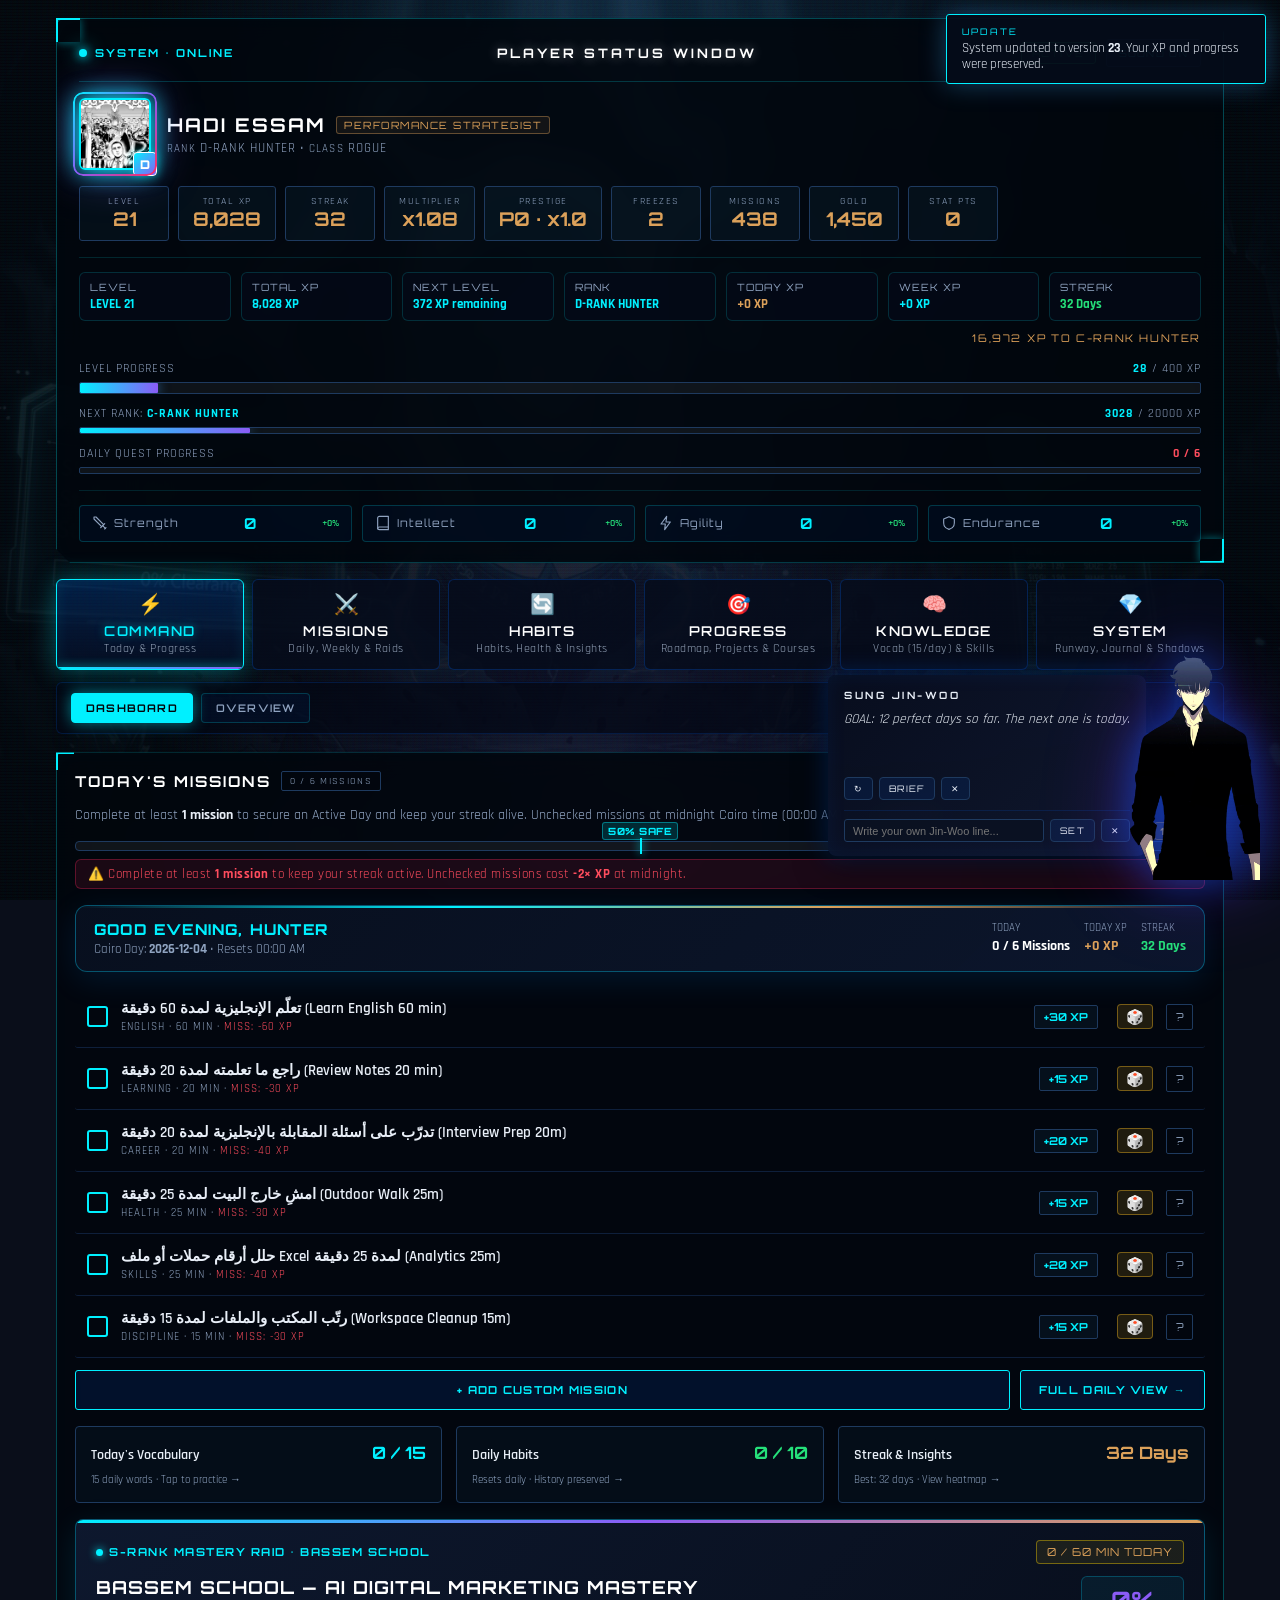
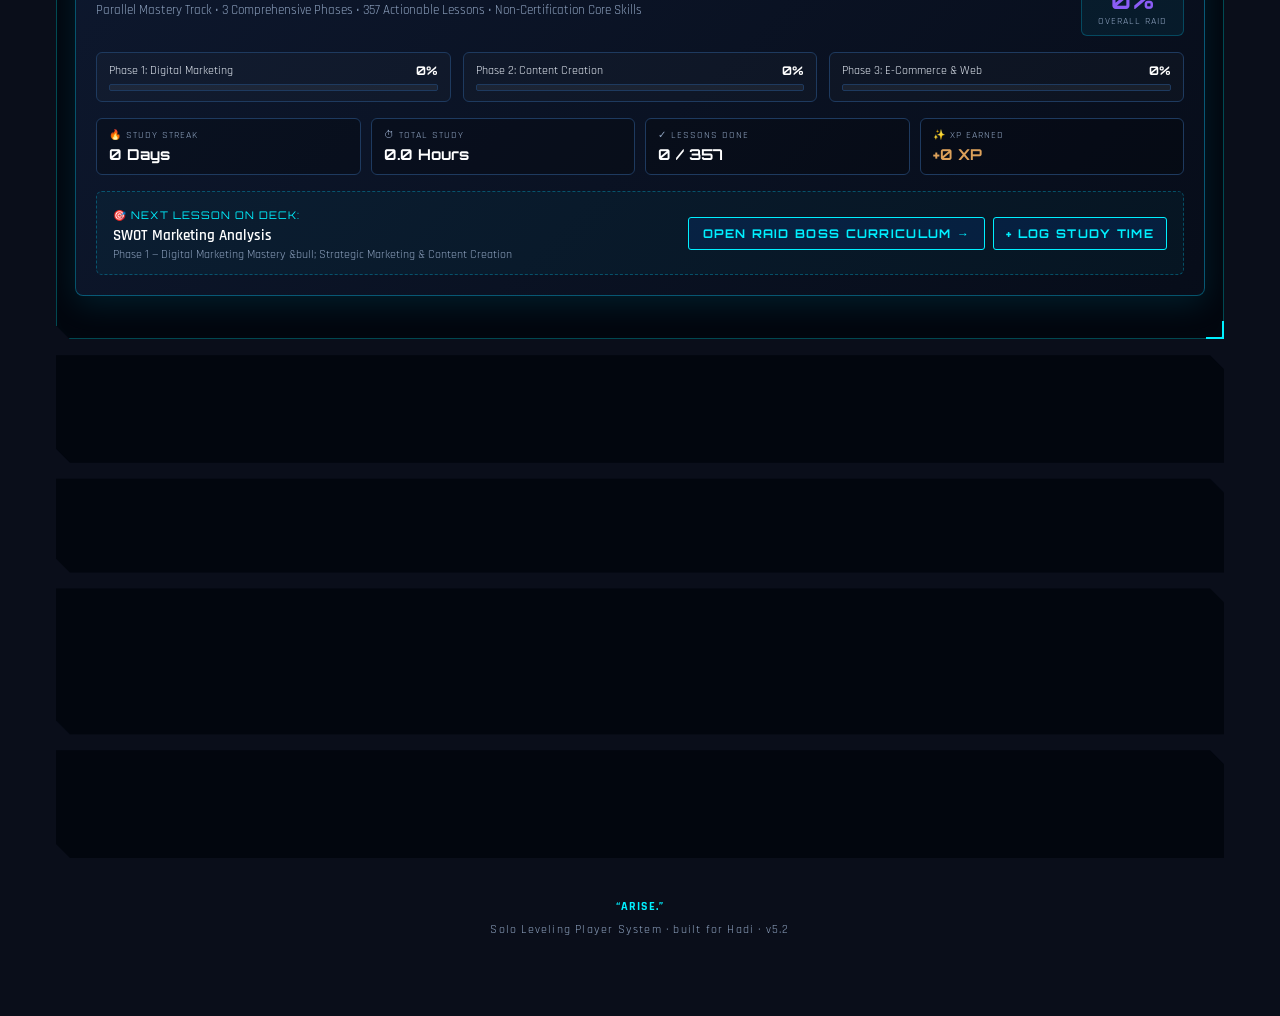
<file: index.html>
<!DOCTYPE html>
<html lang="en">
<head>
<meta charset="UTF-8">
<meta name="viewport" content="width=device-width, initial-scale=1.0, viewport-fit=cover">
<title>SOLO LEVELING &mdash; Player System</title>

<!-- install as a phone app -->
<link rel="manifest" href="manifest.json">
<meta name="theme-color" content="#04060c">
<meta name="mobile-web-app-capable" content="yes">
<meta name="apple-mobile-web-app-capable" content="yes">
<meta name="apple-mobile-web-app-status-bar-style" content="black-translucent">
<meta name="apple-mobile-web-app-title" content="SOLO LEVELING">
<link rel="apple-touch-icon" href="icons/apple-touch-icon.png">
<link rel="icon" type="image/x-icon" sizes="any" href="assets/jinwoo.ico">
<meta name="description" content="Gamified self-development system. Missions, levels, ranks and boss raids.">

<link rel="preconnect" href="https://fonts.googleapis.com">
<link rel="preconnect" href="https://fonts.gstatic.com" crossorigin>
<link href="https://fonts.googleapis.com/css2?family=Cairo:wght@400;600;700;800;900&family=Orbitron:wght@500;700;900&family=Rajdhani:wght@400;500;600;700&display=swap" rel="stylesheet">
<link rel="stylesheet" href="styles.css">
</head>
<body>

<div id="bgLayer"></div>
<div id="veil"></div>
<div id="lines"></div>
<div class="scanline-overlay"></div>
<div id="log"></div>

<!-- ============ JIN-WOO FLOATING GUIDE ============ -->
<div id="guidePop">
  <div id="gBubble">
    <div class="gbHead">SUNG JIN-WOO</div>
    <div id="gBubbleText">&nbsp;</div>
    <div class="gbFoot">
      <button class="gbtn" onclick="nextPhrase()">&#8635;</button>
      <button class="gbtn" onclick="showBriefing()">BRIEF</button>
      <button class="gbtn" onclick="toggleGuide()">&#10005;</button>
    </div>
    <div class="gbCustom">
      <input type="text" id="customPhraseInput" placeholder="Write your own Jin-Woo line..." maxlength="120">
      <button class="gbtn" onclick="setCustomPhrase()">SET</button>
      <button class="gbtn" onclick="clearCustomPhrase()" title="Clear custom line">&#10005;</button>
    </div>
  </div>
  <img src="assets/jinwoo.png" alt="Jin-Woo" id="gFig">
</div>

<!-- Floating reopen pill if Jin-Woo guide is minimized -->
<button id="guideReopenBtn" onclick="toggleGuide()" class="guide-reopen-btn" title="Open Sung Jin-Woo Guide">
  <img src="assets/jinwoo.ico" alt="Jin-Woo">
  <span>JIN-WOO</span>
</button>

<!-- ============ FLOATING POMODORO ============ -->
<div id="pomoFloat">
  <div id="pomoRing"></div>
  <div class="pomoInner">
    <div id="pomoLabel">FOCUS</div>
    <div id="pomoTime">25:00</div>
    <button class="pomoX" onclick="stopPomodoro()" title="Stop">&#10005;</button>
  </div>
</div>

<div id="ov"><div class="ovb" id="ovb">
  <div class="t" id="ovT">SYSTEM</div>
  <div class="n" id="ovN">LEVEL 2</div>
  <div class="s" id="ovS">Your strength has increased.</div>
</div></div>

<div id="modal"><div class="mbox">
  <h3 id="mT">Guide</h3>
  <div class="msub" id="mS">How to do it</div>
  <div class="mtxt" id="mX"></div>
  <button class="btn mclose" onclick="closeModal()">Close</button>
</div></div>

<!-- ============ TASK CREATION MODAL ============ -->
<div id="taskModal" class="lo-modal">
  <div class="lo-modal-box">
    <div class="lo-modal-head">
      <h3>+ Add Priority Task</h3>
      <button class="lo-modal-close" onclick="closeTaskModal()">&#10005;</button>
    </div>
    <div class="lo-modal-body">
      <div class="lo-form-group">
        <label>Task Title & Action:</label>
        <input type="text" id="tmTitle" placeholder="e.g. Audit CAPI Event Match Quality on Stape.io">
      </div>
      <div class="lo-form-row">
        <div class="lo-form-group">
          <label>Category / Domain:</label>
          <select id="tmSub">
            <option value="Performance Marketing">Performance Marketing</option>
            <option value="CAPI & Tracking">CAPI & Tracking</option>
            <option value="English Fluency">English Fluency</option>
            <option value="AI & Video Ads">AI & Video Ads</option>
            <option value="Saudi Outreach">Saudi Outreach</option>
            <option value="Finance & Runway">Finance & Runway</option>
          </select>
        </div>
        <div class="lo-form-group">
          <label>Priority:</label>
          <select id="tmPriority">
            <option value="high">High Priority</option>
            <option value="medium" selected>Medium Priority</option>
            <option value="normal">Normal</option>
          </select>
        </div>
      </div>
      <div class="lo-form-row">
        <div class="lo-form-group">
          <label>Estimated Duration:</label>
          <input type="text" id="tmDur" placeholder="e.g. 35 min" value="30 min">
        </div>
        <div class="lo-form-group">
          <label>XP Reward:</label>
          <input type="number" id="tmXP" value="20" min="5" max="100">
        </div>
      </div>
      <div class="lo-form-group">
        <label>Linked Project (Optional):</label>
        <select id="tmProject">
          <option value="">None / Standalone</option>
          <option value="p_ira">IRA Academy Case Studies</option>
          <option value="p_cv">ATS English CV</option>
          <option value="p_capi">CAPI & Server-Side Tracking</option>
          <option value="p_video">AI Video Ad Production</option>
          <option value="p_linkedin">LinkedIn Thought Leadership</option>
          <option value="p_pipeline">Gulf Agency Pipeline</option>
          <option value="p_runway">Saudi Relocation Runway Fund</option>
          <option value="p_english">English Fluency Drills</option>
        </select>
      </div>
      <div class="lo-form-group">
        <label>Strategic Why / Outcome Target:</label>
        <textarea id="tmWhy" placeholder="Why does this move the needle for your Saudi Arabia readiness?"></textarea>
      </div>
      <button class="btn" style="width:100%;margin-top:10px;" onclick="submitTaskModal()">Create Task</button>
    </div>
  </div>
</div>

<!-- ============ KNOWLEDGE NOTE MODAL ============ -->
<div id="noteModal" class="lo-modal">
  <div class="lo-modal-box">
    <div class="lo-modal-head">
      <h3>+ Add Knowledge Base Note</h3>
      <button class="lo-modal-close" onclick="closeNoteModal()">&#10005;</button>
    </div>
    <div class="lo-modal-body">
      <div class="lo-form-group">
        <label>Note Title:</label>
        <input type="text" id="nmTitle" placeholder="e.g. Stape.io Custom Domain CNAME Configuration">
      </div>
      <div class="lo-form-row">
        <div class="lo-form-group">
          <label>Category:</label>
          <select id="nmCat">
            <option value="Performance Marketing">Performance Marketing</option>
            <option value="Tracking & Data">Tracking & Data</option>
            <option value="Creative & Copy">Creative & Copy</option>
            <option value="Career & GCC">Career & GCC</option>
            <option value="Custom Notes" selected>Custom Notes</option>
          </select>
        </div>
        <div class="lo-form-group">
          <label>Tags (comma separated):</label>
          <input type="text" id="nmTags" placeholder="e.g. CAPI, Stape, DNS, Cookies">
        </div>
      </div>
      <div class="lo-form-group">
        <label>Note Content & Architectural Notes:</label>
        <textarea id="nmContent" style="height:150px;" placeholder="Document your verified steps, learnings, code, or campaign structure..."></textarea>
      </div>
      <button class="btn" style="width:100%;margin-top:10px;" onclick="submitNoteModal()">Save to Second Brain</button>
    </div>
  </div>
</div>

<!-- ============ HABIT GRADUATION ALERT MODAL ============ -->
<div id="habitGradModal" class="lo-modal">
  <div class="lo-modal-box" style="border-color:var(--gold);text-align:center;">
    <div style="font-size:42px;margin-bottom:10px;">🏆</div>
    <div class="lo-modal-badge" style="color:var(--gold);border-color:var(--gold);display:inline-block;padding:4px 12px;border:1px solid;border-radius:20px;font-family:var(--hud);font-size:11px;margin-bottom:8px;">NEW HABIT ESTABLISHED</div>
    <h3 id="hgTitle" style="color:#fff;font-family:var(--hud);margin:0 0 10px;">HABIT GRADUATED</h3>
    <div id="hgDesc" style="font-size:13px;color:var(--muted);line-height:1.6;margin-bottom:16px;">
      You have cleared this activity for 21+ consecutive days! It has now graduated to your permanent Habits system, freeing up your daily quest list.
    </div>
    <button class="btn" style="border-color:var(--gold);color:var(--gold);background:rgba(255,204,77,.15);width:100%;" onclick="closeHabitGradModal()">Acknowledge & Arise</button>
  </div>
</div>

<div class="wrap">

  <!-- ============ SYSTEM HUD (STATUS WINDOW) ============ -->
  <div class="panel system-hud-panel">
    <div class="sys-window-bar">
      <div class="sys-tag"><span class="sys-dot"></span> SYSTEM &bull; ONLINE</div>
      <div class="sys-title">PLAYER STATUS WINDOW</div>
      <div class="sys-actions">
        <span class="pauseBadge" id="pauseBadge" onclick="togglePause()" title="System Pause Mode">ACTIVE</span>
        <button class="muteBtn" id="muteBtn" onclick="toggleMute()" title="Toggle sound">Sound On</button>
      </div>
    </div>

    <div class="hud">
      <div class="avatar-frame">
        <div class="avatar"><img src="assets/avatar.jpg" alt="Hadi"></div>
        <div class="avatar-rank-pill" id="rankBadgeMini">E</div>
      </div>
      <div class="hudid">
        <div class="nm-row">
          <span class="nm">HADI ESSAM</span>
          <span class="player-title" id="playerTitle">PERFORMANCE STRATEGIST</span>
        </div>
        <div class="rk"><span class="rk-label">RANK</span> <span id="rankName">D-RANK HUNTER</span> &bull; <span class="cls-label">CLASS</span> <span id="hudClass">ROGUE</span></div>
      </div>
      <div class="badges">
        <div class="badge"><div class="k">Level</div><div class="v" id="bLevel">21</div></div>
        <div class="badge"><div class="k">Total XP</div><div class="v" id="bXP">8,028</div></div>
        <div class="badge"><div class="k">Streak</div><div class="v" id="bStreak">28</div></div>
        <div class="badge"><div class="k">Multiplier</div><div class="v" id="multBadge">x1.14</div></div>
        <div class="badge"><div class="k">Prestige</div><div class="v" id="prestigeBadge">P0 &bull; x1.0</div></div>
        <div class="badge"><div class="k">Freezes</div><div class="v" id="bFreeze">2</div></div>
        <div class="badge"><div class="k">Missions</div><div class="v" id="bQuests">438</div></div>
        <div class="badge"><div class="k">Gold</div><div class="v" id="bGold">1,450</div></div>
        <div class="badge"><div class="k">Stat Pts</div><div class="v" id="bStatPts">5</div></div>
      </div>
    </div>

    <!-- HUNTER PROGRESS SUMMARY (XP-CORE PROGRESSION) -->
    <div class="hunter-progress-panel">
      <div class="hp-pill"><span class="hp-k">LEVEL</span><b class="hp-v" id="hpLevelVal">LEVEL 1</b></div>
      <div class="hp-pill"><span class="hp-k">TOTAL XP</span><b class="hp-v" id="hpXpVal">0 XP</b></div>
      <div class="hp-pill"><span class="hp-k">NEXT LEVEL</span><b class="hp-v" id="hpNextLvVal">400 XP remaining</b></div>
      <div class="hp-pill"><span class="hp-k">RANK</span><b class="hp-v" id="hpRankVal">E-RANK</b></div>
      <div class="hp-pill"><span class="hp-k">TODAY XP</span><b class="hp-v gold" id="hpDailyVal">+0 XP</b></div>
      <div class="hp-pill"><span class="hp-k">WEEK XP</span><b class="hp-v" id="hpWeeklyVal">+0 XP</b></div>
      <div class="hp-pill"><span class="hp-k">STREAK</span><b class="hp-v green" id="hpStreakVal">0 Days</b></div>
    </div>

    <div class="rankTease" id="rankTease">&nbsp;</div>

    <!-- PROGRESS GAUGES -->
    <div class="xpbox">
      <div class="meta"><span>LEVEL PROGRESS</span><span><b id="xpNow">0</b> / <span id="xpNeed">400</span> XP</span></div>
      <div class="bar"><i id="xpBar"></i></div>
      <div class="meta" style="margin-top:12px"><span>NEXT RANK: <b id="nextRank">D-RANK</b></span><span><b id="rankNow">0</b> / <span id="rankNeed">800</span> XP</span></div>
      <div class="bar thin"><i id="rankBar"></i></div>
      <div class="meta" style="margin-top:12px"><span>DAILY QUEST PROGRESS</span><span><b id="penLabel">0 / 10</b></span></div>
      <div class="bar thin pen"><i id="penBar"></i></div>
      <div class="meta" id="debtRow" style="margin-top:12px;display:none">
        <span style="color:var(--red)">FREEZE DEBT OUTSTANDING</span>
        <span style="color:var(--red)"><b id="debtVal">0</b> XP TO REPAY</span>
      </div>
    </div>

    <!-- RPG ATTRIBUTES QUICK BAR -->
    <div class="stats-quick-bar" id="statsPanel"></div>
  </div>

  <!-- Hidden anchor for System AI Coach Message (Delivered via Sung Jin-Woo floating guide) -->
  <span id="coach-message" style="display:none">Awaken, Hunter. Prove yourself again today.</span>

  <div class="panel" id="startBanner" style="display:none;border-color:var(--gold);background:rgba(255,204,77,.06)">
    <div class="st"><h2 style="color:var(--gold)">System Dormant</h2><span class="tag">NOT STARTED</span></div>
    <div class="hint" style="margin-bottom:12px">No penalties apply yet. The System only starts judging you once you complete your first mission &mdash; so you can fix your sleep and your surroundings first, then begin clean.</div>
    <button class="btn" style="border-color:var(--gold);color:var(--gold);background:rgba(255,204,77,.12)" onclick="startSystem()">Begin Day 1 Now</button>
  </div>

  <!-- ============ MASTER SYSTEM PORTALS DOCK ============ -->
  <div class="portal-dock">
    <div class="portal-btn active" data-portal="dash" onclick="switchPortal('dash', 'dash')">
      <span class="p-icon">⚡</span>
      <span class="p-name">COMMAND</span>
      <span class="p-desc">Today &amp; Progress</span>
    </div>
    <div class="portal-btn" data-portal="quests" onclick="switchPortal('quests', 'daily')">
      <span class="p-icon">⚔️</span>
      <span class="p-name">MISSIONS</span>
      <span class="p-desc">Daily, Weekly &amp; Raids</span>
    </div>
    <div class="portal-btn" data-portal="habits" onclick="switchPortal('habits', 'habits')">
      <span class="p-icon">🔄</span>
      <span class="p-name">HABITS</span>
      <span class="p-desc">Habits, Health &amp; Insights</span>
    </div>
    <div class="portal-btn" data-portal="roadmap" onclick="switchPortal('roadmap', 'roadmap')">
      <span class="p-icon">🎯</span>
      <span class="p-name">PROGRESS</span>
      <span class="p-desc">Roadmap, Projects &amp; Courses</span>
    </div>
    <div class="portal-btn" data-portal="knowledge" onclick="switchPortal('knowledge', 'vocab')">
      <span class="p-icon">🧠</span>
      <span class="p-name">KNOWLEDGE</span>
      <span class="p-desc">Vocab (15/day) &amp; Skills</span>
    </div>
    <div class="portal-btn" data-portal="resources" onclick="switchPortal('resources', 'expenses')">
      <span class="p-icon">💎</span>
      <span class="p-name">SYSTEM</span>
      <span class="p-desc">Runway, Journal &amp; Shadows</span>
    </div>
  </div>

  <!-- SUB-NAV PILLS BAR -->
  <div class="subnav-container" id="subnavContainer"></div>

  <!-- ============ DASHBOARD ============ -->
  <div class="page active" id="dash">
    <div class="panel">
      <div class="st"><h2>Today's Missions</h2><span class="tag" id="todayTag">TODAY</span></div>
      <div class="hint">Complete at least <b>1 mission</b> to secure an Active Day and keep your streak alive. Unchecked missions at midnight Cairo time (00:00 AM) cost <b>-2&times; Base XP</b>.</div>
      <div class="quest-progress-container" style="margin-bottom:16px;">
        <div class="bar thin quest-bar-relative">
          <i id="dashBar"></i>
          <div class="threshold-marker marker-50" title="50% Streak Protection Threshold"><span class="marker-flag">50% SAFE</span></div>
          <div class="threshold-marker marker-100" title="100% S-Rank Bonus Threshold"><span class="marker-flag">100% S-RANK</span></div>
        </div>
        <div class="quest-threshold-status" id="dashThresholdStatus"></div>
      </div>
      <div id="dashList"></div>
    </div>

    <div class="panel">
      <div class="st"><h2>Boss Raid Progress</h2><span class="tag">LINKED TO MISSIONS</span></div>
      <div class="hint">Completing daily and weekly missions automatically advances your boss raids. Watch the bars fill as you work.</div>
      <div id="bossProgress"></div>
    </div>

    <div class="panel" id="streakDanger" style="border-color:var(--red);background:rgba(255,77,94,.07);display:none">
    <div class="st"><h2 style="color:var(--red)">Streak In Danger</h2><span class="tag" style="color:var(--red);border-color:rgba(255,77,94,.5)">ACT NOW</span></div>
    <div class="hint" style="margin-bottom:0">Your <b id="sdStreak">0</b>-day streak has nothing logged today and there are <b id="sdHours">4 hours</b> left. Clear one mission &mdash; any mission &mdash; and the streak survives. Skip it and you start again from zero.</div>
  </div>

  <div class="panel" id="reviewBanner" style="border-color:var(--gold);background:rgba(255,204,77,.06);display:none">
      <div class="st"><h2 style="color:var(--gold)">Weekly Review Is Due</h2><span class="tag">SUNDAY CHECKPOINT</span></div>
      <div class="hint" style="margin-bottom:12px">Five questions about the week you just finished. Worth <b>+120 XP</b>, and it is the only thing that stops you repeating the same mistakes.</div>
      <button class="btn" style="border-color:var(--gold);color:var(--gold);background:rgba(255,204,77,.12)" onclick="goTab('review')">Open Weekly Review</button>
    </div>

    <div class="panel">
      <div class="st"><h2>System Log</h2><span class="tag">RECENT</span></div>
      <div id="history" class="hint">No activity recorded yet. Start your first mission.</div>
    </div>
  </div>

  <!-- ============ LIFE COMMAND CENTER ============ -->
  <div class="page" id="lifestatus">
    <div id="lifeCommandRoot"></div>
  </div>

  <!-- ============ TASKS & QUESTS (LIFE OS) ============ -->
  <div class="page" id="tasks">
    <div id="taskManagerContainer"></div>
  </div>

  <!-- ============ DAILY ============ -->
  <div class="page" id="daily">
    <div class="panel">
      <div class="st"><h2>Daily Missions</h2><span class="tag" id="dailyTag">RESETS MIDNIGHT</span></div>
      <div class="hint">Tap a mission to complete it. Tap <b>?</b> for the full instructions &mdash; every mission tells you exactly what to do.</div>
      <div id="dailyList"></div>
    </div>

    <div class="panel">
      <div class="st"><h2>Habit Strength Index</h2><span class="tag">DYNAMIC 0-100</span></div>
      <div class="hint">Consistent completion strengthens your daily habits. Unchecked daily missions at Cairo midnight deduct <b>-2&times; Base XP</b> via the unified XP ledger.</div>
      <div id="strengthBars"></div>
    </div>
  </div>

  <!-- ============ WEEKLY ============ -->
  <div class="page" id="weekly">
    <div class="panel">
      <div class="st"><h2>Weekly Missions</h2><span class="tag">RESETS FRIDAY</span></div>
      <div class="hint">Bigger actions, bigger rewards. These are the moves that change your rank.</div>
      <div id="weeklyList"></div>
    </div>
  </div>

  <!-- ============ BOSS ============ -->
  <div class="page" id="boss">
    <div class="panel">
      <div class="st"><h2>Boss Raids</h2><span class="tag">LONG TERM</span></div>
      <div class="hint">Each raid is a real goal, split into steps. Clear every step and the boss falls.</div>
      <div id="bossList"></div>
    </div>
  </div>

  <!-- ============ COURSES ============ -->
  <div class="page" id="courses">
      <div class="panel">
        <div class="st"><h2>Course Tree</h2><span class="tag">ORDERED BY IMPORTANCE</span></div>
        <div class="hint">Courses ranked by impact. Complete a course to unlock the ones that depend on it. Each course gives <b>+60 XP</b>.</div>
        <div id="courseTree"></div>
      </div>

      <div class="panel">
        <div class="st"><h2>All Courses</h2><span class="tag" id="courseTag">0 / 36 DONE</span></div>
        <div class="hint">Full list of all courses. Stage 1 opens now, stage 2 at level 10, stage 3 at level 30.</div>
        <div id="courseList"></div>
      </div>
    </div>

  <!-- ============ ROADMAP ============ -->
  <div class="page" id="roadmap">
    <div id="roadList"></div>
  </div>

  <!-- ============ NOTION-STYLE PROJECTS ============ -->
  <div class="page" id="projects">
    <div id="projectsContainer"></div>
  </div>

  <!-- ============ LIBRARY ============ -->
  <div class="page" id="library">
      <div class="panel">
        <div class="st"><h2>How to Actually Get Something Out of a Book</h2><span class="tag">READ THIS FIRST</span></div>
        <div class="hint">Reading a book is not the goal. Changing how you work is the goal. These are the rules that make the difference between finishing a book and using it.</div>

        <div class="readMethod">
          <div class="rmStep"><span class="rmNum">1</span>
            <div><div class="rmTitle">Read with a pen, never without</div>
            <div class="rmBody">Underline. Write in the margin. A book you have written in is a book you will use. A clean book is a book you will forget.</div></div>
          </div>

          <div class="rmStep"><span class="rmNum">2</span>
            <div><div class="rmTitle">Stop at every idea and say it in your own words</div>
            <div class="rmBody">If you cannot explain it back to yourself, you did not understand it. Close the book, say it out loud, then open it again. This single habit is worth more than reading ten books.</div></div>
          </div>

          <div class="rmStep"><span class="rmNum">3</span>
            <div><div class="rmTitle">Turn one idea into one action before you read the next</div>
            <div class="rmBody">Do not finish a book with 40 highlights and no change. Pick <b>one</b> thing and do it this week. One used idea beats fifty collected ones.</div></div>
          </div>

          <div class="rmStep"><span class="rmNum">4</span>
            <div><div class="rmTitle">For English books: read at 95% understanding, not 100%</div>
            <div class="rmBody">If you need a dictionary for every third word, the book is too hard. If you need it once a page, it is perfect. Stop looking up every unknown word &mdash; guess from context, check later.</div></div>
          </div>

          <div class="rmStep"><span class="rmNum">5</span>
            <div><div class="rmTitle">Read the same paragraph out loud once</div>
            <div class="rmBody">Reading silently trains reading. Reading out loud trains speaking, pronunciation and rhythm. Your speaking is 50/B1 and needs the work &mdash; every book is a speaking exercise if you let it be.</div></div>
          </div>

          <div class="rmStep"><span class="rmNum">6</span>
            <div><div class="rmTitle">Summarise the chapter in three sentences &mdash; in English</div>
            <div class="rmBody">This is the most valuable habit on this list for you. Three sentences, written down, in English. It trains writing (your A2 gap), comprehension and recall all at once. Put them in a notebook.</div></div>
          </div>

          <div class="rmStep"><span class="rmNum">7</span>
            <div><div class="rmTitle">Re-read the best book twice</div>
            <div class="rmBody">The second read of a good book teaches more than the first read of a new one. The only books worth re-reading are the ones you acted on the first time.</div></div>
          </div>
        </div>

        <div class="rmWarning">
          <b>The trap:</b> it feels productive to collect books, download them, and mark them "read". It is not. You are not building a library. You are building a skill set. One book, applied, is worth a hundred on this list.
        </div>
      </div>

      <div class="panel">
        <div class="st"><h2>Library</h2><span class="tag" id="libTag">0 / 15 READ</span></div>
        <div class="hint">Real books, free and legal, readable right now. Open one with <b>READ FREE</b>, then come back and mark it done for XP. Start with <b>As a Man Thinketh</b> &mdash; it takes 35 minutes.</div>
        <div id="libList"></div>
      </div>
    <div class="panel">
      <div class="st"><h2>English &mdash; Your Measured Profile</h2><span class="tag">EF SET 4-SKILL</span></div>
      <div class="hint">Scored separately, not one blended number. This is what actually tells you where to work.</div>
      <div id="skillGrid"></div>
      <div class="hint" style="margin-top:16px;margin-bottom:0" id="skillMath"></div>
    </div>

    <div class="panel">
      <div class="st"><h2>English Tools</h2><span class="tag">FREE</span></div>
      <div class="hint">Ordered by what actually moves your score. The first one is the only one that matters right now.</div>
      <div id="engList"></div>
    </div>
  </div>

  <!-- ============ SECOND BRAIN KNOWLEDGE BASE ============ -->
  <div class="page" id="knowledge">
    <div id="knowledgeBaseContainer"></div>
  </div>

  <!-- ============ SKILLS ============ -->
  <div class="page" id="skills">
      <div id="skillsMatrixContainer"></div>

      <div class="panel">
        <div class="st"><h2>Skill Tree</h2><span class="tag">ORDERED BY IMPORTANCE</span></div>
        <div class="hint">Skills ranked by impact on your career. Complete a skill to unlock the ones that depend on it. Each skill has real places to learn it.</div>
        <div id="skillTree"></div>
      </div>

      <div class="panel">
        <div class="st"><h2>Skills You Need But Did Not Ask For</h2><span class="tag">GAPS I SPOTTED</span></div>
        <div class="hint">These are not in your CV and not in your daily missions. They are the things that will quietly cost you money, time or a client if you skip them.</div>
        <div id="extraList"></div>
      </div>
    </div>

  <!-- ============ MONEY ============ -->
  <div class="page" id="money">
    <div class="panel">
      <div class="st"><h2>Money From Home</h2><span class="tag">UNTIL RIYADH</span></div>
      <div class="hint">Practical ways to earn income from home while you prepare for Saudi Arabia. Each idea has steps — complete them to earn <b>+50 XP</b> per idea.</div>
      <div id="moneyList"></div>
    </div>
  </div>

  <!-- ============ SPEAKING ============ -->
  <div class="page" id="speaking">
    <div class="panel">
      <div class="st"><h2>Speaking & Pronunciation</h2><span class="tag" id="speakingProgressTag">0%</span></div>
      <div class="hint">Practice the sounds that Arabic speakers find hardest. Use the tools, repeat the words, record yourself, and track your progress.</div>
      <div id="speakingProgress"></div>
    </div>

    <div class="panel">
      <div class="st"><h2>The B / P Problem &mdash; Fix This First</h2><span class="tag">YOUR #1 ISSUE</span></div>
      <div class="hint">Arabic does not have a <b>/p/</b> sound, so Arabic speakers almost always say <b>/b/</b> instead. You say <i>berformance</i> instead of <i>performance</i>. This is the single most common pronunciation error in your field, and it is the first thing a native speaker notices. Every word below is one you actually use at work.</div>
      <div id="bpDrill"></div>
    </div>

    <div class="panel">
      <div class="st"><h2>Pronunciation Tools</h2><span class="tag">FREE</span></div>
      <div id="speakingTools"></div>
    </div>

    <div class="panel">
      <div class="st"><h2>Difficult Words</h2><span class="tag" id="speakingWordsTag">0 / 100 DONE</span></div>
      <div id="speakingWords"></div>
    </div>

    <div class="panel">
      <div class="st"><h2>Hardest Sounds for Arabic Speakers</h2><span class="tag">6 SOUNDS</span></div>
      <div id="speakingSounds"></div>
    </div>

    <div class="panel">
      <div class="st"><h2>Practice Sentences</h2><span class="tag">BY SOUND GROUP</span></div>
      <div id="speakingSentences"></div>
    </div>

    <div class="panel">
      <div class="st"><h2>Daily 15-Minute Plan</h2><span class="tag">EVERY DAY</span></div>
      <div id="speakingDailyPlan"></div>
    </div>

    <div class="panel">
      <div class="st"><h2>4-Week Schedule</h2><span class="tag">BUILD UP</span></div>
      <div id="speakingSchedule"></div>
    </div>
  </div>

  <!-- ============ REVIEW ============ -->
  <div class="page" id="review">
    <div class="panel">
      <div class="st"><h2>Weekly Review</h2><span class="tag" id="reviewTag">NOT DONE</span></div>
      <div class="hint">Five questions, every Sunday. Write the answers down &mdash; a week that is not reviewed is a week that is repeated. Worth <b>+120 XP</b>.</div>
      <div class="frm" id="reviewForm"></div>
      <button class="btn" style="margin-top:14px" onclick="submitReview()">Save This Week's Review</button>
    </div>
    <div class="panel">
      <div class="st"><h2>Past Reviews</h2><span class="tag" id="reviewCount">0</span></div>
      <div id="reviewList" class="hint">No reviews saved yet.</div>
    </div>
  </div>

  <!-- ============ INSIGHTS (merged with Status) ============ -->
  <div class="page" id="insight">
    <div class="panel">
      <div class="st"><h2>Streak Calendar</h2><span class="tag">THIS MONTH</span></div>
      <div class="hint">Every day you complete at least one mission lights up. The colour shows how much you did. Your streak is the run of lit days ending today &mdash; that is what the multiplier is built on.</div>
      <div id="heatMap"></div>
      <div id="streakStats" class="grid" style="margin-top:18px"></div>
    </div>

    <div class="panel">
      <div class="st"><h2>Where Your XP Comes From</h2><span class="tag">BREAKDOWN</span></div>
      <div id="xpBreak"></div>
    </div>

    <div class="panel">
      <div class="st"><h2>Progress to Next Rank</h2><span class="tag" id="rankProgTag">E-RANK</span></div>
      <div id="rankProg"></div>
    </div>

    <div class="panel">
      <div class="st"><h2>Hunter Rank</h2><span class="tag">E &rarr; S</span></div>
      <div id="rankList"></div>
    </div>

    <div class="panel">
      <div class="st"><h2>Status Window</h2><span class="tag">HONEST</span></div>
      <div class="hint">Built from your real CV, income, health data and English level. The starting levels are an assessment, not a guess.</div>
      <div class="grid" id="statGrid"></div>
    </div>

    <div class="panel">
      <div class="st"><h2>Straight Assessment</h2><span class="tag">NO FLATTERY</span></div>
      <div id="assessList"></div>
    </div>

    <div class="panel">
      <div class="st"><h2>Badges</h2><span class="tag" id="badgeTag">0 / 32 EARNED</span></div>
      <div class="hint">Earned once, kept forever. They are not tied to your level &mdash; you cannot lose them.</div>
      <div class="badgeGrid" id="badgeGrid"></div>
    </div>

    <div class="panel">
      <div class="st"><h2>Domain Balance</h2><span class="tag">ARE YOU NEGLECTING SOMETHING?</span></div>
      <div class="hint">If one bar is far shorter than the rest, that part of your life is being ignored. The System notices.</div>
      <div id="domainBal"></div>
    </div>

    <div class="panel">
      <div class="st"><h2>Streak Protection</h2><span class="tag">FREEZE</span></div>
      <div class="hint">A freeze saves your streak if you miss a day by accident. You start with <b>zero</b> freezes, earn another every 21-day streak, and can hold a maximum of two. The catch: using one costs HP and leaves a debt you have to earn back in missions.</div>
      <div class="grid">
        <div class="stat"><div class="h"><span class="n">Freezes Held</span><span class="lv" id="rF">1</span></div><div class="sb">Maximum 2 at a time</div></div>
        <div class="stat"><div class="h"><span class="n">Cost to Buy</span><span class="lv" id="fCost">300</span></div><div class="sb">XP per freeze</div></div>
        <div class="stat"><div class="h"><span class="n">Debt per Use</span><span class="lv" id="fDebt">150</span></div><div class="sb">XP you must earn back</div></div>
        <div class="stat"><div class="h"><span class="n">Earned Every</span><span class="lv" id="fEvery">21</span></div><div class="sb">Days of unbroken streak</div></div>
      </div>
      <button class="btn" style="margin-top:14px" onclick="buyFreeze()">Buy a Freeze</button>
    </div>

    <div class="panel">
      <div class="st"><h2>Records</h2><span class="tag">ALL TIME</span></div>
      <div class="grid">
        <div class="stat"><div class="h"><span class="n">Missions Completed</span><span class="lv" id="rQ">0</span></div><div class="sb">Daily and weekly combined</div></div>
        <div class="stat"><div class="h"><span class="n">Raid Steps Cleared</span><span class="lv" id="rS">0</span></div><div class="sb">Progress on long-term goals</div></div>
        <div class="stat"><div class="h"><span class="n">Best Streak</span><span class="lv" id="rB">0</span></div><div class="sb">Consecutive active days</div></div>
        <div class="stat"><div class="h"><span class="n">Courses Finished</span><span class="lv" id="rC">0</span></div><div class="sb">From the Course Track</div></div>
        <div class="stat"><div class="h"><span class="n">Rewards Claimed</span><span class="lv" id="rR">0</span></div><div class="sb">Real rewards you actually took</div></div>
        <div class="stat"><div class="h"><span class="n">Penalties Taken</span><span class="lv" id="rP">0</span></div><div class="sb">Failed daily quests</div></div>
        <div class="stat"><div class="h"><span class="n">XP Lost</span><span class="lv" id="rL">0</span></div><div class="sb">The cost of missed days</div></div>
      </div>
    </div>
  </div>

  <!-- ============ VOCABULARY ============ -->
  <div class="page" id="vocab">
    <div class="panel">
      <div class="st"><h2>Today's Vocabulary</h2><span class="tag" id="vocabTag">0 / 15 LEARNED</span></div>
      <div class="hint">Fifteen new words a day for media buying, performance marketing, analytics, and client communication. Rotates automatically at Cairo midnight (00:00 AM).</div>
      <div id="vocabToday"></div>
      <button class="btn" style="margin-top:14px" onclick="learnAllVocab()">Mark All Learned Today</button>
    </div>
    <div class="panel">
      <div class="st"><h2>Progress</h2><span class="tag" id="vocabTotalTag">0 WORDS</span></div>
      <div class="grid">
        <div class="stat"><div class="h"><span class="n">Words Mastered</span><span class="lv" id="vTotal">0</span></div><div class="sb">Mastered across all days</div></div>
        <div class="stat"><div class="h"><span class="n">Today</span><span class="lv" id="vToday">0 / 15</span></div><div class="sb">Rotates at midnight Cairo</div></div>
        <div class="stat"><div class="h"><span class="n">Days Practiced</span><span class="lv" id="vDays">0</span></div><div class="sb">Daily sets recorded in history</div></div>
        <div class="stat"><div class="h"><span class="n">Vocabulary Pool</span><span class="lv" id="vPool">0</span></div><div class="sb">Total words available in the system</div></div>
      </div>
    </div>
    <div class="panel">
      <div class="st"><h2>Word Bank</h2><span class="tag" id="bankTag">ALL</span></div>
      <div class="hint">Every word in the system, grouped by category. Unseen words are prioritized in each day's 15-word rotation.</div>
      <div id="vocabBank"></div>
    </div>
  </div>

  <!-- ============ SHADOW ARMY, VISION & RELICS ============ -->
  <div class="page" id="shadow">
    <div class="panel">
      <div class="st"><h2>Eggs</h2><span class="tag" id="eggTag">0 READY</span></div>
      <div class="hint">Eggs are earned by playing &mdash; they cost nothing and there is nothing to farm. Clear missions, keep your streak, finish raids, and they pile up on their own. Open them whenever you like.</div>
      <div id="eggList"></div>
    </div>

    <div class="panel">
      <div class="st"><h2>Shadow Soldier</h2><span class="tag" id="shadowTag">LEVEL 0</span></div>
      <div class="hint">Your Shadow grows automatically as you complete missions &mdash; one level every 8 missions. Keep working and it evolves.</div>
      <div id="shadowDisplay" style="text-align:center;padding:20px;"></div>
    </div>

    <div class="panel">
      <div class="st"><h2>Shadow Army</h2><span class="tag" id="charTag">0 / 15 UNLOCKED</span></div>
      <div class="hint">Every character you have summoned. Duplicates raise a character's star rating instead of going to waste &mdash; five stars is the ceiling.</div>
      <div id="charList"></div>
    </div>

    <div class="panel">
      <div class="st"><h2>Vision Board</h2><span class="tag" id="visionTag">0 / 6 SET</span></div>
      <div class="hint">The six things you are actually working toward. Tap to pin the ones that matter most &mdash; they stay lit on this board.</div>
      <div id="visionGrid" class="grid" style="margin-top:14px;"></div>
    </div>

    <div class="panel">
      <div class="st"><h2>Hunter Equipment &amp; Relics</h2><span class="tag">ACTIVE LOADOUT</span></div>
      <div class="hint">Equip weapons, armor, and accessories dropped from boss raids to gain permanent XP and drop chance multipliers.</div>
      <div id="equipmentPanel"></div>
    </div>

    <div class="panel" style="border-color:var(--glow2);background:rgba(157,0,255,0.05);">
      <div class="st"><h2 style="color:#d8b4fe">Prestige Awakening</h2><span class="tag" style="border-color:var(--glow2);color:#d8b4fe">LEVEL 10+</span></div>
      <div class="hint">Reset Level and XP to 1 in exchange for a permanent <b>+0.1x XP multiplier</b> across the entire System. Badges, shadow army, and achievements remain untouched.</div>
      <button class="btn" style="border-color:var(--glow2);background:rgba(157,0,255,0.18);color:#fff;" onclick="doPrestige()">Perform Prestige Awakening</button>
    </div>
  </div>

  <!-- ============ UP TO DATE ============ -->
  <div class="page" id="uptodate">
    <div id="uptodateList"></div>
  </div>

  <!-- ============ PODCASTS ============ -->
  <div class="page" id="podcasts">
    <div class="panel">
      <div class="st"><h2>Podcasts</h2><span class="tag">LISTEN TO GET AHEAD</span></div>
      <div class="hint">Curated shows for your situation: mindset, sales, marketing, finding work, and making money. Tap a category, pick one, and listen while you walk, train, or commute. Fifteen minutes a day is a book a month.</div>
      <div id="podcastCats"></div>
    </div>
    <div class="panel">
      <div id="podcastList"></div>
    </div>
    <div class="panel">
      <div class="st"><h2>Why / Goal / Dream</h2><span class="tag">THE REMINDER</span></div>
      <div class="hint">Jin-Woo says these on a schedule now — in the morning he tells you WHY, at night your GOAL, and midday your DREAM. Read them and mean them.</div>
      <div id="whyPanel"></div>
    </div>
  </div>

  <!-- ============ EXPENSES & RELOCATION ============ -->
  <div class="page" id="expenses">
    <div id="relocationRunwayContainer"></div>
    <div class="panel">
      <div class="st"><h2>Money Expenses Calendar</h2><span class="tag">DAILY TRACKER</span></div>
      <div class="hint">Track every pound you spend. Awareness is the first step to control. Select a date, add a note, and watch your spending patterns.</div>
      <div id="expenseCalendar"></div>
    </div>
    <div class="panel">
      <div class="st"><h2>Add Expense</h2><span class="tag">LOG IT</span></div>
      <div class="expense-form">
        <input type="date" id="expenseDate">
        <input type="number" id="expenseAmount" placeholder="Amount (EGP)" min="0" step="0.01">
        <input type="text" id="expenseNote" placeholder="What did you spend on?">
        <select id="expenseCategory">
          <option value="food">Food & Drinks</option>
          <option value="transport">Transport</option>
          <option value="bills">Bills & Utilities</option>
          <option value="shopping">Shopping</option>
          <option value="health">Health</option>
          <option value="education">Education</option>
          <option value="entertainment">Entertainment</option>
          <option value="other">Other</option>
        </select>
        <button class="btn" onclick="addExpense()">Add Expense</button>
      </div>
    </div>
    <div class="panel">
      <div class="st"><h2>Financial Memory Ledger &amp; Instant Search</h2><span class="tag">سجل الذاكرة المالية</span></div>
      <div class="hint">ابحث في أي وقت عن أي مصروف سابق نسيته (مثال: كشري, سفر, مواصلات, قهوة, كورة)، واسترجع تاريخه وقيمته وأقسامه بدقة ليكون مرجعك المالي الدائم.</div>
      <div id="expenseSearchLedger"></div>
    </div>
    <div class="panel">
      <div class="st"><h2>Monthly Summary</h2><span class="tag">OVERVIEW</span></div>
      <div id="expenseSummary"></div>
    </div>
  </div>

  <!-- ============ DAILY REFLECTIONS & JOURNAL ============ -->
  <div class="page" id="journal">
    <div id="journalContainer"></div>
  </div>

  <!-- ============ HABITS ============ -->
  <div class="page" id="habits">
    <div id="habitTrackerContainer"></div>
    <div id="habitList"></div>
  </div>

    <!-- ============ HEALTH & RECOVERY ============ -->
  <div class="page" id="health">
    <div id="health-portal-content"></div>
  </div>

  <!-- ============ TIME & GOAL PLANNER ============ -->
  <div class="page" id="planner">
    <div id="planner-portal-content"></div>
  </div>

  <div class="foot">
    <b>&ldquo;ARISE.&rdquo;</b><br>
    Solo Leveling Player System &middot; built for Hadi &middot; v5.2
  </div>
</div>

<script src="seed_data.js"></script>
<script src="data.js"></script>
<script src="core_system.js"></script>
<script src="core_storage.js"></script>
<script src="app.js"></script>
<script src="core_xp.js"></script>
<script src="vocab.js"></script>
<script src="habits.js"></script>
<script src="core_tasks.js"></script>
<script src="icons.js"></script>
<script src="podcasts.js"></script>
<script src="speaking.js"></script>
<script src="_features1.js"></script>
<script src="_features2.js"></script>
<script src="_features3.js"></script>
<script src="uptodate.js"></script>
<script src="expenses.js"></script>
<script src="life_health.js"></script>
<script src="life_planner.js"></script>
<script src="life_finance.js"></script>
<script src="bassem_data.js"></script>
<script src="render.js"></script>
<script src="bassem_engine.js"></script>
<script src="ui_command_center.js"></script>
<script src="ui_command_palette.js"></script>
<script src="ui_diagnostics.js"></script>
<script>
boot();

/* ------------------------------------------------------------------
   SERVICE WORKER REGISTRATION + AUTO-UPDATE

   The old code registered the worker and did nothing else. That meant
   when a new worker was waiting, the page kept running the OLD code
   until the user manually closed and reopened everything.

   Now:
     1. We listen for a new worker waiting to take over and offer a
        one-tap "UPDATE AVAILABLE" bar at the top of the page.
     2. If the update is only to data/missions, we apply it silently
        with a light reload — no hard refresh, no Ctrl+Shift+R.
   ------------------------------------------------------------------ */
(function(){
  if(!('serviceWorker' in navigator)) return;

  let reg = null;
  let refreshing = false;

  window.addEventListener('load', () => {
    navigator.serviceWorker.register('sw.js').then(r => {
      reg = r;

      /* a new worker is waiting — the app can be updated now */
      r.addEventListener('updatefound', () => {
        const sw = r.installing;
        if(!sw) return;
        sw.addEventListener('statechange', () => {
          if(sw.state === 'installed' && navigator.serviceWorker.controller){
            showUpdateBar(() => {
              /* let the new worker take over, then reload once */
              sw.postMessage({ type: 'SKIP_WAITING' });
            });
          }
        });
      });

      /* the new worker took control — reload once so the new code runs */
      navigator.serviceWorker.addEventListener('controllerchange', () => {
        if(refreshing) return;
        refreshing = true;
        window.location.reload();
      });
    }).catch(() => {});
  });

  /* the "UPDATE AVAILABLE" bar */
  function showUpdateBar(onApply){
    if(document.getElementById('updBar')) return;
    const bar = document.createElement('div');
    bar.id = 'updBar';
    bar.style.cssText = 'position:fixed;top:0;left:0;right:0;z-index:999999;' +
      'background:linear-gradient(90deg,#7c3aed,#38bdf8);color:#fff;' +
      'font:600 13px/1.4 system-ui,sans-serif;text-align:center;padding:10px 44px 10px 16px;' +
      'box-shadow:0 2px 12px rgba(0,0,0,.35);';
    bar.innerHTML = 'New missions and fixes are ready.';

    const btn = document.createElement('button');
    btn.textContent = 'UPDATE';
    btn.style.cssText = 'position:absolute;right:8px;top:50%;transform:translateY(-50%);' +
      'background:#fff;color:#6d28d9;border:0;border-radius:6px;padding:6px 14px;' +
      'font:700 12px/1 system-ui,sans-serif;cursor:pointer;';
    btn.onclick = () => { bar.remove(); onApply(); };
    bar.appendChild(btn);

    const close = document.createElement('button');
    close.textContent = '×';
    close.style.cssText = 'position:absolute;right:96px;top:50%;transform:translateY(-50%);' +
      'background:transparent;color:#fff;border:0;font:700 18px/1 system-ui,sans-serif;cursor:pointer;';
    close.onclick = () => bar.remove();
    bar.appendChild(close);

    document.body.appendChild(bar);
  }
})();

/* Open a specific tab straight from the URL, e.g. #daily */
window.addEventListener('load', () => {
  const h = (location.hash || '').replace('#', '');
  if (!h) return;
  if (typeof switchTab === 'function') switchTab(h);
});
</script>
</body>
</html>
</file>
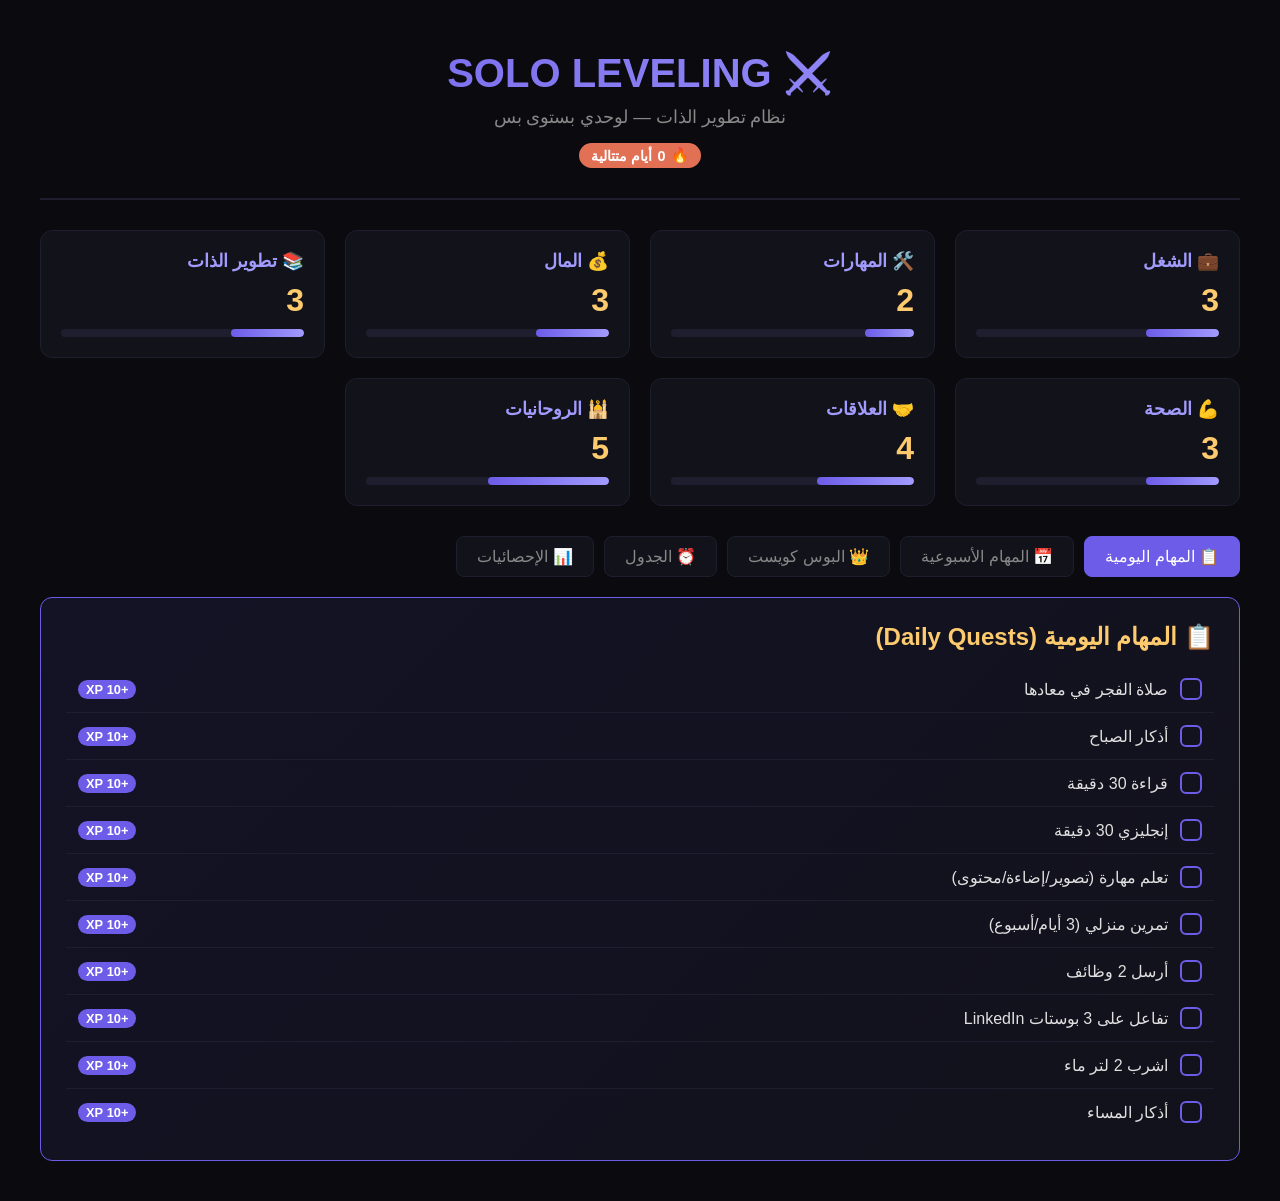
<file: archive/SOLO_LEVELING.html>
<!DOCTYPE html>
<html lang="ar" dir="rtl">
<head>
    <meta charset="UTF-8">
    <meta name="viewport" content="width=device-width, initial-scale=1.0">
    <title>⚔️ SOLO LEVELING - نظام تطوير الذات</title>
    <style>
        :root {
            --bg: #0a0a0f;
            --card: #12121a;
            --border: #1e1e2e;
            --text: #e0e0e0;
            --muted: #888;
            --accent: #6c5ce7;
            --accent2: #a29bfe;
            --success: #00b894;
            --warning: #fdcb6e;
            --danger: #e17055;
            --gold: #fdcb6e;
        }
        * { margin: 0; padding: 0; box-sizing: border-box; }
        body {
            font-family: 'Segoe UI', Tahoma, Geneva, Verdana, sans-serif;
            background: var(--bg);
            color: var(--text);
            min-height: 100vh;
            padding: 20px;
        }
        .container { max-width: 1200px; margin: 0 auto; }
        .header {
            text-align: center;
            padding: 30px 0;
            border-bottom: 2px solid var(--border);
            margin-bottom: 30px;
        }
        .header h1 {
            font-size: 2.5em;
            background: linear-gradient(135deg, var(--accent), var(--accent2));
            -webkit-background-clip: text;
            -webkit-text-fill-color: transparent;
            margin-bottom: 10px;
        }
        .header .subtitle { color: var(--muted); font-size: 1.1em; }
        .stats-grid {
            display: grid;
            grid-template-columns: repeat(auto-fit, minmax(250px, 1fr));
            gap: 20px;
            margin-bottom: 30px;
        }
        .stat-card {
            background: var(--card);
            border: 1px solid var(--border);
            border-radius: 12px;
            padding: 20px;
            transition: transform 0.2s, box-shadow 0.2s;
        }
        .stat-card:hover {
            transform: translateY(-3px);
            box-shadow: 0 8px 25px rgba(108, 92, 231, 0.2);
        }
        .stat-card h3 {
            color: var(--accent2);
            margin-bottom: 10px;
            font-size: 1.1em;
        }
        .stat-level {
            font-size: 2em;
            font-weight: bold;
            color: var(--gold);
        }
        .stat-bar {
            height: 8px;
            background: var(--border);
            border-radius: 4px;
            margin-top: 10px;
            overflow: hidden;
        }
        .stat-bar-fill {
            height: 100%;
            background: linear-gradient(90deg, var(--accent), var(--accent2));
            border-radius: 4px;
            transition: width 0.5s ease;
        }
        .section {
            background: var(--card);
            border: 1px solid var(--border);
            border-radius: 12px;
            padding: 25px;
            margin-bottom: 20px;
        }
        .section h2 {
            color: var(--accent2);
            margin-bottom: 15px;
            display: flex;
            align-items: center;
            gap: 10px;
        }
        .quest-list { list-style: none; }
        .quest-item {
            display: flex;
            align-items: center;
            gap: 12px;
            padding: 12px;
            border-bottom: 1px solid var(--border);
            transition: background 0.2s;
        }
        .quest-item:hover { background: rgba(108, 92, 231, 0.05); }
        .quest-item:last-child { border-bottom: none; }
        .quest-checkbox {
            width: 22px;
            height: 22px;
            border: 2px solid var(--accent);
            border-radius: 6px;
            cursor: pointer;
            display: flex;
            align-items: center;
            justify-content: center;
            transition: all 0.2s;
            flex-shrink: 0;
        }
        .quest-checkbox.checked {
            background: var(--accent);
            border-color: var(--accent);
        }
        .quest-checkbox.checked::after {
            content: '✓';
            color: white;
            font-size: 14px;
        }
        .quest-text { flex: 1; }
        .quest-text.completed { text-decoration: line-through; color: var(--muted); }
        .quest-xp {
            background: var(--accent);
            color: white;
            padding: 2px 8px;
            border-radius: 10px;
            font-size: 0.8em;
            font-weight: bold;
        }
        .tabs {
            display: flex;
            gap: 10px;
            margin-bottom: 20px;
            flex-wrap: wrap;
        }
        .tab {
            padding: 10px 20px;
            background: var(--card);
            border: 1px solid var(--border);
            border-radius: 8px;
            cursor: pointer;
            transition: all 0.2s;
            color: var(--muted);
        }
        .tab.active {
            background: var(--accent);
            color: white;
            border-color: var(--accent);
        }
        .tab:hover { border-color: var(--accent); }
        .tab-content { display: none; }
        .tab-content.active { display: block; }
        .progress-ring {
            width: 120px;
            height: 120px;
            margin: 0 auto 20px;
        }
        .progress-ring circle {
            fill: none;
            stroke-width: 8;
        }
        .progress-ring .bg { stroke: var(--border); }
        .progress-ring .fg {
            stroke: var(--accent);
            stroke-linecap: round;
            transform: rotate(-90deg);
            transform-origin: 50% 50%;
            transition: stroke-dashoffset 0.5s ease;
        }
        .progress-text {
            text-align: center;
            font-size: 1.5em;
            font-weight: bold;
            color: var(--gold);
        }
        .daily-quest {
            background: linear-gradient(135deg, rgba(108, 92, 231, 0.1), rgba(162, 155, 254, 0.05));
            border: 1px solid var(--accent);
        }
        .daily-quest h2 { color: var(--gold); }
        .streak {
            display: inline-flex;
            align-items: center;
            gap: 5px;
            background: var(--danger);
            color: white;
            padding: 4px 12px;
            border-radius: 20px;
            font-size: 0.9em;
            font-weight: bold;
        }
        .level-up {
            animation: levelUp 0.5s ease;
        }
        @keyframes levelUp {
            0% { transform: scale(1); }
            50% { transform: scale(1.1); }
            100% { transform: scale(1); }
        }
        .notification {
            position: fixed;
            top: 20px;
            left: 50%;
            transform: translateX(-50%);
            background: var(--success);
            color: white;
            padding: 15px 30px;
            border-radius: 8px;
            font-weight: bold;
            z-index: 1000;
            display: none;
        }
        .notification.show { display: block; animation: slideDown 0.3s ease; }
        @keyframes slideDown {
            from { transform: translateX(-50%) translateY(-100%); }
            to { transform: translateX(-50%) translateY(0); }
        }
        .boss-quest {
            background: linear-gradient(135deg, rgba(225, 112, 85, 0.1), rgba(253, 203, 110, 0.05));
            border: 1px solid var(--danger);
        }
        .boss-quest h2 { color: var(--danger); }
        .weekly-quest {
            background: linear-gradient(135deg, rgba(0, 184, 148, 0.1), rgba(0, 184, 148, 0.05));
            border: 1px solid var(--success);
        }
        .weekly-quest h2 { color: var(--success); }
    </style>
</head>
<body>
    <div class="container">
        <div class="header">
            <h1>⚔️ SOLO LEVELING</h1>
            <p class="subtitle">نظام تطوير الذات — لوحدي بستوى بس</p>
            <p style="margin-top: 15px;">
                <span class="streak">🔥 <span id="streak">0</span> أيام متتالية</span>
            </p>
        </div>

        <div class="stats-grid">
            <div class="stat-card">
                <h3>💼 الشغل</h3>
                <div class="stat-level" id="level-career">3</div>
                <div class="stat-bar"><div class="stat-bar-fill" id="bar-career" style="width: 30%"></div></div>
            </div>
            <div class="stat-card">
                <h3>🛠️ المهارات</h3>
                <div class="stat-level" id="level-skills">2</div>
                <div class="stat-bar"><div class="stat-bar-fill" id="bar-skills" style="width: 20%"></div></div>
            </div>
            <div class="stat-card">
                <h3>💰 المال</h3>
                <div class="stat-level" id="level-money">3</div>
                <div class="stat-bar"><div class="stat-bar-fill" id="bar-money" style="width: 30%"></div></div>
            </div>
            <div class="stat-card">
                <h3>📚 تطوير الذات</h3>
                <div class="stat-level" id="level-selfdev">3</div>
                <div class="stat-bar"><div class="stat-bar-fill" id="bar-selfdev" style="width: 30%"></div></div>
            </div>
            <div class="stat-card">
                <h3>💪 الصحة</h3>
                <div class="stat-level" id="level-health">3</div>
                <div class="stat-bar"><div class="stat-bar-fill" id="bar-health" style="width: 30%"></div></div>
            </div>
            <div class="stat-card">
                <h3>🤝 العلاقات</h3>
                <div class="stat-level" id="level-relations">4</div>
                <div class="stat-bar"><div class="stat-bar-fill" id="bar-relations" style="width: 40%"></div></div>
            </div>
            <div class="stat-card">
                <h3>🕌 الروحانيات</h3>
                <div class="stat-level" id="level-spirit">5</div>
                <div class="stat-bar"><div class="stat-bar-fill" id="bar-spirit" style="width: 50%"></div></div>
            </div>
        </div>

        <div class="tabs">
            <div class="tab active" data-tab="daily">📋 المهام اليومية</div>
            <div class="tab" data-tab="weekly">📅 المهام الأسبوعية</div>
            <div class="tab" data-tab="boss">👑 البوس كويست</div>
            <div class="tab" data-tab="schedule">⏰ الجدول</div>
            <div class="tab" data-tab="stats">📊 الإحصائيات</div>
        </div>

        <div id="daily" class="tab-content active">
            <div class="section daily-quest">
                <h2>📋 المهام اليومية (Daily Quests)</h2>
                <ul class="quest-list" id="daily-quests">
                    <li class="quest-item">
                        <div class="quest-checkbox" onclick="toggleQuest(this)"></div>
                        <span class="quest-text">صلاة الفجر في معادها</span>
                        <span class="quest-xp">+10 XP</span>
                    </li>
                    <li class="quest-item">
                        <div class="quest-checkbox" onclick="toggleQuest(this)"></div>
                        <span class="quest-text">أذكار الصباح</span>
                        <span class="quest-xp">+10 XP</span>
                    </li>
                    <li class="quest-item">
                        <div class="quest-checkbox" onclick="toggleQuest(this)"></div>
                        <span class="quest-text">قراءة 30 دقيقة</span>
                        <span class="quest-xp">+10 XP</span>
                    </li>
                    <li class="quest-item">
                        <div class="quest-checkbox" onclick="toggleQuest(this)"></div>
                        <span class="quest-text">إنجليزي 30 دقيقة</span>
                        <span class="quest-xp">+10 XP</span>
                    </li>
                    <li class="quest-item">
                        <div class="quest-checkbox" onclick="toggleQuest(this)"></div>
                        <span class="quest-text">تعلم مهارة (تصوير/إضاءة/محتوى)</span>
                        <span class="quest-xp">+10 XP</span>
                    </li>
                    <li class="quest-item">
                        <div class="quest-checkbox" onclick="toggleQuest(this)"></div>
                        <span class="quest-text">تمرين منزلي (3 أيام/أسبوع)</span>
                        <span class="quest-xp">+10 XP</span>
                    </li>
                    <li class="quest-item">
                        <div class="quest-checkbox" onclick="toggleQuest(this)"></div>
                        <span class="quest-text">أرسل 2 وظائف</span>
                        <span class="quest-xp">+10 XP</span>
                    </li>
                    <li class="quest-item">
                        <div class="quest-checkbox" onclick="toggleQuest(this)"></div>
                        <span class="quest-text">تفاعل على 3 بوستات LinkedIn</span>
                        <span class="quest-xp">+10 XP</span>
                    </li>
                    <li class="quest-item">
                        <div class="quest-checkbox" onclick="toggleQuest(this)"></div>
                        <span class="quest-text">اشرب 2 لتر ماء</span>
                        <span class="quest-xp">+10 XP</span>
                    </li>
                    <li class="quest-item">
                        <div class="quest-checkbox" onclick="toggleQuest(this)"></div>
                        <span class="quest-text">أذكار المساء</span>
                        <span class="quest-xp">+10 XP</span>
                    </li>
                </ul>
            </div>
        </div>

        <div id="weekly" class="tab-content">
            <div class="section weekly-quest">
                <h2>📅 المهام الأسبوعية (Weekly Quests)</h2>
                <ul class="quest-list" id="weekly-quests">
                    <li class="quest-item">
                        <div class="quest-checkbox" onclick="toggleQuest(this)"></div>
                        <span class="quest-text">بوست LinkedIn في مجالك</span>
                        <span class="quest-xp">+50 XP</span>
                    </li>
                    <li class="quest-item">
                        <div class="quest-checkbox" onclick="toggleQuest(this)"></div>
                        <span class="quest-text">تواصل مع شخص جديد في مجالك</span>
                        <span class="quest-xp">+50 XP</span>
                    </li>
                    <li class="quest-item">
                        <div class="quest-checkbox" onclick="toggleQuest(this)"></div>
                        <span class="quest-text">مشروع صغير: صور 3 صور أو فيديو قصير</span>
                        <span class="quest-xp">+100 XP</span>
                    </li>
                    <li class="quest-item">
                        <div class="quest-checkbox" onclick="toggleQuest(this)"></div>
                        <span class="quest-text">راجع على CV و Portfolio</span>
                        <span class="quest-xp">+50 XP</span>
                    </li>
                    <li class="quest-item">
                        <div class="quest-checkbox" onclick="toggleQuest(this)"></div>
                        <span class="quest-text">لخص كتاب أو فصل قرأته</span>
                        <span class="quest-xp">+50 XP</span>
                    </li>
                    <li class="quest-item">
                        <div class="quest-checkbox" onclick="toggleQuest(this)"></div>
                        <span class="quest-text">تواصل مع عائلتك</span>
                        <span class="quest-xp">+50 XP</span>
                    </li>
                    <li class="quest-item">
                        <div class="quest-checkbox" onclick="toggleQuest(this)"></div>
                        <span class="quest-text">راجع على الأسبوع وخطط للجاي</span>
                        <span class="quest-xp">+50 XP</span>
                    </li>
                </ul>
            </div>
        </div>

        <div id="boss" class="tab-content">
            <div class="section boss-quest">
                <h2>👑 البوس كويست (Boss Quest)</h2>
                <p style="color: var(--muted); margin-bottom: 15px;">الهدف النهائي: السفر للسعودية → بناء براند → شركتك → ماجستير MBA في ألمانيا</p>
                <ul class="quest-list">
                    <li class="quest-item">
                        <div class="quest-checkbox" onclick="toggleQuest(this)"></div>
                        <span class="quest-text">احصل على وظيفة في السعودية</span>
                        <span class="quest-xp">+1000 XP</span>
                    </li>
                    <li class="quest-item">
                        <div class="quest-checkbox" onclick="toggleQuest(this)"></div>
                        <span class="quest-text">اوصل لمستوى B2 في الإنجليزي</span>
                        <span class="quest-xp">+500 XP</span>
                    </li>
                    <li class="quest-item">
                        <div class="quest-checkbox" onclick="toggleQuest(this)"></div>
                        <span class="quest-text">ابنِ برسونال براندينج قوي</span>
                        <span class="quest-xp">+500 XP</span>
                    </li>
                    <li class="quest-item">
                        <div class="quest-checkbox" onclick="toggleQuest(this)"></div>
                        <span class="quest-text">افتح شركتك الخاصة</span>
                        <span class="quest-xp">+1000 XP</span>
                    </li>
                    <li class="quest-item">
                        <div class="quest-checkbox" onclick="toggleQuest(this)"></div>
                        <span class="quest-text">احصل على 10+ عملاء</span>
                        <span class="quest-xp">+1000 XP</span>
                    </li>
                    <li class="quest-item">
                        <div class="quest-checkbox" onclick="toggleQuest(this)"></div>
                        <span class="quest-text">سجل في ماجستير MBA في ألمانيا</span>
                        <span class="quest-xp">+2000 XP</span>
                    </li>
                </ul>
            </div>
        </div>

        <div id="schedule" class="tab-content">
            <div class="section">
                <h2>⏰ الجدول اليومي المقترح</h2>
                <div style="display: grid; gap: 10px;">
                    <div style="display: flex; justify-content: space-between; padding: 10px; background: rgba(108, 92, 231, 0.1); border-radius: 8px;">
                        <span>5:00 - 5:30</span>
                        <span>صلاة الفجر + أذكار الصباح</span>
                    </div>
                    <div style="display: flex; justify-content: space-between; padding: 10px; background: rgba(108, 92, 231, 0.1); border-radius: 8px;">
                        <span>5:30 - 6:00</span>
                        <span>قراءة 30 دقيقة</span>
                    </div>
                    <div style="display: flex; justify-content: space-between; padding: 10px; background: rgba(108, 92, 231, 0.1); border-radius: 8px;">
                        <span>6:00 - 6:30</span>
                        <span>إنجليزي 30 دقيقة</span>
                    </div>
                    <div style="display: flex; justify-content: space-between; padding: 10px; background: rgba(108, 92, 231, 0.1); border-radius: 8px;">
                        <span>6:30 - 7:00</span>
                        <span>تمرين منزلي (3 أيام/أسبوع)</span>
                    </div>
                    <div style="display: flex; justify-content: space-between; padding: 10px; background: rgba(108, 92, 231, 0.1); border-radius: 8px;">
                        <span>7:00 - 7:30</span>
                        <span>استحمام + فطار</span>
                    </div>
                    <div style="display: flex; justify-content: space-between; padding: 10px; background: rgba(108, 92, 231, 0.1); border-radius: 8px;">
                        <span>7:30 - 14:00</span>
                        <span>الشغل الأساسي</span>
                    </div>
                    <div style="display: flex; justify-content: space-between; padding: 10px; background: rgba(108, 92, 231, 0.1); border-radius: 8px;">
                        <span>14:00 - 18:00</span>
                        <span>الشغل أو تعلم مهارة</span>
                    </div>
                    <div style="display: flex; justify-content: space-between; padding: 10px; background: rgba(108, 92, 231, 0.1); border-radius: 8px;">
                        <span>18:00 - 19:00</span>
                        <span>صلاة المغرب + عشاء</span>
                    </div>
                    <div style="display: flex; justify-content: space-between; padding: 10px; background: rgba(108, 92, 231, 0.1); border-radius: 8px;">
                        <span>19:00 - 20:00</span>
                        <span>وقت عائلي أو علاقات</span>
                    </div>
                    <div style="display: flex; justify-content: space-between; padding: 10px; background: rgba(108, 92, 231, 0.1); border-radius: 8px;">
                        <span>20:00 - 21:00</span>
                        <span>تعلم مهارة أو قراءة</span>
                    </div>
                    <div style="display: flex; justify-content: space-between; padding: 10px; background: rgba(108, 92, 231, 0.1); border-radius: 8px;">
                        <span>21:00 - 21:30</span>
                        <span>إنجليزي 30 دقيقة</span>
                    </div>
                    <div style="display: flex; justify-content: space-between; padding: 10px; background: rgba(108, 92, 231, 0.1); border-radius: 8px;">
                        <span>21:30 - 22:00</span>
                        <span>أذكار المساء</span>
                    </div>
                    <div style="display: flex; justify-content: space-between; padding: 10px; background: rgba(108, 92, 231, 0.1); border-radius: 8px;">
                        <span>22:00 - 22:30</span>
                        <span>استعداد للنوم</span>
                    </div>
                    <div style="display: flex; justify-content: space-between; padding: 10px; background: rgba(108, 92, 231, 0.1); border-radius: 8px;">
                        <span>22:30</span>
                        <span>نوم</span>
                    </div>
                </div>
            </div>
        </div>

        <div id="stats" class="tab-content">
            <div class="section">
                <h2>📊 الإحصائيات</h2>
                <div style="display: grid; grid-template-columns: repeat(auto-fit, minmax(200px, 1fr)); gap: 20px;">
                    <div style="text-align: center; padding: 20px; background: rgba(108, 92, 231, 0.1); border-radius: 12px;">
                        <div style="font-size: 2em; font-weight: bold; color: var(--gold);" id="total-xp">0</div>
                        <div style="color: var(--muted);">إجمالي XP</div>
                    </div>
                    <div style="text-align: center; padding: 20px; background: rgba(0, 184, 148, 0.1); border-radius: 12px;">
                        <div style="font-size: 2em; font-weight: bold; color: var(--success);" id="completed-quests">0</div>
                        <div style="color: var(--muted);">مهام مكتملة</div>
                    </div>
                    <div style="text-align: center; padding: 20px; background: rgba(253, 203, 110, 0.1); border-radius: 12px;">
                        <div style="font-size: 2em; font-weight: bold; color: var(--warning);" id="current-level">1</div>
                        <div style="color: var(--muted);">المستوى الحالي</div>
                    </div>
                    <div style="text-align: center; padding: 20px; background: rgba(225, 112, 85, 0.1); border-radius: 12px;">
                        <div style="font-size: 2em; font-weight: bold; color: var(--danger);" id="streak-display">0</div>
                        <div style="color: var(--muted);">أيام متتالية</div>
                    </div>
                </div>
            </div>
        </div>
    </div>

    <div class="notification" id="notification">🎉 أحسنت! كملت المهمة</div>

    <script>
        // Load saved data
        let totalXP = parseInt(localStorage.getItem('totalXP') || '0');
        let completedQuests = parseInt(localStorage.getItem('completedQuests') || '0');
        let streak = parseInt(localStorage.getItem('streak') || '0');
        let lastActiveDate = localStorage.getItem('lastActiveDate') || '';
        let questStates = JSON.parse(localStorage.getItem('questStates') || '{}');

        // Update streak
        const today = new Date().toDateString();
        if (lastActiveDate !== today) {
            const yesterday = new Date();
            yesterday.setDate(yesterday.getDate() - 1);
            if (lastActiveDate === yesterday.toDateString()) {
                streak++;
            } else if (lastActiveDate !== '') {
                streak = 1;
            }
            localStorage.setItem('lastActiveDate', today);
            localStorage.setItem('streak', streak);
        }

        // Update display
        document.getElementById('streak').textContent = streak;
        document.getElementById('streak-display').textContent = streak;
        document.getElementById('total-xp').textContent = totalXP;
        document.getElementById('completed-quests').textContent = completedQuests;
        document.getElementById('current-level').textContent = Math.floor(totalXP / 100) + 1;

        // Tab switching
        document.querySelectorAll('.tab').forEach(tab => {
            tab.addEventListener('click', () => {
                document.querySelectorAll('.tab').forEach(t => t.classList.remove('active'));
                document.querySelectorAll('.tab-content').forEach(c => c.classList.remove('active'));
                tab.classList.add('active');
                document.getElementById(tab.dataset.tab).classList.add('active');
            });
        });

        // Toggle quest
        function toggleQuest(checkbox) {
            const questItem = checkbox.parentElement;
            const questText = questItem.querySelector('.quest-text');
            const questId = questText.textContent;
            
            checkbox.classList.toggle('checked');
            questText.classList.toggle('completed');
            
            const isCompleted = checkbox.classList.contains('checked');
            
            if (isCompleted) {
                totalXP += 10;
                completedQuests++;
                showNotification('🎉 أحسنت! +10 XP');
            } else {
                totalXP = Math.max(0, totalXP - 10);
                completedQuests = Math.max(0, completedQuests - 1);
            }
            
            questStates[questId] = isCompleted;
            
            localStorage.setItem('totalXP', totalXP);
            localStorage.setItem('completedQuests', completedQuests);
            localStorage.setItem('questStates', JSON.stringify(questStates));
            
            updateDisplay();
        }

        function updateDisplay() {
            document.getElementById('total-xp').textContent = totalXP;
            document.getElementById('completed-quests').textContent = completedQuests;
            document.getElementById('current-level').textContent = Math.floor(totalXP / 100) + 1;
        }

        function showNotification(message) {
            const notif = document.getElementById('notification');
            notif.textContent = message;
            notif.classList.add('show');
            setTimeout(() => notif.classList.remove('show'), 2000);
        }

        // Restore quest states
        document.querySelectorAll('.quest-item').forEach(item => {
            const questText = item.querySelector('.quest-text');
            const checkbox = item.querySelector('.quest-checkbox');
            if (questStates[questText.textContent]) {
                checkbox.classList.add('checked');
                questText.classList.add('completed');
            }
        });
    </script>
</body>
</html>
</file>
<file: styles.css>
:root{
  --bg:#0a0e1a; --panel:rgba(13,20,36,.88); --panel2:rgba(10,17,34,.94);
  --line:#1e3a5f; --line2:#2d5a8a; --glow:#0066ff; --glow2:#8900ff;
  --text:#e8eef7; --muted:#8fa3c0; --gold:#DCA15A; --green:#25e07a; --red:#ff4d5e;
  --hud:'Orbitron','Segoe UI',sans-serif; --body:'Rajdhani','Segoe UI',sans-serif;
}
*{margin:0;padding:0;box-sizing:border-box}
body{font-family:var(--body);background:var(--bg);color:var(--text);min-height:100vh;
  overflow-x:hidden;-webkit-font-smoothing:antialiased}

/* ---------- BACKGROUND ---------- */
#bgLayer{position:fixed;inset:0;z-index:0;background-size:cover;background-position:center;
  opacity:0;transition:opacity .7s ease;filter:grayscale(.3) contrast(1.06)}
#bgLayer.on{opacity:.5}
#veil{position:fixed;inset:0;z-index:1;pointer-events:none;
  background:
   radial-gradient(ellipse at 50% -10%,rgba(63,169,255,.16),transparent 55%),
   radial-gradient(ellipse at 50% 110%,rgba(123,92,255,.14),transparent 55%),
   linear-gradient(180deg,rgba(4,6,12,.55) 0%,rgba(4,6,12,.8) 42%,rgba(4,6,12,.95) 100%)}
#lines{position:fixed;inset:0;z-index:2;pointer-events:none;opacity:.14;
  background:repeating-linear-gradient(180deg,rgba(63,169,255,.4) 0 1px,transparent 1px 4px);
  mix-blend-mode:overlay}
.wrap{position:relative;z-index:3;max-width:1200px;margin:0 auto;padding:18px 16px 70px}

/* ---------- PANEL ---------- */
.panel{position:relative;background:var(--panel);border:1px solid var(--line);border-radius:6px;
  padding:18px;margin-bottom:16px;backdrop-filter:blur(14px);
  box-shadow:0 0 20px rgba(0,102,255,.05),inset 0 0 30px rgba(0,102,255,.02),
    0 0 0 1px rgba(63,169,255,.05) inset,0 10px 40px rgba(0,0,0,.55)}
.panel::before,.panel::after{content:'';position:absolute;width:16px;height:16px;
  border:2px solid var(--glow);pointer-events:none}
.panel::before{top:-1px;left:-1px;border-right:0;border-bottom:0}
.panel::after{bottom:-1px;right:-1px;border-left:0;border-top:0}

/* ---------- HUD ---------- */
.hud{display:flex;align-items:center;gap:16px;flex-wrap:wrap}
.avatar{width:64px;height:64px;flex:0 0 64px;border-radius:3px;border:1px solid var(--glow);
  overflow:hidden;box-shadow:0 0 20px rgba(63,169,255,.4)}
.avatar img{width:100%;height:100%;object-fit:cover}
.hudid{flex:1;min-width:190px}
.hudid .nm{font-family:var(--hud);font-weight:700;font-size:19px;letter-spacing:2px;color:#fff}
.hudid .rk{font-size:13px;color:var(--muted);letter-spacing:1px;margin-top:3px}
.badges{display:flex;gap:9px;flex-wrap:wrap}
.badge{border:1px solid var(--line);border-radius:3px;padding:8px 14px;text-align:center;
  min-width:90px;background:rgba(63,169,255,.05)}
.badge .k{font-size:10px;letter-spacing:1.5px;color:var(--muted);text-transform:uppercase}
.badge .v{font-family:var(--hud);font-size:19px;font-weight:700;color:var(--gold);line-height:1.3}

/* ---------- BARS ---------- */
.xpbox{margin-top:16px}
.meta{display:flex;justify-content:space-between;font-size:12px;letter-spacing:1px;
  color:var(--muted);margin-bottom:6px}
.meta b{color:var(--glow)}
.bar{height:12px;background:rgba(255,255,255,.05);border:1px solid var(--line);border-radius:2px;overflow:hidden}
.bar>i{display:block;height:100%;width:0;border-radius:1px;transition:width .6s cubic-bezier(.2,.8,.2,1);
  background:linear-gradient(90deg,var(--glow),var(--glow2));box-shadow:0 0 12px rgba(63,169,255,.6)}
.bar.thin{height:7px}
.bar.pen>i{background:linear-gradient(90deg,var(--red),#ff8a3d);box-shadow:0 0 12px rgba(255,77,94,.6)}

/* ---------- TABS ---------- */
.tabs{display:flex;gap:8px;flex-wrap:wrap;margin-bottom:16px}
.tab{font-family:var(--hud);font-size:11px;font-weight:700;letter-spacing:1.3px;text-transform:uppercase;
  padding:11px 15px;border:1px solid var(--line);border-radius:3px;cursor:pointer;color:var(--muted);
  background:rgba(8,13,26,.75);transition:.22s;user-select:none;position:relative;overflow:hidden}
.tab::before{content:'';position:absolute;top:0;left:-100%;width:100%;height:100%;
  background:linear-gradient(90deg,transparent,rgba(0,102,255,.2),transparent);transition:.5s}
.tab:hover::before{left:100%}
.tab:hover{color:var(--text);border-color:var(--glow);transform:translateY(-1px)}
.tab.active{color:#fff;background:linear-gradient(135deg,var(--glow),var(--glow2));
  border-color:transparent;box-shadow:0 0 22px rgba(0,102,255,.5),inset 0 0 15px rgba(255,255,255,.1)}
.page{display:none;animation:fade .35s ease}
.page.active{display:block}
@keyframes fade{from{opacity:0;transform:translateY(8px)}to{opacity:1;transform:none}}

/* ---------- TITLES ---------- */
.st{display:flex;align-items:center;gap:10px;margin-bottom:14px;flex-wrap:wrap}
.st h2{font-family:var(--hud);font-size:15px;font-weight:700;letter-spacing:2.1px;
  text-transform:uppercase;color:#fff}
.tag{font-size:10px;letter-spacing:1.3px;color:var(--muted);border:1px solid var(--line);
  padding:3px 8px;border-radius:2px}
.hint{font-size:14px;color:var(--muted);margin-bottom:14px;line-height:1.55}
.hint b{color:var(--text)}

/* ---------- QUEST ---------- */
.q{display:flex;align-items:center;gap:13px;padding:13px 12px;border-bottom:1px solid rgba(29,59,107,.5);
  cursor:pointer;transition:.2s;border-radius:3px;position:relative;overflow:hidden}
.q:last-child{border-bottom:0}
.q::before{content:'';position:absolute;top:0;left:-100%;width:100%;height:100%;
  background:linear-gradient(90deg,transparent,rgba(0,102,255,.08),transparent);transition:.5s}
.q:hover::before{left:100%}
.q:hover{background:rgba(0,102,255,.07)}
.box{width:21px;height:21px;flex:0 0 21px;border:2px solid var(--glow);border-radius:3px;
  display:flex;align-items:center;justify-content:center;transition:.2s}
.q.done .box{background:var(--green);border-color:var(--green);box-shadow:0 0 14px rgba(37,224,122,.6)}
.q.done .box::after{content:'';width:5px;height:10px;border:solid #04070f;border-width:0 2px 2px 0;
  transform:rotate(45deg) translate(-1px,-1px)}
.qmain{flex:1;min-width:0}
.qnm{font-size:15px;font-weight:600;transition:.2s}
.q.done .qnm{color:var(--muted);text-decoration:line-through}
.qsb{font-size:11px;letter-spacing:1px;color:var(--muted);text-transform:uppercase;margin-top:2px}
.xp{font-family:var(--hud);font-size:11px;font-weight:700;color:var(--glow);border:1px solid var(--line);
  padding:4px 9px;border-radius:2px;white-space:nowrap;background:rgba(63,169,255,.06)}
.q.done .xp{color:var(--green);border-color:rgba(37,224,122,.4)}
.lockrow{display:flex;align-items:center;gap:12px;padding:12px;border:1px dashed var(--line);
  border-radius:3px;color:var(--muted);font-size:14px;margin-top:8px}

/* ---------- BOSS ---------- */
.boss{border:1px solid var(--line);border-radius:4px;padding:16px;margin-bottom:14px;
  background:rgba(123,92,255,.05);position:relative;overflow:hidden}
.boss::before{content:'';position:absolute;left:0;top:0;bottom:0;width:3px;
  background:linear-gradient(180deg,var(--glow2),var(--red))}
.boss.done{border-color:rgba(37,224,122,.55)}
.boss.done::before{background:linear-gradient(180deg,var(--green),var(--glow))}
.boss h3{font-family:var(--hud);font-size:14px;letter-spacing:1.3px;color:#fff;margin-bottom:5px}
.boss .ds{font-size:13px;color:var(--muted);margin-bottom:11px}
.boss .pc{font-family:var(--hud);font-size:12px;color:var(--glow2);margin-bottom:6px;letter-spacing:1px}
.steps{display:flex;flex-direction:column;gap:6px;margin-top:12px}
.step{display:flex;align-items:center;gap:10px;font-size:14px;cursor:pointer;transition:.2s;padding:4px 0}
.step:hover{color:#fff}
.step .sb{width:16px;height:16px;flex:0 0 16px;border:2px solid var(--glow2);border-radius:2px;
  display:flex;align-items:center;justify-content:center}
.step.done .sb{background:var(--glow2);border-color:var(--glow2)}
.step.done .sb::after{content:'';width:4px;height:8px;border:solid #fff;border-width:0 2px 2px 0;
  transform:rotate(45deg) translate(-1px,-1px)}
.step.done span{color:var(--muted);text-decoration:line-through}

/* ---------- STATS ---------- */
.grid{display:grid;grid-template-columns:repeat(auto-fit,minmax(230px,1fr));gap:14px}
.stat{border:1px solid var(--line);border-radius:4px;padding:15px;background:rgba(63,169,255,.04);
  transition:.25s}
.stat:hover{border-color:var(--glow);transform:translateY(-2px);box-shadow:0 8px 26px rgba(63,169,255,.15)}
.stat .h{display:flex;justify-content:space-between;align-items:baseline;margin-bottom:9px}
.stat .h .n{font-size:14px;font-weight:600}
.stat .h .lv{font-family:var(--hud);font-size:17px;font-weight:700;color:var(--gold)}
.stat .sb{font-size:11px;color:var(--muted);margin-top:7px}

/* ---------- REWARDS ---------- */
.rw{display:flex;align-items:center;gap:14px;padding:15px;border:1px solid var(--line);border-radius:4px;
  margin-bottom:11px;background:rgba(255,204,77,.04);transition:.25s}
.rw.open{border-color:rgba(255,204,77,.65);box-shadow:0 0 22px rgba(255,204,77,.16)}
.rw.claimed{opacity:.55}
.rw .ic{font-size:24px;width:42px;text-align:center}
.rw .in{flex:1;min-width:0}
.rw .in .t{font-size:15px;font-weight:600}
.rw .in .r{font-size:12px;color:var(--muted);margin-top:3px}
.rw .in .hn{font-size:12px;color:var(--gold);margin-top:4px;font-style:italic}
.lk{font-size:11px;font-family:var(--hud);letter-spacing:1px;padding:6px 11px;border-radius:2px;
  border:1px solid var(--line);color:var(--muted);white-space:nowrap}
.lk.go{color:#04070f;background:var(--gold);border-color:var(--gold);cursor:pointer;font-weight:700}
.lk.go:hover{transform:scale(1.05)}
.xbtn{border:1px solid var(--line);background:transparent;color:var(--muted);cursor:pointer;
  font-size:11px;font-family:var(--hud);padding:5px 9px;border-radius:2px}
.xbtn:hover{border-color:var(--red);color:var(--red)}

/* ---------- FORMS ---------- */
.frm{display:grid;gap:10px;margin-top:12px}
.frm input,.frm select,.frm textarea{background:rgba(4,8,18,.9);border:1px solid var(--line);
  color:var(--text);padding:11px 12px;border-radius:3px;font-family:var(--body);font-size:14px}
.frm input:focus,.frm select:focus,.frm textarea:focus{outline:none;border-color:var(--glow)}
.frm textarea{resize:vertical;min-height:80px}
.btn{font-family:var(--hud);font-size:11px;font-weight:700;letter-spacing:1.3px;text-transform:uppercase;
  padding:12px 18px;border:1px solid var(--glow);border-radius:3px;cursor:pointer;
  background:rgba(0,102,255,.12);color:var(--glow);transition:.2s;position:relative;overflow:hidden}
.btn::before{content:'';position:absolute;top:0;left:-100%;width:100%;height:100%;
  background:linear-gradient(90deg,transparent,rgba(255,255,255,.15),transparent);transition:.5s}
.btn:hover::before{left:100%}
.btn:hover{background:var(--glow);color:#fff;box-shadow:0 0 18px rgba(0,102,255,.5)}
.btn.warn{border-color:var(--red);color:var(--red);background:rgba(255,77,94,.1)}
.btn.warn:hover{background:var(--red);color:#fff}

/* ---------- GUIDE ---------- */
/* ---------- MODAL ---------- */
#modal{position:fixed;inset:0;z-index:80;display:none;align-items:center;justify-content:center;
  background:rgba(3,6,14,.86);backdrop-filter:blur(5px);padding:20px}
#modal.show{display:flex}
.mbox{background:var(--panel2);border:1px solid var(--glow);border-radius:4px;max-width:560px;width:100%;
  max-height:82vh;overflow-y:auto;padding:26px;box-shadow:0 0 70px rgba(63,169,255,.35)}
.mbox h3{font-family:var(--hud);font-size:15px;letter-spacing:1.8px;color:#fff;margin-bottom:6px}
.mbox .msub{font-size:12px;color:var(--glow);letter-spacing:1.2px;text-transform:uppercase;margin-bottom:16px}
.mbox .mtxt{font-size:15px;line-height:1.75;white-space:pre-wrap;color:var(--text)}
.mclose{margin-top:20px}

/* ---------- LOG ---------- */
#log{position:fixed;top:14px;right:14px;z-index:60;display:flex;flex-direction:column;gap:8px;max-width:320px}
.msg{border:1px solid var(--glow);border-radius:3px;padding:11px 15px;background:rgba(5,12,26,.96);
  font-size:13px;box-shadow:0 0 26px rgba(63,169,255,.35);animation:sl .35s ease}
.msg .hd{font-family:var(--hud);font-size:9px;letter-spacing:2px;color:var(--glow);margin-bottom:3px}
.msg.bad{border-color:var(--red);box-shadow:0 0 26px rgba(255,77,94,.35)}
.msg.bad .hd{color:var(--red)}
@keyframes sl{from{opacity:0;transform:translateX(60px)}to{opacity:1;transform:none}}

/* ---------- FX ---------- */
.fxp{position:fixed;font-family:var(--hud);font-weight:900;font-size:19px;color:var(--green);
  pointer-events:none;z-index:70;text-shadow:0 0 14px rgba(37,224,122,.9);animation:fu 1s ease-out forwards}
.fxp.bad{color:var(--red);text-shadow:0 0 14px rgba(255,77,94,.9)}
@keyframes fu{from{opacity:1;transform:translateY(0) scale(1)}to{opacity:0;transform:translateY(-62px) scale(1.35)}}
#ov{position:fixed;inset:0;z-index:90;display:none;align-items:center;justify-content:center;
  background:rgba(3,6,14,.9);backdrop-filter:blur(5px)}
#ov.show{display:flex}
.ovb{text-align:center;padding:44px 58px;border:2px solid var(--glow);border-radius:4px;
  background:rgba(5,12,26,.97);box-shadow:0 0 90px rgba(63,169,255,.6);animation:pp .5s cubic-bezier(.2,1.5,.4,1)}
.ovb.bad{border-color:var(--red);box-shadow:0 0 90px rgba(255,77,94,.6)}
@keyframes pp{from{transform:scale(.75);opacity:0}to{transform:scale(1);opacity:1}}
.ovb .t{font-family:var(--hud);font-size:13px;letter-spacing:5px;color:var(--glow);margin-bottom:12px}
.ovb.bad .t{color:var(--red)}
.ovb .n{font-family:var(--hud);font-size:62px;font-weight:900;color:#fff;text-shadow:0 0 34px var(--glow);line-height:1}
.ovb .s{font-size:15px;color:var(--muted);margin-top:14px;letter-spacing:1px;max-width:420px}
.cf{position:fixed;width:9px;height:9px;z-index:95;pointer-events:none;animation:fa linear forwards}
@keyframes fa{to{transform:translateY(105vh) rotate(720deg);opacity:0}}

/* ---------- LIBRARY ---------- */
.cat{margin-bottom:20px}
.cat h4{font-family:var(--hud);font-size:12px;letter-spacing:2px;color:var(--glow);margin-bottom:10px;
  text-transform:uppercase}
.bk{border-left:2px solid var(--line2);padding:9px 0 9px 13px;margin-bottom:9px}
.bk .t{font-size:15px;font-weight:600}
.bk .a{font-size:12px;color:var(--glow);margin-top:2px}
.bk .w{font-size:13px;color:var(--muted);margin-top:5px;line-height:1.5}

/* ---------- FLOATING GUIDE (Jin-Woo) ---------- */
#guidePop{position:fixed;right:20px;bottom:20px;z-index:100;display:flex;align-items:flex-end;
  gap:0;transition:transform .35s cubic-bezier(.16,1,.3,1),opacity .3s ease;max-width:min(440px,92vw);pointer-events:auto}
#guidePop.hidden{transform:translateY(140%);opacity:0;pointer-events:none}
#gFig{width:130px;height:auto;flex:0 0 130px;filter:drop-shadow(0 0 20px rgba(0,102,255,.55)) drop-shadow(0 0 40px rgba(157,0,255,.3));
  transition:transform .3s cubic-bezier(.2,1.4,.4,1);transform-origin:bottom center;pointer-events:none;display:block}
#guidePop.speak #gFig{transform:translateY(-8px) scale(1.04)}
#gBubble{background:linear-gradient(135deg,rgba(8,14,30,.94) 0%,rgba(16,24,48,.96) 100%);
  border:1px solid var(--neon-blue);border-radius:8px;padding:14px 16px;
  backdrop-filter:blur(12px);box-shadow:0 8px 32px rgba(0,0,0,.6),0 0 25px rgba(0,102,255,.35),inset 0 0 20px rgba(0,102,255,.08);
  position:relative;margin-right:-16px;margin-bottom:24px;flex:1;min-width:0}
#gBubble::after{content:'';position:absolute;right:-7px;bottom:28px;width:12px;height:12px;
  background:rgba(16,24,48,.96);border-right:1px solid var(--neon-blue);border-bottom:1px solid var(--neon-blue);
  transform:rotate(-45deg)}
.gbHead{font-family:var(--hud);font-size:10px;letter-spacing:2.5px;color:var(--neon-blue);margin-bottom:8px;font-weight:700;text-transform:uppercase}
#gBubbleText{font-size:13.5px;line-height:1.55;font-style:italic;color:#e2e8f0;min-height:58px;transition:opacity .22s}
.gbFoot{display:flex;gap:6px;margin-top:10px}
.gbtn{font-family:var(--hud);font-size:9px;letter-spacing:1.2px;padding:5px 9px;border-radius:4px;
  border:1px solid var(--line);background:rgba(0,102,255,.1);color:var(--neon-blue);cursor:pointer;transition:all .2s ease}
.gbtn:hover{background:var(--neon-blue);color:#04070f;box-shadow:0 0 12px var(--neon-blue)}
.gbCustom{display:flex;gap:6px;margin-top:10px;padding-top:8px;border-top:1px solid rgba(0,102,255,.15)}
.gbCustom input{flex:1;min-width:0;background:rgba(10,17,34,.85);border:1px solid var(--line);border-radius:3px;
  padding:4px 8px;font-size:11px;color:#fff;outline:none}
.gbCustom input:focus{border-color:var(--neon-blue);box-shadow:0 0 8px rgba(0,102,255,.3)}

/* Floating reopen pill if Jin-Woo guide is hidden */
.guide-reopen-btn{position:fixed;right:20px;bottom:20px;z-index:99;display:none;align-items:center;gap:8px;
  padding:8px 14px;border-radius:20px;border:1px solid var(--neon-blue);background:rgba(10,17,34,.92);
  color:var(--neon-blue);font-family:var(--hud);font-size:10px;letter-spacing:1.5px;cursor:pointer;
  box-shadow:0 0 16px rgba(0,102,255,.4);backdrop-filter:blur(10px);transition:all .25s ease}
.guide-reopen-btn:hover{background:var(--neon-blue);color:#04070f;transform:translateY(-2px);box-shadow:0 0 24px rgba(0,102,255,.7)}
.guide-reopen-btn img{width:18px;height:18px;border-radius:50%}

@media(max-width:720px){
  #guidePop{right:8px;bottom:calc(10px + env(safe-area-inset-bottom,0px));max-width:calc(100vw - 16px)}
  #gFig{width:80px;flex:0 0 80px}
  #gBubble{padding:10px 12px;margin-bottom:16px;margin-right:-10px}
  #gBubble::after{right:-6px;bottom:20px;width:10px;height:10px}
  #gBubbleText{font-size:12px;min-height:46px;line-height:1.45}
  .gbCustom input{font-size:16px}
  .guide-reopen-btn{right:12px;bottom:calc(12px + env(safe-area-inset-bottom,0px))}
}

/* ---------- COURSES ---------- */
.course{display:flex;gap:13px;align-items:flex-start;border:1px solid var(--line);border-radius:4px;
  padding:14px;margin-bottom:11px;background:rgba(63,169,255,.03);transition:.25s}
.course:hover{border-color:var(--glow)}
.course.done{border-color:rgba(37,224,122,.55);background:rgba(37,224,122,.05)}
.sb2{width:20px;height:20px;flex:0 0 20px;border:2px solid var(--glow);border-radius:3px;cursor:pointer;
  display:flex;align-items:center;justify-content:center;color:#04070f;font-weight:900;font-size:12px;
  transition:.2s;margin-top:2px}
.course.done .sb2{background:var(--green);border-color:var(--green)}
.cin{flex:1;min-width:0}
.cn{font-size:15px;font-weight:600}
.cp{font-size:10.5px;letter-spacing:1.2px;color:var(--glow);text-transform:uppercase;margin-top:3px}
.cw{font-size:13px;color:var(--muted);margin-top:7px;line-height:1.5}
.cf2{font-size:12px;color:var(--gold);margin-top:6px}
@media(max-width:640px){
  .course{flex-wrap:wrap}
}

/* ---------- ENGLISH SKILL BARS ---------- */
.skillrow{margin-bottom:15px}
.skhead{display:flex;justify-content:space-between;align-items:baseline;margin-bottom:6px}
.skname{font-family:var(--hud);font-size:11px;letter-spacing:1.6px;color:var(--text);text-transform:uppercase}
.skval{font-family:var(--hud);font-size:18px;font-weight:900}
.sktrack{position:relative;height:14px;background:rgba(255,255,255,.05);border:1px solid var(--line);
  border-radius:2px;overflow:visible}
.skfill{display:block;height:100%;border-radius:1px;transition:width .7s cubic-bezier(.2,.8,.2,1)}
.skline{position:absolute;top:-4px;bottom:-4px;width:2px;background:var(--glow);
  box-shadow:0 0 8px var(--glow);border-radius:1px}
.skmeta{display:flex;justify-content:space-between;gap:12px;font-size:12px;color:var(--muted);margin-top:5px}
.skmeta span:first-child{color:var(--glow);white-space:nowrap}
.skmeta span:last-child{text-align:right}
.sklegend{display:flex;align-items:center;gap:8px;font-size:12px;color:var(--muted);margin-top:14px;
  padding-top:12px;border-top:1px solid rgba(29,59,107,.5)}
.skdot{width:2px;height:14px;background:var(--glow);box-shadow:0 0 8px var(--glow);display:inline-block;flex:0 0 2px}
@media(max-width:640px){
  .skmeta{flex-direction:column;gap:3px}
  .skmeta span:last-child{text-align:left}
}

/* ---------- CEREMONY CARD (level up) ---------- */
.ceremony{position:fixed;inset:0;z-index:120;display:flex;align-items:center;justify-content:center;
  pointer-events:none;opacity:0;transition:opacity .35s}
.ceremony.in{opacity:1;pointer-events:auto}
.ceremony.out{opacity:0}
.cInner{position:relative;text-align:center;padding:42px 56px;border:2px solid var(--glow);border-radius:4px;
  background:rgba(5,12,26,.97);box-shadow:0 0 90px rgba(63,169,255,.7),0 0 200px rgba(63,169,255,.25);
  transform:scale(.82);transition:transform .45s cubic-bezier(.2,1.5,.4,1);max-width:min(560px,90vw)}
.ceremony.in .cInner{transform:scale(1)}
.cKicker{font-family:var(--hud);font-size:11px;letter-spacing:6px;color:var(--glow);margin-bottom:14px}
.cBig{font-family:var(--hud);font-size:52px;font-weight:900;color:#fff;
  text-shadow:0 0 34px var(--glow);line-height:1.05;letter-spacing:1px}
.cSub{font-size:16px;color:var(--text);margin-top:14px;line-height:1.55}
.cStat{font-size:13px;color:var(--muted);margin-top:12px;padding-top:12px;
  border-top:1px solid rgba(63,169,255,.25)}
.cStat b{color:var(--gold)}
.cClose{font-size:10px;letter-spacing:2px;color:var(--muted);margin-top:18px;text-transform:uppercase}

/* rare = milestone / badge / multi-level */
.ceremony.rare .cInner{border-color:var(--gold);
  box-shadow:0 0 110px rgba(255,204,77,.75),0 0 240px rgba(255,204,77,.3)}
.ceremony.rare .cKicker{color:var(--gold)}
.ceremony.rare .cBig{text-shadow:0 0 40px var(--gold)}
.ceremony.rare .cSub{color:var(--gold)}

/* rotating rays behind the card */
.cRays{position:absolute;width:900px;height:900px;left:50%;top:50%;margin:-450px 0 0 -450px;
  background:conic-gradient(from 0deg,transparent 0deg,rgba(63,169,255,.16) 8deg,transparent 16deg,
    transparent 24deg,rgba(63,169,255,.16) 32deg,transparent 40deg);
  animation:spin 18s linear infinite;pointer-events:none;opacity:.85}
.ceremony.rare .cRays{background:conic-gradient(from 0deg,transparent 0deg,rgba(255,204,77,.2) 8deg,
    transparent 16deg,transparent 24deg,rgba(255,204,77,.2) 32deg,transparent 40deg)}
@keyframes spin{to{transform:rotate(360deg)}}

/* ---------- RANK SCREEN ---------- */
.rankScreen{position:fixed;inset:0;z-index:130;display:flex;align-items:center;justify-content:center;
  opacity:0;transition:opacity .5s;cursor:pointer}
.rankScreen.in{opacity:1}
.rankScreen.out{opacity:0}
.rBg{position:absolute;inset:0;background:radial-gradient(ellipse at center,rgba(10,20,45,.94),rgba(3,6,14,.99));
  backdrop-filter:blur(9px)}
.rInner{position:relative;text-align:center;padding:50px 40px;max-width:min(680px,92vw);
  animation:rankIn .8s cubic-bezier(.2,1.3,.4,1)}
@keyframes rankIn{from{transform:scale(.7);opacity:0}to{transform:scale(1);opacity:1}}
.rTop{font-family:var(--hud);font-size:14px;letter-spacing:14px;color:var(--glow);margin-bottom:22px}
.rName{font-family:var(--hud);font-size:56px;font-weight:900;color:#fff;
  text-shadow:0 0 50px var(--glow),0 0 110px rgba(63,169,255,.6);line-height:1.1;letter-spacing:2px}
.rRule{width:180px;height:2px;margin:26px auto;
  background:linear-gradient(90deg,transparent,var(--glow),transparent);box-shadow:0 0 18px var(--glow)}
.rNote{font-size:17px;color:var(--text);line-height:1.6;max-width:520px;margin:0 auto}
.rStats{display:flex;gap:26px;justify-content:center;flex-wrap:wrap;margin-top:30px;
  font-family:var(--hud);font-size:11px;letter-spacing:2px;color:var(--muted)}
.rStats b{color:var(--gold);font-size:16px;display:block;margin-top:5px}
.rClose{font-size:10px;letter-spacing:3px;color:var(--muted);margin-top:34px;text-transform:uppercase}

/* ---------- SPARKS / FIREWORKS ---------- */
.spark{position:fixed;width:7px;height:7px;border-radius:50%;z-index:125;pointer-events:none;
  box-shadow:0 0 12px currentColor;animation:burst 1.6s ease-out forwards}
@keyframes burst{
  0%{transform:translate(0,0) scale(1);opacity:1}
  70%{opacity:.9}
  100%{transform:translate(var(--dx),var(--dy)) scale(.2);opacity:0}
}

/* ---------- BADGES ---------- */
.badgeGrid{display:grid;grid-template-columns:repeat(auto-fill,minmax(160px,1fr));gap:11px}
.badgeItem{border:1px solid var(--line);border-radius:4px;padding:14px 12px;text-align:center;
  background:rgba(255,255,255,.015);opacity:.42;transition:.25s}
.badgeItem.got{opacity:1;border-color:rgba(255,204,77,.6);background:rgba(255,204,77,.06);
  box-shadow:0 0 20px rgba(255,204,77,.13)}
.badgeItem.got:hover{transform:translateY(-3px);box-shadow:0 0 28px rgba(255,204,77,.3)}
.bIcon{font-size:26px;line-height:1;margin-bottom:8px;filter:grayscale(1)}
.badgeItem.got .bIcon{filter:none}
.bName{font-family:var(--hud);font-size:10px;letter-spacing:1.1px;color:var(--muted);
  text-transform:uppercase;margin-bottom:5px}
.badgeItem.got .bName{color:var(--gold)}
.bDesc{font-size:11.5px;color:var(--muted);line-height:1.4}
.badgeItem.got .bDesc{color:var(--text)}

@media(max-width:640px){
  .cBig{font-size:34px}
  .cInner{padding:30px 24px}
  .cKicker{letter-spacing:3px;font-size:10px}
  .rName{font-size:34px}
  .rTop{letter-spacing:7px;font-size:11px}
  .rNote{font-size:15px}
  .rStats{gap:16px}
  .badgeGrid{grid-template-columns:repeat(auto-fill,minmax(130px,1fr))}
}

/* ---------- BOSS PAYOUT ---------- */
.bossPayout{display:grid;grid-template-columns:repeat(auto-fit,minmax(140px,1fr));gap:9px;margin:12px 0}
.bpItem{border:1px solid var(--line);border-radius:3px;padding:9px 11px;background:rgba(63,169,255,.05);
  display:flex;flex-direction:column;gap:3px}
.bpK{font-size:10px;letter-spacing:1.3px;color:var(--muted);text-transform:uppercase}
.bpV{font-family:var(--hud);font-size:15px;font-weight:700;color:var(--glow)}
.bpV.gold{color:var(--gold)}
.bpV.big{color:#fff;font-size:17px;text-shadow:0 0 14px rgba(63,169,255,.6)}
.stepXp{font-family:var(--hud);font-size:10px;font-weight:700;color:var(--glow);
  margin-left:auto;padding-left:10px;white-space:nowrap;opacity:.85}
.step.done .stepXp{color:var(--green);opacity:1}
.bossDone{margin-top:12px;padding:10px 12px;border:1px solid rgba(37,224,122,.5);border-radius:3px;
  background:rgba(37,224,122,.07);font-size:13px;color:var(--green);text-align:center;
  font-family:var(--hud);letter-spacing:1px}

/* ---------- STREAK CALENDAR (replaces the old heat map) ---------- */
.calHead{display:flex;align-items:center;justify-content:space-between;gap:10px;margin-bottom:14px}
.calTitle{font-family:var(--hud);font-size:17px;font-weight:700;color:#fff;letter-spacing:.5px;flex:1;text-align:center}
.calNav{width:34px;height:34px;border-radius:5px;border:1px solid var(--line);background:rgba(10,17,34,.9);
  color:var(--glow);cursor:pointer;font-size:15px;transition:.2s;flex:0 0 34px}
.calNav:hover{border-color:var(--glow);background:rgba(0,102,255,.12)}
.calGrid{display:grid;grid-template-columns:repeat(7,1fr);gap:5px}
.calDow{font-size:10px;font-family:var(--hud);letter-spacing:1px;color:var(--muted);text-align:center;padding:4px 0}
.calCell{position:relative;border:1px solid var(--line);border-radius:4px;min-height:52px;padding:5px;
  display:flex;flex-direction:column;align-items:center;justify-content:center;gap:2px;cursor:default;transition:.2s}
.calCell:hover{transform:translateY(-2px);border-color:var(--glow)}
.calCell.empty{border:none;background:transparent}
.calCell.future{opacity:.28}
.calCell.today{border-color:var(--glow);box-shadow:0 0 0 1px var(--glow),0 0 14px rgba(0,102,255,.35)}
.calNum{font-size:14px;font-weight:700;color:var(--text);line-height:1}
.calInfo{font-size:9px;color:var(--muted);line-height:1.1;text-align:center}
.calStar{font-size:10px;color:var(--gold);line-height:1}
.calCell.dFull{background:linear-gradient(160deg,rgba(37,224,122,.34),rgba(37,224,122,.12));border-color:rgba(37,224,122,.6)}
.calCell.dFull .calNum{color:#7dffbb}
.calCell.dHigh{background:linear-gradient(160deg,rgba(0,102,255,.40),rgba(0,102,255,.14));border-color:rgba(0,102,255,.65)}
.calCell.dHigh .calNum{color:#8fc4ff}
.calCell.dSome{background:linear-gradient(160deg,rgba(220,161,90,.36),rgba(220,161,90,.12));border-color:rgba(220,161,90,.55)}
.calCell.dSome .calNum{color:#f0cd94}
.calCell.dMiss{background:linear-gradient(160deg,rgba(255,77,90,.30),rgba(255,77,90,.10));border-color:rgba(255,77,90,.5)}
.calCell.dMiss .calNum{color:#ff9aa4}
.calCell.dNone{background:rgba(255,255,255,.02)}
.calLegend{display:flex;gap:14px;flex-wrap:wrap;margin-top:14px;font-size:12px;color:var(--muted)}
.calLegend span{display:flex;align-items:center;gap:7px}
.calLegend i{width:15px;height:15px;display:inline-block;border-radius:3px;aspect-ratio:auto}

/* the consecutive-day run */
.streakRunWrap{margin-top:18px;padding:14px;border:1px solid var(--line);border-radius:6px;
  background:linear-gradient(160deg,rgba(0,102,255,.06),transparent)}
.streakRunHead{display:flex;align-items:center;justify-content:space-between;gap:10px;margin-bottom:12px}
.streakRunHead span:first-child{font-size:11px;font-family:var(--hud);letter-spacing:1.4px;color:var(--glow)}
.streakRunNum{font-family:var(--hud);font-size:26px;font-weight:700;color:var(--gold)}
.streakRun{display:flex;flex-wrap:wrap;gap:5px}
.streakDot{width:16px;height:16px;border-radius:4px;border:1px solid var(--line);background:rgba(255,255,255,.03)}
.streakDot.on{background:linear-gradient(160deg,var(--glow),var(--glow2));border-color:var(--glow);
  box-shadow:0 0 9px rgba(0,102,255,.45)}
.streakRunHint{margin-top:10px;font-size:11px;color:var(--muted)}

/* ---------- ALTERNATIVE PATHS (roadmap chapters) ---------- */
.altPathsWrap{margin-top:16px;border-top:1px solid var(--line);padding-top:14px}
.altPathsHead{display:flex;align-items:center;gap:8px;font-size:11px;font-family:var(--hud);
  letter-spacing:1.2px;color:var(--gold);margin-bottom:12px}
.altPathsHead svg{color:var(--gold)}
.altPath{display:flex;gap:12px;align-items:flex-start;padding:10px 12px;margin-bottom:8px;
  border:1px solid var(--line);border-left:3px solid var(--glow);border-radius:5px;
  background:rgba(0,102,255,.03);transition:.2s}
.altPath:hover{border-left-color:var(--gold);background:rgba(220,161,90,.05)}
.altPathTag{font-family:var(--hud);font-size:11px;letter-spacing:1px;font-weight:700;color:var(--glow);
  flex:0 0 62px;padding-top:1px}
.altPathTxt{flex:1;font-size:13px;color:var(--muted);line-height:1.55}

@media(max-width:640px){
  .calGrid{gap:3px}
  .calCell{min-height:44px;padding:3px}
  .calNum{font-size:12px}
  .calInfo{display:none}
  .altPath{flex-direction:column;gap:6px}
  .altPathTag{flex:none}
}

/* ---------- READING METHOD (library intro) ---------- */
.readMethod{display:flex;flex-direction:column;gap:12px;margin-top:16px}
.rmStep{display:flex;gap:14px;align-items:flex-start;padding:13px 15px;border:1px solid var(--line);
  border-radius:5px;background:rgba(0,102,255,.03);transition:.2s}
.rmStep:hover{border-color:var(--glow);background:rgba(0,102,255,.06)}
.rmNum{flex:0 0 26px;height:26px;border-radius:50%;background:linear-gradient(160deg,var(--glow),var(--glow2));
  color:#fff;font-family:var(--hud);font-size:13px;font-weight:700;display:flex;align-items:center;justify-content:center}
.rmTitle{font-family:var(--hud);font-size:13.5px;font-weight:700;color:#fff;margin-bottom:4px}
.rmBody{font-size:12.5px;color:var(--muted);line-height:1.55}
.rmBody b{color:var(--gold)}
.rmWarning{margin-top:16px;padding:13px 15px;border:1px solid rgba(255,77,90,.35);
  border-left:3px solid var(--red);border-radius:5px;background:rgba(255,77,90,.06);
  font-size:12.5px;color:var(--muted);line-height:1.55}
.rmWarning b{color:var(--red)}

/* ---------- BOOK CARDS ---------- */
.bookCard{border-left:2px solid var(--glow);padding:13px 12px 13px 14px;margin-bottom:14px;
  background:rgba(63,169,255,.03);border-radius:0 4px 4px 0;transition:.25s}
.bookCard:hover{border-left-color:var(--glow2);background:rgba(63,169,255,.06)}
.bookCard.bookDone{border-left-color:var(--green);background:rgba(37,224,122,.06)}
.bkTop{display:flex;justify-content:space-between;align-items:flex-start;gap:12px}
.bkTime{font-family:var(--hud);font-size:10px;letter-spacing:1px;color:var(--gold);
  border:1px solid rgba(255,204,77,.35);padding:3px 8px;border-radius:2px;white-space:nowrap}
.bkFoot{display:flex;align-items:center;gap:10px;margin-top:12px;flex-wrap:wrap}
.bkSrc{font-size:10px;letter-spacing:1.4px;color:var(--muted);text-transform:uppercase;margin-right:auto}
.bkXp{font-family:var(--hud);font-size:11px;font-weight:700;color:var(--gold);
  border:1px solid rgba(255,204,77,.4);padding:4px 9px;border-radius:2px;white-space:nowrap}
.readBtn{padding:9px 14px;font-size:10px;text-decoration:none;display:inline-block}
.readBtn:hover{background:var(--glow);color:#04070f}
.doneBtn{padding:9px 14px;font-size:10px;border-color:var(--line2);color:var(--muted);background:transparent}
.doneBtn:hover{border-color:var(--green);color:var(--green);background:rgba(37,224,122,.1)}
.doneBtn.on{border-color:var(--green);color:var(--green);background:rgba(37,224,122,.12)}
.bookDone .t{color:var(--green)}

/* ---------- EXTRA SKILLS ---------- */
.extraRow{border-left:2px solid var(--gold);margin-bottom:16px}
.exTop{display:flex;justify-content:space-between;align-items:center;gap:12px}
.exTag{font-family:var(--hud);font-size:9px;letter-spacing:1.3px;color:var(--muted);
  border:1px solid var(--line);padding:3px 8px;border-radius:2px;text-transform:uppercase;white-space:nowrap}
.exTarget{font-family:var(--hud);font-size:10px;letter-spacing:1.3px;color:var(--gold);margin-top:7px}
.exLearn{margin-top:13px;padding-top:12px;border-top:1px solid rgba(29,59,107,.5)}
.exLearnHead{font-family:var(--hud);font-size:9px;letter-spacing:2px;color:var(--muted);
  text-transform:uppercase;margin-bottom:9px}
.exItem{margin-bottom:10px}
.exItem:last-child{margin-bottom:0}
.exLink{font-size:13.5px;font-weight:600;color:var(--glow);text-decoration:none;transition:.2s}
.exLink:hover{color:#fff;text-decoration:underline}
.exWhy{font-size:12px;color:var(--muted);margin-top:3px;line-height:1.45}

/* ---------- CLASS CARDS ---------- */
.classCard{cursor:pointer;transition:.25s;border-left:2px solid var(--glow)}
.classCard:hover{border-left-color:var(--glow2);background:rgba(63,169,255,.06)}

/* ---------- VISION CARDS ---------- */
.visionCard{cursor:pointer;text-align:center;padding:16px 12px;transition:.25s;border:1px solid var(--line)}
.visionCard:hover{border-color:var(--glow)}
.visionCard.on{border-color:var(--glow);background:rgba(63,169,255,.08)}
.visionCard .t{font-size:14px;font-weight:600;margin-top:4px}
.visionCard .w{font-size:11px;color:var(--muted);margin-top:4px;line-height:1.4}

/* ---------- BOSS PROGRESS ---------- */
.bossProgressItem{margin-bottom:12px}
.bossProgressItem:last-child{margin-bottom:0}
.bpHead{display:flex;justify-content:space-between;align-items:center;margin-bottom:6px}
.bpHead span:first-child{font-size:13px;font-weight:600;color:var(--text)}
.bpHead span:last-child{font-family:var(--hud);font-size:11px;letter-spacing:1px;color:var(--glow)}

/* ---------- CHARACTER CARDS ---------- */

/* ---------- SKILL TREE ---------- */
.skillTreeRow{border:1px solid var(--line);border-left:3px solid var(--glow);border-radius:5px;padding:14px 16px;margin-bottom:12px;transition:.25s}
.skillTreeRow:hover{background:rgba(0,102,255,.04)}
.skillTreeRow.stDone{border-left-color:var(--green);background:rgba(37,224,122,.05)}
.skillTreeRow.stLocked{opacity:.55;border-left-color:var(--muted)}
.stHead{display:flex;align-items:center;gap:10px;flex-wrap:wrap}
.stPriority{font-family:var(--hud);font-size:11px;color:var(--gold);letter-spacing:1px}
.stName{font-family:var(--hud);font-size:15px;font-weight:700;color:#fff;flex:1}
.stType{font-size:10px;font-family:var(--hud);letter-spacing:1px;color:var(--muted);border:1px solid var(--line);padding:2px 8px;border-radius:3px}
.stStatus{font-family:var(--hud);font-size:10px;letter-spacing:1.5px}
.stTarget{font-size:11px;color:var(--gold);margin-top:6px;font-family:var(--hud);letter-spacing:.5px}
.stWhy{font-size:13px;color:var(--muted);line-height:1.6;margin-top:8px}
.stReq{font-size:11px;color:var(--red);margin-top:6px;font-family:var(--hud);letter-spacing:.5px}
.stLearn{margin-top:10px}
.stLearnHead{font-family:var(--hud);font-size:10px;letter-spacing:2px;color:var(--glow);margin-bottom:6px}
.stItem{margin-bottom:6px}
.stLink{color:var(--glow);text-decoration:none;font-size:13px}
.stLink:hover{text-decoration:underline}

/* ---------- MONEY IDEAS ---------- */
.moneyCard{border:1px solid var(--line);border-left:3px solid var(--gold);border-radius:5px;padding:14px 16px;margin-bottom:12px;transition:.25s}
.moneyCard:hover{background:rgba(220,161,90,.04)}
.moneyHead{display:flex;align-items:center;gap:10px;flex-wrap:wrap}
.moneyName{font-family:var(--hud);font-size:15px;font-weight:700;color:#fff;flex:1}
.moneyCat{font-size:10px;font-family:var(--hud);letter-spacing:1px;color:var(--muted);border:1px solid var(--line);padding:2px 8px;border-radius:3px}
.moneyDiff{font-size:10px;font-family:var(--hud);letter-spacing:1px;color:var(--green);border:1px solid rgba(37,224,122,.3);padding:2px 8px;border-radius:3px}
.moneyWhy{font-size:13px;color:var(--muted);line-height:1.6;margin-top:8px}
.moneySteps{margin-top:10px}
.moneyStep{display:flex;align-items:flex-start;gap:8px;padding:4px 0;font-size:13px;color:var(--muted)}
.moneyStep.done{color:var(--green)}
.msCheck{width:18px;height:18px;flex:0 0 18px;border:1px solid var(--line);border-radius:3px;display:flex;align-items:center;justify-content:center;font-size:10px;color:var(--muted)}
.moneyStep.done .msCheck{border-color:var(--green);color:var(--green)}
.moneyProgress{display:flex;align-items:center;gap:10px;margin-top:10px}
.moneyProgress span{font-size:11px;color:var(--muted);font-family:var(--hud)}
.moneyActions{display:flex;gap:8px;margin-top:10px}

/* ---------- SPEAKING ---------- */
/* --- the B / P problem drill --- */
.bpHow{display:flex;flex-direction:column;gap:10px;margin-bottom:18px}
.bpRule{display:flex;flex-direction:column;gap:6px;padding:12px 14px;border:1px solid var(--line);
  border-left:3px solid var(--glow);border-radius:5px;background:rgba(0,102,255,.03);
  font-size:13px;color:var(--text);line-height:1.55}
.bpRule>b{color:var(--glow)}
.bpFeel{font-size:12px;color:var(--muted);padding-left:4px;border-left:2px solid rgba(0,102,255,.25)}
.bpFeel b{color:var(--gold)}
.bpGrid{display:grid;grid-template-columns:repeat(auto-fill,minmax(270px,1fr));gap:10px;margin-top:8px}
.bpPair{border:1px solid var(--line);border-radius:5px;padding:11px 12px;background:rgba(0,102,255,.025);transition:.2s}
.bpPair:hover{border-color:var(--glow);background:rgba(0,102,255,.06)}
.bpHead{display:flex;align-items:center;gap:9px;margin-bottom:8px}
.bpPlay{width:28px;height:28px;flex:0 0 28px;border-radius:50%;border:1px solid var(--glow);
  background:rgba(0,102,255,.12);color:var(--glow);cursor:pointer;font-size:10px;transition:.2s}
.bpPlay:hover{background:var(--glow);color:#fff}
.bpRight{font-family:var(--hud);font-size:14px;font-weight:700;color:#fff}
.bpWrong{display:flex;align-items:center;gap:8px;padding:5px 8px;border-radius:4px;
  background:rgba(255,77,94,.09);border:1px solid rgba(255,77,94,.25);
  font-size:12.5px;color:#ff9aa4;margin-bottom:7px;text-decoration:line-through}
.bpWrongTag{font-size:8.5px;font-family:var(--hud);letter-spacing:1px;color:var(--red);
  background:rgba(255,77,94,.16);padding:2px 5px;border-radius:2px;flex:0 0 auto}
.bpEx{font-size:11.5px;color:var(--muted);font-style:italic;line-height:1.5}
.bpTip{margin-top:16px;padding:13px 15px;border:1px solid rgba(220,161,90,.35);
  border-left:3px solid var(--gold);border-radius:5px;background:rgba(220,161,90,.06);
  font-size:12.5px;color:var(--muted);line-height:1.6}
.bpTip b{color:var(--gold)}
.bpTip i{color:#f0cd94}
.speakTool{display:flex;align-items:center;gap:12px;padding:12px 16px;border:1px solid var(--line);border-radius:5px;margin-bottom:8px;text-decoration:none;transition:.25s}
.speakTool:hover{background:rgba(0,102,255,.05);border-color:var(--glow)}
.speakToolIcon{width:36px;height:36px;flex:0 0 36px;border-radius:50%;background:var(--glow);color:#fff;display:flex;align-items:center;justify-content:center;font-weight:700;font-size:14px}
.speakToolName{font-family:var(--hud);font-size:14px;font-weight:700;color:#fff;flex:1}
.speakToolDesc{font-size:12px;color:var(--muted);flex:2}
.speakToolLink{font-size:11px;color:var(--glow);font-family:var(--hud);letter-spacing:1px}
.wordCard{border:1px solid var(--line);border-radius:5px;padding:12px 16px;margin-bottom:10px;transition:.25s}
.wordCard:hover{background:rgba(0,102,255,.03)}
.wordCard.wordDone{border-color:var(--green);background:rgba(37,224,122,.03)}
.wordHead{display:flex;align-items:center;gap:10px}
.wordName{font-family:var(--hud);font-size:15px;font-weight:700;color:#fff;flex:1}
.wordPhonetic{font-size:12px;color:var(--gold);font-family:var(--hud)}
.playBtn{width:32px;height:32px;flex:0 0 32px;border-radius:50%;border:1px solid var(--glow);background:rgba(0,102,255,.1);color:var(--glow);cursor:pointer;font-size:12px;transition:.2s}
.playBtn:hover{background:var(--glow);color:#fff}
.playBtn.small{width:24px;height:24px;font-size:10px}
.wordCheck{width:32px;height:32px;flex:0 0 32px;border-radius:50%;border:1px solid var(--line);background:transparent;color:var(--muted);cursor:pointer;font-size:14px;transition:.2s}
.wordCheck:hover{border-color:var(--green);color:var(--green)}
.wordCheck.checked{border-color:var(--green);background:rgba(37,224,122,.1);color:var(--green)}
.wordMistake{font-size:12px;color:var(--red);margin-top:6px}
.wordExample{font-size:13px;color:var(--muted);margin-top:4px;font-style:italic}
.soundCard{border:1px solid var(--line);border-radius:5px;padding:14px 16px;margin-bottom:10px}
.soundPair{font-family:var(--hud);font-size:14px;font-weight:700;color:var(--gold)}
.soundDesc{font-size:13px;color:var(--muted);margin-top:6px}
.soundPairs{display:flex;gap:16px;margin-top:10px}
.soundCol{flex:1}
.soundLabel{font-size:11px;font-family:var(--hud);letter-spacing:1px;color:var(--glow);margin-bottom:6px}
.soundWord{display:inline-block;padding:3px 8px;margin:2px;border:1px solid var(--line);border-radius:3px;font-size:12px;color:var(--muted)}
.soundTip{font-size:12px;color:var(--green);margin-top:10px}
.sentenceGroup{margin-bottom:14px}
.sentenceGroupTitle{font-family:var(--hud);font-size:13px;font-weight:700;color:var(--gold);margin-bottom:8px}
.sentenceItem{display:flex;align-items:center;gap:10px;padding:6px 0}
.sentenceNum{width:20px;height:20px;flex:0 0 20px;border-radius:50%;border:1px solid var(--line);display:flex;align-items:center;justify-content:center;font-size:10px;color:var(--muted)}
.sentenceText{flex:1;font-size:13px;color:var(--text)}
.planList{display:flex;flex-direction:column;gap:8px}
.planItem{display:flex;gap:12px;align-items:flex-start}
.planTime{font-family:var(--hud);font-size:12px;color:var(--glow);flex:0 0 80px;padding-top:2px}
.planTitle{font-family:var(--hud);font-size:13px;font-weight:700;color:#fff}
.planDesc{font-size:12px;color:var(--muted)}
.weekCard{border:1px solid var(--line);border-radius:5px;padding:14px 16px;margin-bottom:10px}
.weekHeader{display:flex;align-items:center;gap:10px}
.weekNumber{font-family:var(--hud);font-size:12px;color:var(--glow);letter-spacing:1px}
.weekTitle{font-family:var(--hud);font-size:14px;font-weight:700;color:#fff}
.weekFocus{font-size:12px;color:var(--gold);margin-top:6px}
.weekTasks{margin-top:8px}
.weekTask{display:flex;align-items:center;gap:8px;padding:3px 0;font-size:13px;color:var(--muted)}
.weekTaskCheck{color:var(--glow);font-size:12px}
.recordingArea{margin-top:14px;padding:14px;border:1px solid var(--line);border-radius:5px;text-align:center}
.recBtn{padding:10px 24px;border-radius:5px;border:1px solid var(--red);background:rgba(255,77,90,.1);color:var(--red);font-family:var(--hud);font-size:14px;cursor:pointer;transition:.2s}
.recBtn:hover{background:var(--red);color:#fff}
.recBtn.recActive{background:var(--red);color:#fff;animation:pulse 1.5s infinite}
.recStatus{font-size:12px;color:var(--muted);margin-top:8px}
@keyframes pulse{0%,100%{opacity:1}50%{opacity:.5}}

/* ---------- UP TO DATE ---------- */
.platformCard{border:1px solid var(--line);border-radius:5px;padding:14px 16px;margin-bottom:12px;transition:.25s}
.platformCard:hover{background:rgba(0,102,255,.03)}
.platformHead{display:flex;align-items:center;gap:10px;flex-wrap:wrap}
.platformName{font-family:var(--hud);font-size:15px;font-weight:700;color:#fff;flex:1}
.platformCat{font-size:10px;font-family:var(--hud);letter-spacing:1px;color:var(--muted);border:1px solid var(--line);padding:2px 8px;border-radius:3px}
.platformUnread{font-size:10px;font-family:var(--hud);letter-spacing:1px;color:var(--red);border:1px solid rgba(255,77,90,.3);padding:2px 8px;border-radius:3px}
.platformWhy{font-size:13px;color:var(--muted);line-height:1.6;margin-top:8px}
.platformNews{margin-top:10px}
.newsItem{display:flex;align-items:flex-start;gap:8px;padding:6px 0;font-size:13px;color:var(--muted);border-bottom:1px solid rgba(255,255,255,.03)}
.newsItem:last-child{border-bottom:none}
.newsItem.done{color:var(--green)}
.newsCheck{width:18px;height:18px;flex:0 0 18px;border:1px solid var(--line);border-radius:3px;display:flex;align-items:center;justify-content:center;font-size:10px;color:var(--muted);cursor:pointer;margin-top:1px}
.newsItem.done .newsCheck{border-color:var(--green);color:var(--green)}
.newsText{flex:1}
.newsDate{font-size:11px;color:var(--muted);font-family:var(--hud)}
.platformProgress{display:flex;align-items:center;gap:10px;margin-top:10px}
.platformProgress span{font-size:11px;color:var(--muted);font-family:var(--hud)}
.platformActions{display:flex;gap:8px;margin-top:10px}
.filterBar{display:flex;gap:8px;margin-bottom:14px;flex-wrap:wrap}
.filterBtn{padding:6px 14px;border-radius:20px;border:1px solid var(--line);background:transparent;color:var(--muted);font-size:12px;font-family:var(--hud);cursor:pointer;transition:.2s}
.filterBtn:hover{border-color:var(--glow);color:var(--glow)}
.filterBtn.active{border-color:var(--glow);background:rgba(0,102,255,.1);color:var(--glow)}

/* ---------- EXPENSES CALENDAR ---------- */
.expense-form{display:flex;gap:10px;flex-wrap:wrap;align-items:center}
.expense-form input,.expense-form select{padding:10px 14px;background:rgba(10,17,34,.9);border:1px solid var(--line);border-radius:4px;color:#fff;font-size:14px}
.expense-form input[type="date"]{flex:0 0 150px}
.expense-form input[type="number"]{flex:0 0 130px}
.expense-form input[type="text"]{flex:1;min-width:150px}
.expense-form select{flex:0 0 150px}

/* ---------- ENHANCED EXPENSES CALENDAR & LEDGER ---------- */
.exp-nav-bar{display:flex;align-items:center;justify-content:space-between;gap:12px;margin-bottom:16px;padding:8px 12px;background:var(--card);border:1px solid var(--line);border-radius:6px;flex-wrap:wrap}
.exp-nav-btn{padding:6px 12px;font-size:12px;cursor:pointer}
.exp-nav-center{text-align:center;flex:1}
.exp-nav-title{font-family:var(--hud);font-size:16px;color:var(--text);margin:0}
.exp-nav-ar{font-size:13px;color:var(--muted);font-weight:normal}
.exp-nav-sub{font-size:11px;color:var(--gold);margin-top:2px}
.exp-nav-actions{display:flex;gap:6px}

.exp-cal-grid{display:grid;grid-template-columns:repeat(7,1fr);gap:5px;margin-bottom:16px}
.exp-cal-day-header{font-size:11px;font-family:var(--hud);letter-spacing:1px;color:var(--muted);text-align:center;padding:6px 2px}
.exp-cal-cell{border:1px solid var(--line);border-radius:6px;padding:8px 6px;min-height:58px;cursor:pointer;transition:.2s;background:rgba(15,23,42,.3);position:relative;display:flex;flex-direction:column;justify-content:space-between}
.exp-cal-cell:hover{border-color:var(--glow);background:rgba(0,102,255,.05);transform:translateY(-1px)}
.exp-cal-cell.empty{border:none;background:transparent;cursor:default}
.exp-cal-cell.today{border-color:var(--green);box-shadow:0 0 10px rgba(37,224,122,.15)}
.exp-cal-cell.selected{border-color:var(--gold);box-shadow:0 0 12px rgba(220,161,90,.3);background:rgba(220,161,90,.08)}
.exp-cal-cell.has-expenses{border-color:rgba(220,161,90,.5)}
.exp-cal-day-num{font-size:12px;color:var(--text);display:flex;justify-content:space-between;align-items:center}
.exp-today-badge{font-size:8px;padding:1px 4px;background:var(--green);color:#000;border-radius:3px;font-weight:bold}
.exp-cal-total{display:block;font-size:11px;font-family:var(--hud);color:var(--gold);margin-top:4px;font-weight:bold}
.exp-cal-total.zero{color:var(--muted);font-size:10px}
.exp-cal-dots{display:flex;gap:3px;margin-top:3px}
.exp-cat-dot{width:5px;height:5px;border-radius:50%;display:inline-block}

/* Day Inspector */
.exp-day-inspector{margin-top:16px;padding:16px;background:var(--card);border:1px solid var(--line);border-radius:8px}
.exp-inspector-header{display:flex;justify-content:space-between;align-items:center;margin-bottom:12px;flex-wrap:wrap;gap:10px}
.exp-inspector-header h4{font-family:var(--hud);font-size:15px;color:var(--gold);margin:0}
.exp-item-list{display:flex;flex-direction:column;gap:8px;margin-bottom:14px}
.exp-item{display:flex;align-items:center;gap:12px;padding:10px 14px;border:1px solid var(--line);border-radius:6px;background:rgba(0,0,0,.2)}
.exp-cat-icon{font-size:18px;width:34px;height:34px;display:flex;align-items:center;justify-content:center;border-radius:6px;flex:0 0 34px}
.exp-item-info{flex:1}
.exp-note{font-size:14px;color:var(--text);font-weight:500}
.exp-cat-badge{font-size:11px;margin-top:2px}
.exp-amount{font-family:var(--hud);font-size:15px;color:var(--gold);min-width:90px;text-align:right}
.exp-delete{width:26px;height:26px;border-radius:50%;border:1px solid var(--red);background:transparent;color:var(--red);cursor:pointer;font-size:13px;display:flex;align-items:center;justify-content:center;transition:.2s}
.exp-delete:hover{background:var(--red);color:#fff}

/* Quick Add Box */
.exp-quick-add-box{margin-top:12px;padding:12px;background:rgba(0,102,255,.04);border:1px solid rgba(0,102,255,.2);border-radius:6px}
.exp-quick-title{font-size:12px;font-family:var(--hud);color:var(--glow);letter-spacing:1px;margin-bottom:8px}
.exp-quick-fields{display:flex;gap:8px;flex-wrap:wrap}
.exp-quick-fields input, .exp-quick-fields select{padding:7px 10px;border:1px solid var(--line);background:var(--card);color:var(--text);border-radius:4px;font-size:13px}

/* Financial Memory Ledger & Search */
.exp-memory-card{padding:16px;background:var(--card);border:1px solid var(--line);border-radius:8px}
.exp-search-bar-row{margin-bottom:12px}
.exp-search-input-wrap{position:relative;display:flex;align-items:center}
.exp-search-icon{position:absolute;left:12px;font-size:15px;pointer-events:none;color:var(--muted)}
.exp-search-input{width:100%;padding:10px 38px;background:rgba(15,23,42,.6);border:1px solid var(--line);border-radius:6px;color:var(--text);font-size:14px;transition:.2s}
.exp-search-input:focus{border-color:var(--gold);box-shadow:0 0 10px rgba(220,161,90,.2);outline:none}
.exp-clear-search{position:absolute;right:10px;background:transparent;border:none;color:var(--muted);cursor:pointer;font-size:14px;padding:4px}
.exp-cat-pills{display:flex;flex-wrap:wrap;gap:6px;margin-bottom:12px}
.exp-pill{padding:5px 10px;border:1px solid var(--line);border-radius:20px;font-size:12px;background:transparent;color:var(--muted);cursor:pointer;transition:.2s}
.exp-pill:hover{border-color:var(--glow);color:var(--text)}
.exp-pill.active{background:var(--glow);border-color:var(--glow);color:#fff}
.exp-results-stat-bar{display:flex;justify-content:space-between;align-items:center;font-size:12px;color:var(--muted);padding:8px 0;border-bottom:1px solid var(--line);margin-bottom:10px}
.exp-table-scroll{overflow-x:auto}
.exp-ledger-table{width:100%;border-collapse:collapse;font-size:13px}
.exp-ledger-table th{text-align:left;padding:8px 10px;font-family:var(--hud);font-size:11px;letter-spacing:1px;color:var(--muted);border-bottom:1px solid var(--line)}
.exp-ledger-table td{padding:10px;border-bottom:1px solid rgba(255,255,255,.05);vertical-align:middle}
.exp-td-date{white-space:nowrap}
.exp-td-dnum{font-family:var(--hud);font-size:12px;color:var(--text);display:block}
.exp-td-dow{font-size:11px;color:var(--muted)}
.exp-td-cat{display:inline-flex;align-items:center;gap:5px;font-size:12px}
.exp-td-note{color:var(--text);font-size:13px}
.exp-td-amount{font-family:var(--hud);font-size:13px;color:var(--gold);font-weight:bold;white-space:nowrap}

/* Summary Cards & Breakdown */
.exp-summary-grid{display:grid;grid-template-columns:repeat(auto-fit, minmax(180px, 1fr));gap:12px;margin-bottom:16px}
.exp-summary-card{border:1px solid var(--line);border-radius:6px;padding:14px;text-align:center;background:var(--card)}
.exp-summary-label{font-size:11px;font-family:var(--hud);letter-spacing:1px;color:var(--muted);margin-bottom:6px}
.exp-summary-value{font-size:22px;font-family:var(--hud);color:var(--gold)}
.exp-cat-list{display:flex;flex-direction:column;gap:8px}
.exp-cat-item{display:flex;align-items:center;gap:12px;padding:10px 14px;border:1px solid var(--line);border-radius:6px;background:var(--card)}
.exp-cat-main{flex:1}
.exp-cat-label-row{display:flex;justify-content:space-between;font-size:13px}

/* Daily Thematic Focus Card */
.daily-theme-card{padding:14px 18px;margin-bottom:16px;background:linear-gradient(135deg, rgba(0,102,255,.12), rgba(168,85,247,.08));border:1px solid var(--glow);border-radius:8px}
.daily-theme-tag{font-size:10px;font-family:var(--hud);letter-spacing:1.5px;color:var(--glow);margin-bottom:4px}
.daily-theme-title{font-size:15px;font-weight:700;color:var(--text)}
.daily-theme-ar{font-size:13px;color:var(--muted);margin-top:2px}

/* Weekly Evolution Cycle Banner */
.weekly-cycle-banner{padding:16px 20px;margin-bottom:16px;background:linear-gradient(135deg, rgba(220,161,90,.12), rgba(168,85,247,.08));border:1px solid var(--gold);border-radius:8px}
.wcb-top{display:flex;justify-content:space-between;align-items:center;margin-bottom:6px;flex-wrap:wrap;gap:8px}
.wcb-badge{font-size:11px;font-family:var(--hud);letter-spacing:1.5px;color:var(--gold)}
.wcb-status{font-size:11px;font-family:var(--hud);color:var(--muted);padding:2px 8px;border:1px solid var(--line);border-radius:12px}
.wcb-status.done{background:var(--green);border-color:var(--green);color:#000;font-weight:bold}
.wcb-title{font-size:17px;font-weight:700;color:var(--text)}
.wcb-ar{font-size:13px;color:var(--muted);margin-top:2px}

/* Weekly Raid Boss Card */
.tag.gate-rank{background:rgba(239,68,68,.15);color:var(--red);border:1px solid var(--red)}
.weekly-boss-card{padding:20px;border:1px solid var(--line);border-radius:8px;background:var(--card);margin-bottom:24px;position:relative}
.weekly-boss-card.defeated{border-color:var(--green);box-shadow:0 0 20px rgba(37,224,122,.15)}
.wb-header{display:flex;gap:18px;align-items:center;margin-bottom:18px;flex-wrap:wrap}
.wb-avatar-wrap{width:70px;height:70px;border-radius:8px;overflow:hidden;border:2px solid var(--line);flex:0 0 70px;background:#000}
.wb-avatar{width:100%;height:100%;object-fit:cover}
.wb-info{flex:1}
.wb-rank-tag{font-size:11px;font-family:var(--hud);letter-spacing:1px;color:var(--red);margin-bottom:4px}
.wb-name{font-size:18px;font-family:var(--hud);color:var(--text);margin:0}
.wb-title-ar{font-size:13px;color:var(--gold);margin-top:2px}
.wb-lore{font-size:12px;color:var(--muted);margin-top:4px;line-height:1.4}
.wb-hp-section{margin-bottom:16px}
.wb-hp-label-row{display:flex;justify-content:space-between;font-size:12px;font-family:var(--hud);margin-bottom:6px}
.wb-hp-bar{height:10px}
.wb-loot-row{display:flex;gap:16px;margin-bottom:16px;padding:8px 12px;background:rgba(0,0,0,.2);border-radius:6px;font-size:12px}
.wb-lk{color:var(--muted);margin-right:6px}
.wb-lv{font-family:var(--hud);color:var(--text)}
.wb-lv.gold{color:var(--gold)}
.wb-phases-list{display:flex;flex-direction:column;gap:8px}
.wb-phase-row{display:flex;align-items:center;gap:12px;padding:10px 14px;border:1px solid var(--line);border-radius:6px;cursor:pointer;transition:.2s;background:rgba(0,0,0,.2)}
.wb-phase-row:hover{border-color:var(--glow);background:rgba(0,102,255,.05)}
.wb-phase-row.done{border-color:rgba(37,224,122,.4);background:rgba(37,224,122,.05)}
.wb-phase-text{flex:1;font-size:13px;color:var(--text)}
.wb-phase-row.done .wb-phase-text{color:var(--muted);text-decoration:line-through}
.wb-phase-payout{font-family:var(--hud);font-size:11px;color:var(--gold);white-space:nowrap}
.wb-victory-banner{margin-top:16px;padding:12px;border-radius:6px;background:rgba(37,224,122,.15);border:1px solid var(--green);color:var(--green);font-family:var(--hud);font-size:13px;text-align:center}

/* ---------- UT SOURCES ---------- */
.utd-sources{display:flex;flex-wrap:wrap;gap:6px;margin-top:4px}
.utd-source-link{display:inline-block;padding:4px 10px;border:1px solid var(--line);border-radius:3px;font-size:11px;color:var(--glow);text-decoration:none;transition:.2s}
.utd-source-link:hover{border-color:var(--glow);background:rgba(0,102,255,.08)}

/* ---------- FORMED HABITS ---------- */
.habitList{display:flex;flex-wrap:wrap;gap:8px;margin-top:10px}
.habitChip{display:inline-flex;align-items:center;gap:6px;padding:6px 12px;border:1px solid rgba(37,224,122,.3);border-radius:20px;font-size:12px;color:var(--green);background:rgba(37,224,122,.05)}

/* ---------- ICONS ---------- */
.ico{display:inline-block;vertical-align:-.16em;flex:0 0 auto}
.st h2 .ico,.exTop .t .ico{margin-right:2px}
.exTop .t{display:inline-flex;align-items:center;gap:7px}
.stat .h .n{display:inline-flex;align-items:center;gap:7px}
.skname{display:inline-flex;align-items:center;gap:7px}
.shadowGlyph{display:flex;justify-content:center;align-items:center;
  color:var(--glow);filter:drop-shadow(0 0 22px rgba(0,102,255,.65));
  animation:glyphFloat 4s ease-in-out infinite}
@keyframes glyphFloat{0%,100%{transform:translateY(0)}50%{transform:translateY(-7px)}}
.shadowMood{display:flex;align-items:center;justify-content:center;gap:8px;
  font-size:14px;color:var(--text);margin-top:14px}
.visionGlyph{display:flex;justify-content:center;color:var(--glow);
  transition:.3s;margin-bottom:6px}
.visionCard.on .visionGlyph{color:var(--gold);filter:drop-shadow(0 0 14px rgba(220,161,90,.6))}
.badgeItem .bIcon{display:flex;justify-content:center;align-items:center;margin-bottom:8px}
.badgeItem.got .bIcon{color:var(--gold);filter:drop-shadow(0 0 12px rgba(220,161,90,.55))}
.badgeItem .bIcon{color:var(--muted);opacity:.45}
.badgeItem.got .bIcon{opacity:1}

/* star rows */
.starRow{display:inline-flex;gap:2px;vertical-align:-.12em}
.starRow .on{color:var(--gold);display:inline-flex}
.starRow .off{color:rgba(143,163,192,.3);display:inline-flex}

/* ---------- VOCABULARY ---------- */
.vocabCard{border:1px solid var(--line);border-radius:5px;padding:15px 16px;margin-bottom:12px;
  cursor:pointer;transition:.25s;background:rgba(0,102,255,.03)}
.vocabCard:hover{border-color:var(--glow);transform:translateX(3px)}
.vocabCard.learned{border-color:var(--green);background:rgba(37,224,122,.06)}
.vcHead{display:flex;justify-content:space-between;align-items:center;gap:12px}
.vcWord{font-family:var(--hud);font-size:19px;font-weight:700;color:#fff;letter-spacing:.5px}
.vocabCard.learned .vcWord{color:var(--green)}
.vcCheck{color:var(--green)}
.vcAr{font-size:15px;color:var(--gold);margin-top:3px;direction:rtl;text-align:right}
.vcDef{font-size:13.5px;color:var(--text);margin-top:9px;line-height:1.5}
.vcEx{font-size:12.5px;color:var(--muted);font-style:italic;margin-top:8px;line-height:1.5;
  border-left:2px solid var(--line2);padding-left:10px}
.vcCat{font-family:var(--hud);font-size:9px;letter-spacing:1.6px;color:var(--muted);
  text-transform:uppercase;margin-top:10px}
.vocabCat{margin-bottom:18px}
.vcatHead{font-family:var(--hud);font-size:11px;letter-spacing:1.8px;color:var(--glow);
  text-transform:uppercase;margin-bottom:9px;display:flex;justify-content:space-between;
  border-bottom:1px solid var(--line);padding-bottom:6px}
.vcatHead span{color:var(--muted)}
.vbRow{display:flex;align-items:center;gap:12px;padding:6px 8px;border-radius:3px;
  font-size:13.5px;transition:.15s}
.vbRow:hover{background:rgba(0,102,255,.05)}
.vbWord{font-weight:600;color:var(--text);min-width:170px}
.vbRow.learned .vbWord{color:var(--green)}
.vbAr{color:var(--muted);font-size:13px;direction:rtl;flex:1}
.vbTick{color:var(--green);display:inline-flex}

/* ---------- EGG SYSTEM ---------- */
.eggOpenBar{display:flex;align-items:center;justify-content:space-between;gap:16px;
  padding:16px 18px;border:1px solid var(--gold);border-radius:5px;
  background:rgba(220,161,90,.07);margin-bottom:18px;flex-wrap:wrap}
.eobLeft{display:flex;align-items:center;gap:14px;color:var(--gold)}
.eobBig{font-family:var(--hud);font-size:15px;font-weight:700;letter-spacing:1.4px;color:#fff}
.eobSub{font-size:12.5px;color:var(--muted);margin-top:3px}
.eggOpenBtn{border-color:var(--gold);color:var(--gold);background:rgba(220,161,90,.14);
  display:inline-flex;align-items:center;gap:8px}
.eggOpenBtn:hover{background:var(--gold);color:#0a0e1a;box-shadow:0 0 20px rgba(220,161,90,.55)}
.eggEmpty{display:flex;align-items:center;gap:14px;padding:16px 18px;border:1px dashed var(--line);
  border-radius:5px;color:var(--muted);margin-bottom:18px}
.eggRules{margin-bottom:18px}
.eggRule{display:flex;align-items:center;gap:11px;font-size:13.5px;color:var(--muted);
  padding:7px 0}
.eggRule .ico{color:var(--glow);flex:0 0 auto}
.eggRule b{color:var(--text)}
.eggStock{display:grid;grid-template-columns:repeat(auto-fit,minmax(160px,1fr));gap:12px}
.eggStockItem{border:1px solid var(--line);border-radius:5px;padding:14px;text-align:center;
  cursor:pointer;transition:.25s;background:rgba(0,102,255,.03)}
.eggStockItem:hover{border-color:var(--gold);transform:translateY(-3px);
  box-shadow:0 8px 24px rgba(220,161,90,.2)}
.esiIcon{color:var(--gold);display:flex;justify-content:center;margin-bottom:6px}
.esiName{font-family:var(--hud);font-size:11px;letter-spacing:1.2px;color:var(--text)}
.esiCount{font-family:var(--hud);font-size:22px;font-weight:700;color:var(--gold);margin-top:4px}
.esiBest{font-size:10px;letter-spacing:1px;margin-top:4px;text-transform:uppercase}

/* ---------- CHARACTER CARDS ---------- */
.charCard{border:1px solid var(--line);border-left:3px solid var(--glow);border-radius:5px;
  padding:15px;margin-bottom:14px;background:rgba(0,102,255,.03);transition:.25s}
.charCard:hover{background:rgba(0,102,255,.06)}
.charCard.mythicCard{background:rgba(255,77,94,.05);
  box-shadow:0 0 26px rgba(255,77,94,.18),inset 0 0 40px rgba(255,77,94,.05)}
.charTop{display:flex;gap:14px;align-items:flex-start}
.charPic{position:relative;width:96px;height:96px;flex:0 0 96px;border-radius:5px;overflow:hidden;
  display:flex;align-items:center;justify-content:center;border:1px solid var(--line)}
.charPic .ico{width:64px;height:64px;display:block}
.charPic.r-common{background:linear-gradient(160deg,rgba(255,255,255,.09),rgba(10,17,34,.95))}
.charPic.r-rare{background:linear-gradient(160deg,rgba(56,189,248,.32),rgba(10,17,34,.95))}
.charPic.r-epic{background:linear-gradient(160deg,rgba(167,139,250,.36),rgba(10,17,34,.95))}
.charPic.r-legendary{background:linear-gradient(160deg,rgba(251,191,36,.40),rgba(10,17,34,.95))}
.charPic.r-mythic{background:linear-gradient(160deg,rgba(255,77,90,.45),rgba(10,17,34,.95))}
.charPic.r-common .ico{color:#cbd5e1}
.charPic.r-rare .ico{color:#38bdf8}
.charPic.r-epic .ico{color:#a78bfa}
.charPic.r-legendary .ico{color:#fbbf24}
.charPic.r-mythic .ico{color:#ff5c6c}
.charPic img{width:100%;height:100%;object-fit:cover;border-radius:4px;display:block}
.charPic .charFallback{width:100%;height:100%;display:flex;align-items:center;justify-content:center}
.charGlow{position:absolute;inset:-2px;border-radius:5px;pointer-events:none;
  box-shadow:0 0 24px rgba(255,77,90,.7);animation:mythPulse 2.4s ease-in-out infinite}
@keyframes mythPulse{0%,100%{opacity:.5}50%{opacity:1}}
.charBody{flex:1;min-width:0}
.charHead{display:flex;justify-content:space-between;align-items:center;gap:10px;flex-wrap:wrap}
.charName{font-family:var(--hud);font-size:15px;font-weight:700;color:#fff;
  display:inline-flex;align-items:center;gap:7px}
.charRar{font-family:var(--hud);font-size:9px;letter-spacing:1.4px;border:1px solid;
  padding:3px 8px;border-radius:2px;white-space:nowrap}
.charTitle{font-size:11.5px;color:var(--muted);letter-spacing:.8px;margin-top:3px}
.charStars{display:flex;align-items:center;gap:12px;margin-top:9px;flex-wrap:wrap}
.charPower{font-family:var(--hud);font-size:11px;letter-spacing:1.2px;color:var(--gold)}
.charAbility{font-size:13px;color:var(--glow);margin-top:12px;padding:9px 11px;
  background:rgba(0,102,255,.07);border-radius:4px;border-left:2px solid var(--glow)}
.charFoot{display:flex;justify-content:space-between;align-items:flex-end;gap:14px;margin-top:11px}
.charDesc{font-size:12.5px;color:var(--muted);line-height:1.5;flex:1}
.charBtn{padding:7px 13px;font-size:10px;display:inline-flex;align-items:center;gap:6px;
  white-space:nowrap;flex:0 0 auto}
.charMax{font-family:var(--hud);font-size:11px;letter-spacing:1.2px;color:var(--gold);
  display:inline-flex;align-items:center;gap:6px;white-space:nowrap}

/* ---------- EGG REVEAL ---------- */
.eggReveal{position:fixed;inset:0;z-index:9000;display:flex;align-items:center;
  justify-content:center;background:rgba(4,6,12,.93);backdrop-filter:blur(9px);
  opacity:0;transition:opacity .35s;cursor:pointer;padding:20px;overflow-y:auto}
.eggReveal.in{opacity:1}
.eggReveal.out{opacity:0}
.erInner{text-align:center;max-width:min(1000px,94vw);padding:26px 0}
.erHead{font-family:var(--hud);font-size:13px;letter-spacing:6px;color:var(--glow);
  margin-bottom:24px;text-transform:uppercase}
.erGrid{display:flex;flex-wrap:wrap;gap:14px;justify-content:center}
.erCard{width:150px;border:2px solid var(--line);border-radius:6px;padding:12px 10px;
  background:rgba(10,17,34,.9);transform:scale(.7);opacity:0;
  animation:erPop .5s cubic-bezier(.2,1.6,.4,1) forwards}
.erCard.big{width:180px;box-shadow:0 0 34px currentColor}
@keyframes erPop{to{transform:scale(1);opacity:1}}
.erCard img{width:100%;aspect-ratio:1;object-fit:cover;border-radius:4px;
  margin-bottom:9px;display:block}
.erName{font-family:var(--hud);font-size:13px;font-weight:700;letter-spacing:.8px}
.erRar{font-size:9.5px;letter-spacing:1.6px;text-transform:uppercase;margin-top:3px;opacity:.9}
.erTag{font-family:var(--hud);font-size:10px;letter-spacing:1.2px;color:var(--text);
  margin-top:7px;border-top:1px solid var(--line);padding-top:7px}
.erClose{font-size:11.5px;letter-spacing:2px;color:var(--muted);margin-top:26px;
  text-transform:uppercase}
.eggReveal.mythic .erHead{color:var(--red);text-shadow:0 0 22px rgba(255,77,94,.8)}
.eggReveal.rare .erHead{color:var(--gold);text-shadow:0 0 22px rgba(220,161,90,.7)}

/* ---------- FLOATING POMODORO ---------- */
/* floating pomodoro — bottom LEFT so it never covers the Jin-Woo guide */
#pomoFloat{position:fixed;left:20px;bottom:20px;z-index:8000;width:118px;height:118px;
  border-radius:50%;cursor:default;
  opacity:0;transform:translateY(24px) scale(.9);pointer-events:none;
  transition:opacity .35s,transform .35s;
  box-shadow:0 0 34px rgba(0,102,255,.5),0 8px 30px rgba(0,0,0,.65)}
#pomoFloat.show{opacity:1;transform:none;pointer-events:auto}
#pomoFloat.brk{box-shadow:0 0 34px rgba(37,224,122,.5),0 8px 30px rgba(0,0,0,.65)}

/* the ring is the outer disc; the inner disc masks it into a ring */
#pomoRing{position:absolute;inset:0;border-radius:50%;
  background:conic-gradient(var(--glow) 0%, rgba(255,255,255,.08) 0%);
  transition:background .25s linear}
.pomoInner{position:absolute;inset:5px;border-radius:50%;
  background:rgba(6,11,22,.97);
  display:flex;flex-direction:column;align-items:center;justify-content:center;
  border:1px solid rgba(0,102,255,.28)}
#pomoFloat.brk .pomoInner{border-color:rgba(37,224,122,.3)}

#pomoLabel{font-family:var(--hud);font-size:9px;letter-spacing:2.4px;color:var(--glow)}
#pomoFloat.brk #pomoLabel{color:var(--green)}
#pomoTime{font-family:var(--hud);font-size:24px;font-weight:700;color:#fff;letter-spacing:1px;
  margin-top:3px;font-variant-numeric:tabular-nums;line-height:1}

.pomoX{position:absolute;top:5px;right:5px;width:22px;height:22px;border-radius:50%;
  border:1px solid var(--line);background:rgba(10,17,34,.95);color:var(--muted);
  font-size:10px;cursor:pointer;display:flex;align-items:center;justify-content:center;
  transition:.2s;line-height:1;z-index:2}
.pomoX:hover{border-color:var(--red);color:var(--red);background:rgba(255,77,94,.2)}

@media(max-width:600px){
  #pomoFloat{width:94px;height:94px;left:12px;bottom:12px}
  #pomoTime{font-size:19px}
  #pomoLabel{font-size:8px;letter-spacing:1.8px}
}

/* ---------- HUNTER PAGE ---------- */
.focusBig{font-family:var(--hud);font-size:56px;font-weight:700;color:var(--glow);
  letter-spacing:2px;font-variant-numeric:tabular-nums;line-height:1}
.focusState{font-size:13px;color:var(--muted);margin-top:8px;letter-spacing:1.2px}

/* ---------- SHADOW PAGE ---------- */
.shadowName{font-family:var(--hud);font-size:20px;font-weight:700;color:var(--glow);
  letter-spacing:1.4px;margin-top:14px}
.shadowDesc{font-size:13.5px;color:var(--muted);margin-top:6px;max-width:520px;
  margin-left:auto;margin-right:auto;line-height:1.5}
.shadowProgress{max-width:460px;margin:22px auto 0;text-align:left}

/* ---------- MUTE BUTTON ---------- */
.muteBtn{font-family:var(--hud);font-size:9.5px;letter-spacing:1.3px;text-transform:uppercase;
  padding:7px 12px;border:1px solid var(--line);border-radius:3px;cursor:pointer;
  background:rgba(10,17,34,.7);color:var(--glow);transition:.2s;align-self:flex-start;
  white-space:nowrap;margin-left:auto}
.muteBtn:hover{border-color:var(--glow);background:rgba(0,102,255,.12)}
.muteBtn.off{color:var(--muted);border-color:var(--line)}
@media(max-width:700px){.muteBtn{margin-left:0;width:100%;text-align:center}}

/* ---------- RANK TEASE + DANGER ---------- */
.rankTease{font-family:var(--hud);font-size:10.5px;letter-spacing:1.6px;color:var(--gold);
  text-align:right;margin-top:10px;text-transform:uppercase}
@media(max-width:700px){.rankTease{text-align:left}}

/* ---------- FOOT ---------- */
.foot{text-align:center;font-size:12px;color:var(--muted);letter-spacing:1.2px;padding:22px 0 4px;line-height:1.9}
.foot b{color:var(--glow)}

@media(max-width:640px){
  .wrap{padding:12px 10px 60px}
  .panel{padding:15px}
  .badge{min-width:76px;padding:6px 10px}
  .badge .v{font-size:16px}
  .gimg{width:96px;height:96px;flex:0 0 96px}
  .ovb{padding:30px 24px}
  .ovb .n{font-size:42px}
  #log{max-width:240px;top:8px;right:8px}
  .mbox{padding:20px}
}

/* ---------- PHONE / INSTALLED-APP MODE ---------- */
@media(max-width:820px){
  /* the floating guide sits above the home bar and never covers content */
  #guidePop{right:10px;bottom:calc(10px + env(safe-area-inset-bottom,0px))}
  /* room to scroll past the guide */
  .wrap{padding-bottom:190px}
  /* bigger tap targets */
  .q{padding:15px 12px}
  .box{width:26px;height:26px;flex:0 0 26px}
  .tab{padding:12px 14px;font-size:10px}
  .btn{padding:14px 18px}
  .step{padding:9px 0}
  .step .sb{width:20px;height:20px;flex:0 0 20px}
  .sb2{width:24px;height:24px;flex:0 0 24px}
  /* iOS zooms in on any input below 16px */
  .frm input,.frm select,.frm textarea{font-size:16px}
  /* stop the horizontal wobble */
  body{overflow-x:hidden}
  .charPic{width:76px;height:76px;flex:0 0 76px}
  .charPic .ico{width:48px;height:48px}
  .charName{font-size:13.5px}
  .charTop{gap:10px}
}

/* when launched from the home screen there is no browser chrome */
@media(display-mode:standalone){
  .wrap{padding-top:calc(14px + env(safe-area-inset-top,0px))}
  .foot{padding-bottom:calc(22px + env(safe-area-inset-bottom,0px))}
}

/* ---------- 21-DAY HABIT TRACKER ---------- */
.habit-card{display:flex;align-items:center;gap:14px;padding:14px 12px;border-bottom:1px solid rgba(29,59,107,.5);
  transition:.2s;border-radius:3px;position:relative;overflow:hidden}
.habit-card:last-child{border-bottom:0}
.habit-card::before{content:'';position:absolute;top:0;left:-100%;width:100%;height:100%;
  background:linear-gradient(90deg,transparent,rgba(0,102,255,.08),transparent);transition:.5s}
.habit-card:hover::before{left:100%}
.habit-card:hover{background:rgba(0,102,255,.07)}
.habit-card.done{background:rgba(37,224,122,.05)}
.habit-card.done .habit-name{color:var(--green)}
.habit-main{display:flex;align-items:center;gap:12px;flex:1;min-width:0}
.habit-icon{width:36px;height:36px;flex:0 0 36px;border:1px solid var(--line);border-radius:4px;
  display:flex;align-items:center;justify-content:center;color:var(--glow);
  background:rgba(63,169,255,.06)}
.habit-card.done .habit-icon{color:var(--green);border-color:rgba(37,224,122,.4);
  background:rgba(37,224,122,.08)}
.habit-info{flex:1;min-width:0}
.habit-name{font-size:15px;font-weight:600;transition:.2s}
.habit-why{font-size:12px;color:var(--muted);margin-top:3px;line-height:1.4}
.habit-progress-area{flex:0 0 140px}
.habit-stats{display:flex;justify-content:space-between;font-size:11px;letter-spacing:1px;
  color:var(--muted);text-transform:uppercase;margin-bottom:4px}
.habit-streak{font-family:var(--hud);font-weight:700;color:var(--glow)}
.habit-card.done .habit-streak{color:var(--green)}
.habit-pct{font-family:var(--hud);font-weight:700;color:var(--gold)}
.habit-bar{height:6px}
.habit-bar>i{background:linear-gradient(90deg,var(--glow),var(--glow2));
  box-shadow:0 0 10px rgba(63,169,255,.5)}
.habit-card.done .habit-bar>i{background:linear-gradient(90deg,var(--green),var(--glow));
  box-shadow:0 0 10px rgba(37,224,122,.5)}
.habit-actions{display:flex;align-items:center;gap:8px;flex:0 0 auto}
.habit-check{width:32px;height:32px;border:2px solid var(--glow);border-radius:4px;
  background:transparent;color:var(--glow);font-size:16px;font-weight:700;cursor:pointer;
  display:flex;align-items:center;justify-content:center;transition:.2s;font-family:var(--hud)}
.habit-check:hover{background:rgba(0,102,255,.15);transform:scale(1.05)}
.habit-check.checked{background:var(--green);border-color:var(--green);color:#04070f;
  box-shadow:0 0 14px rgba(37,224,122,.5)}
.habit-remove{width:28px;height:28px;border:1px solid var(--line);border-radius:4px;
  background:transparent;color:var(--muted);font-size:12px;cursor:pointer;
  display:flex;align-items:center;justify-content:center;transition:.2s}
.habit-remove:hover{border-color:var(--red);color:var(--red);background:rgba(255,77,94,.1)}

/* ---------- UP TO DATE — SOCIAL PLATFORM NEWS ---------- */
.utd-filters{display:flex;gap:8px;flex-wrap:wrap;margin-bottom:16px}
.utd-filters .btn{font-size:11px;padding:7px 12px;letter-spacing:1px;text-transform:uppercase}
.utd-grid{display:grid;grid-template-columns:repeat(auto-fill,minmax(340px,1fr));gap:16px}
.utd-card{background:var(--panel2);border:1px solid var(--line);border-radius:6px;padding:18px;
  position:relative;overflow:hidden;transition:.25s}
.utd-card::before{content:'';position:absolute;top:0;left:0;right:0;height:3px;
  background:var(--platform,var(--glow));opacity:.7}
.utd-card:hover{border-color:var(--platform,var(--glow));transform:translateY(-2px);
  box-shadow:0 8px 30px rgba(0,0,0,.4)}
.utd-card-head{display:flex;align-items:center;gap:12px;margin-bottom:14px}
.utd-icon{width:44px;height:44px;flex:0 0 44px;border:1px solid var(--line);border-radius:6px;
  display:flex;align-items:center;justify-content:center;color:var(--platform,var(--glow));
  background:rgba(255,255,255,.03)}
.utd-card-head h3{font-family:var(--hud);font-size:15px;font-weight:700;letter-spacing:1.5px;
  text-transform:uppercase;color:#fff}
.utd-category{font-size:10px;letter-spacing:1.2px;color:var(--muted);text-transform:uppercase}
.utd-unread{margin-left:auto;font-size:10px;letter-spacing:1px;padding:3px 8px;border-radius:2px;
  border:1px solid var(--line);color:var(--muted);text-transform:uppercase}
.utd-unread:not(.is-read){color:var(--gold);border-color:rgba(220,161,90,.4);background:rgba(220,161,90,.08)}
.utd-card h4{font-family:var(--hud);font-size:11px;font-weight:700;letter-spacing:1.5px;
  text-transform:uppercase;color:var(--glow);margin:14px 0 8px}
.utd-news{padding:10px 12px;border:1px solid rgba(29,59,107,.5);border-radius:4px;margin-bottom:8px;
  cursor:pointer;transition:.2s;position:relative}
.utd-news:hover{background:rgba(0,102,255,.06);border-color:var(--glow)}
.utd-news.is-read{opacity:.55}
.utd-news.is-read .utd-news-title span{text-decoration:line-through}
.utd-news-title{display:flex;align-items:flex-start;gap:8px;font-size:14px;font-weight:600;color:var(--text)}
.utd-dot{width:7px;height:7px;flex:0 0 7px;border-radius:50%;background:var(--gold);margin-top:5px}
.utd-news.is-read .utd-dot{background:var(--muted)}
.utd-news small{font-size:10px;letter-spacing:1px;color:var(--muted);text-transform:uppercase}
.utd-news p{font-size:13px;color:var(--muted);margin:6px 0 4px;line-height:1.5}
.utd-news b{font-size:12px;color:var(--green);font-weight:500;line-height:1.4}
.utd-card ul{list-style:none;padding:0}
.utd-card ul li{font-size:13px;color:var(--muted);padding:4px 0 4px 16px;position:relative}
.utd-card ul li::before{content:'';position:absolute;left:0;top:10px;width:6px;height:6px;
  border-radius:50%;background:var(--platform,var(--glow))}
.utd-card p{font-size:13px;color:var(--muted);line-height:1.5}
.utd-link{display:inline-flex;align-items:center;gap:6px;margin-top:14px;font-size:12px;
  letter-spacing:1px;text-transform:uppercase;color:var(--glow);text-decoration:none;
  border:1px solid var(--line);padding:8px 14px;border-radius:3px;transition:.2s}
.utd-link:hover{border-color:var(--glow);background:rgba(0,102,255,.1);color:#fff}

/* ============================================================
   PODCASTS TAB
   ============================================================ */
.catRow{display:flex;flex-wrap:wrap;gap:8px;margin:14px 0 6px}
.catBtn{background:transparent;border:1px solid var(--line);color:var(--muted);
  padding:7px 14px;border-radius:3px;font:600 11px/1 system-ui,sans-serif;
  letter-spacing:1px;text-transform:uppercase;cursor:pointer;transition:.18s}
.catBtn:hover{border-color:var(--glow);color:var(--text)}
.catBtn.on{background:var(--glow);border-color:var(--glow);color:#fff}

.podRow{display:flex;gap:14px;padding:14px 0;border-bottom:1px solid var(--line);align-items:flex-start}
.podRow:last-child{border-bottom:0}
.podIcon{flex:0 0 42px;width:42px;height:42px;border-radius:5px;
  display:flex;align-items:center;justify-content:center}
.podBody{flex:1;min-width:0}
.podName{font:600 14px/1.3 system-ui,sans-serif;color:var(--text)}
.podHost{font-size:11px;color:var(--muted);letter-spacing:.5px;margin:3px 0 6px}
.podWhy{font-size:12.5px;color:var(--muted);line-height:1.55}
.podWhen{font-size:11px;color:var(--glow);margin-top:7px;letter-spacing:.3px}
.podAct{flex:0 0 auto;display:flex;flex-direction:column;gap:6px;align-items:flex-end}
.xbtn.done{background:var(--green);border-color:var(--green);color:#fff;opacity:.75}

/* Why / Goal / Dream panel */
.whyRow{display:flex;gap:12px;padding:12px 0;border-bottom:1px solid var(--line);align-items:flex-start}
.whyRow:last-child{border-bottom:0}
.whyTag{flex:0 0 58px;text-align:center;padding:5px 0;border-radius:3px;
  font:700 10px/1 system-ui,sans-serif;letter-spacing:1.5px;color:#fff}
.whyText{flex:1;font-size:13.5px;color:var(--text);line-height:1.6}

/* ============================================================
   CONSEQUENCE WARNING BOX
   ============================================================ */
.warnBox{background:var(--card);border:1px solid var(--line);border-left:3px solid var(--warn);
  padding:14px 16px;border-radius:4px;margin:12px 0}
.warnBox .tag{font-size:10px;letter-spacing:1.5px}
.warnBox .hint{font-size:12.5px;color:var(--muted);line-height:1.55}

/* respect users who turn off animation */
@media(prefers-reduced-motion:reduce){
  *{animation-duration:.01ms !important;animation-iteration-count:1 !important;transition-duration:.01ms !important}
}

/* =====================================================================
   SOLO LEVELING — SYSTEM OPERATING INTERFACE (V45 TRANSFORMATION)
   Anime-inspired Dark Fantasy HUD, Holographic Glass & Runic Aesthetics
   ===================================================================== */

:root {
  --sys-blue: #00f0ff;
  --sys-blue-glow: rgba(0, 240, 255, 0.45);
  --sys-blue-deep: #0066ff;
  --monarch-purple: #9d00ff;
  --monarch-purple-glow: rgba(157, 0, 255, 0.45);
  --monarch-violet: #7928ca;
  --void-bg: #030611;
  --void-card: rgba(6, 12, 28, 0.88);
  --glass-border: rgba(0, 240, 255, 0.28);
  --glass-border-subtle: rgba(0, 102, 255, 0.18);
  --glass-border-purple: rgba(157, 0, 255, 0.35);
  --rune-glow: 0 0 15px rgba(0, 240, 255, 0.3), inset 0 0 15px rgba(0, 240, 255, 0.1);
}

/* ---------- SYSTEM HUD OVERHAUL ---------- */
.system-hud-panel {
  border: 1px solid var(--glass-border) !important;
  background: linear-gradient(180deg, rgba(8, 16, 36, 0.94) 0%, rgba(4, 8, 20, 0.96) 100%) !important;
  box-shadow: 0 0 35px rgba(0, 102, 255, 0.18), inset 0 0 40px rgba(0, 240, 255, 0.04), 0 15px 50px rgba(0,0,0,0.8) !important;
  border-radius: 8px !important;
  padding: 20px 22px !important;
}

.system-hud-panel::before,
.system-hud-panel::after {
  width: 22px;
  height: 22px;
  border-color: var(--sys-blue);
  box-shadow: 0 0 10px var(--sys-blue-glow);
}

.sys-window-bar {
  display: flex;
  align-items: center;
  justify-content: space-between;
  padding-bottom: 14px;
  margin-bottom: 16px;
  border-bottom: 1px solid rgba(0, 240, 255, 0.2);
  flex-wrap: wrap;
  gap: 10px;
}

.sys-tag {
  display: inline-flex;
  align-items: center;
  gap: 8px;
  font-family: var(--hud);
  font-size: 11px;
  letter-spacing: 2px;
  color: var(--sys-blue);
  font-weight: 700;
  text-transform: uppercase;
}

.sys-dot {
  width: 8px;
  height: 8px;
  border-radius: 50%;
  background: var(--sys-blue);
  box-shadow: 0 0 10px var(--sys-blue), 0 0 20px var(--sys-blue);
  animation: sysPulse 2s infinite ease-in-out;
}

@keyframes sysPulse {
  0%, 100% { opacity: 1; transform: scale(1); }
  50% { opacity: 0.4; transform: scale(0.8); }
}

.sys-title {
  font-family: var(--hud);
  font-size: 13px;
  letter-spacing: 3px;
  color: #fff;
  font-weight: 700;
  text-shadow: 0 0 12px rgba(255,255,255,0.4);
}

.sys-actions {
  display: flex;
  align-items: center;
  gap: 10px;
}

.pauseBadge {
  font-family: var(--hud);
  font-size: 10px;
  letter-spacing: 1.5px;
  padding: 4px 10px;
  border-radius: 3px;
  border: 1px solid var(--green);
  color: var(--green);
  background: rgba(37, 224, 122, 0.1);
  cursor: pointer;
  transition: .2s;
}

.pauseBadge:hover {
  background: rgba(37, 224, 122, 0.25);
  box-shadow: 0 0 12px rgba(37, 224, 122, 0.4);
}

/* Avatar Frame & Mini Rank Pill */
.avatar-frame {
  position: relative;
  width: 72px;
  height: 72px;
  flex: 0 0 72px;
}

.avatar-frame .avatar {
  width: 100%;
  height: 100%;
  border-radius: 6px;
  border: 2px solid var(--sys-blue);
  box-shadow: 0 0 24px rgba(0, 240, 255, 0.5), inset 0 0 15px rgba(0, 240, 255, 0.2);
  overflow: hidden;
}

.avatar-rank-pill {
  position: absolute;
  bottom: -6px;
  right: -6px;
  background: linear-gradient(135deg, var(--sys-blue), var(--monarch-purple));
  color: #fff;
  font-family: var(--hud);
  font-weight: 900;
  font-size: 12px;
  width: 24px;
  height: 24px;
  border-radius: 4px;
  display: flex;
  align-items: center;
  justify-content: center;
  border: 1px solid #fff;
  box-shadow: 0 0 10px rgba(0, 240, 255, 0.6);
}

.nm-row {
  display: flex;
  align-items: center;
  gap: 10px;
  flex-wrap: wrap;
}

.player-title {
  font-family: var(--hud);
  font-size: 10px;
  letter-spacing: 1.5px;
  color: var(--gold);
  border: 1px solid rgba(220, 161, 90, 0.4);
  background: rgba(220, 161, 90, 0.08);
  padding: 2px 7px;
  border-radius: 3px;
}

.rk-label, .cls-label {
  font-size: 11px;
  color: var(--muted);
  letter-spacing: 1.2px;
}

/* HUNTER PROGRESS SUMMARY BAR (REPLACES HP/MANA VITALS) */
.hunter-progress-panel {
  display: grid;
  grid-template-columns: repeat(auto-fit, minmax(115px, 1fr));
  gap: 10px;
  margin-top: 16px;
  padding-top: 14px;
  border-top: 1px solid rgba(0, 240, 255, 0.14);
}
.hp-pill {
  background: rgba(5, 11, 24, 0.72);
  border: 1px solid rgba(0, 240, 255, 0.16);
  border-radius: 6px;
  padding: 8px 10px;
  display: flex;
  flex-direction: column;
  gap: 3px;
}
.hp-k {
  font-size: 10px;
  letter-spacing: 1px;
  color: var(--muted);
  font-family: var(--hud);
}
.hp-v {
  font-size: 13px;
  font-weight: 800;
  color: var(--glow);
}
.hp-v.gold { color: var(--gold); }
.hp-v.green { color: var(--green); }

/* VITALS ROW (LEGACY FALLBACK) */
.vitals-row {
  display: grid;
  grid-template-columns: 1fr 1fr;
  gap: 16px;
  margin-top: 18px;
  padding-top: 14px;
  border-top: 1px solid rgba(0, 240, 255, 0.12);
}

.vital-col {
  display: flex;
  flex-direction: column;
  gap: 5px;
}

.vital-meta {
  display: flex;
  justify-content: space-between;
  font-size: 11.5px;
  letter-spacing: 1.2px;
  font-family: var(--hud);
  font-weight: 700;
}

.vital-label {
  color: var(--text);
  display: flex;
  align-items: center;
  gap: 6px;
}

.vital-val {
  font-weight: 900;
}

.vital-bar {
  height: 12px;
  background: rgba(0, 0, 0, 0.6);
  border: 1px solid var(--line2);
  border-radius: 3px;
  overflow: hidden;
  position: relative;
}

.vital-bar.hp-bar>i {
  background: linear-gradient(90deg, #10b981, #00ff88);
  box-shadow: 0 0 15px rgba(0, 255, 136, 0.6);
}

.vital-bar.mana-bar>i {
  background: linear-gradient(90deg, #0066ff, #00f0ff);
  box-shadow: 0 0 15px rgba(0, 240, 255, 0.6);
}

/* RPG STATS QUICK BAR */
.stats-quick-bar {
  margin-top: 16px;
  padding-top: 14px;
  border-top: 1px solid rgba(0, 240, 255, 0.12);
}

.statsGrid {
  display: grid;
  grid-template-columns: repeat(auto-fit, minmax(130px, 1fr));
  gap: 10px;
}

.statRow {
  display: flex;
  align-items: center;
  justify-content: space-between;
  padding: 8px 12px;
  border: 1px solid rgba(0, 240, 255, 0.2);
  background: rgba(0, 102, 255, 0.05);
  border-radius: 4px;
}

.statName {
  font-family: var(--hud);
  font-size: 11px;
  letter-spacing: 1px;
  color: var(--muted);
  display: flex;
  align-items: center;
  gap: 6px;
}

.statVal {
  font-family: var(--hud);
  font-size: 15px;
  font-weight: 700;
  color: var(--sys-blue);
}

.statBonus {
  font-size: 10px;
  color: var(--green);
  font-weight: 600;
}

.statBtn {
  background: rgba(0, 240, 255, 0.15);
  border: 1px solid var(--sys-blue);
  color: var(--sys-blue);
  font-family: var(--hud);
  font-size: 10px;
  font-weight: 700;
  border-radius: 3px;
  padding: 2px 7px;
  cursor: pointer;
  transition: .18s;
}

.statBtn:hover {
  background: var(--sys-blue);
  color: #04060c;
  box-shadow: 0 0 10px var(--sys-blue);
}

.statPoints {
  margin-top: 8px;
  font-size: 11px;
  letter-spacing: 1.5px;
  color: var(--gold);
  font-family: var(--hud);
  text-align: right;
}

/* SYSTEM AI COACH BANNER */
.system-coach-box {
  border: 1px solid var(--glass-border-purple) !important;
  background: linear-gradient(135deg, rgba(20, 10, 36, 0.92) 0%, rgba(8, 14, 30, 0.94) 100%) !important;
  box-shadow: 0 0 25px rgba(157, 0, 255, 0.15), inset 0 0 25px rgba(157, 0, 255, 0.04) !important;
  border-radius: 6px;
  padding: 14px 18px !important;
  margin-bottom: 16px;
}

.coach-header {
  display: flex;
  align-items: center;
  gap: 8px;
  margin-bottom: 6px;
}

.coach-pulse {
  width: 7px;
  height: 7px;
  border-radius: 50%;
  background: var(--monarch-purple);
  box-shadow: 0 0 8px var(--monarch-purple), 0 0 15px var(--monarch-purple);
  animation: sysPulse 1.8s infinite ease-in-out;
}

.coach-title {
  font-family: var(--hud);
  font-size: 10.5px;
  letter-spacing: 2px;
  color: #d8b4fe;
  font-weight: 700;
  text-transform: uppercase;
}

.coach-message {
  font-size: 13.5px;
  color: var(--text);
  line-height: 1.5;
  font-style: italic;
  padding-left: 15px;
  border-left: 2px solid var(--monarch-purple);
}

/* MASTER SYSTEM PORTALS DOCK */
.portal-dock {
  display: grid;
  grid-template-columns: repeat(6, 1fr);
  gap: 8px;
  margin-bottom: 12px;
}

.portal-btn {
  display: flex;
  flex-direction: column;
  align-items: center;
  justify-content: center;
  padding: 12px 6px;
  background: rgba(6, 12, 28, 0.85);
  border: 1px solid rgba(0, 102, 255, 0.25);
  border-radius: 6px;
  cursor: pointer;
  transition: all .25s ease;
  user-select: none;
  position: relative;
  overflow: hidden;
  text-align: center;
}

.portal-btn::after {
  content: '';
  position: absolute;
  bottom: 0;
  left: 0;
  right: 0;
  height: 2px;
  background: transparent;
  transition: .25s;
}

.portal-btn:hover {
  border-color: var(--sys-blue);
  background: rgba(0, 240, 255, 0.08);
  transform: translateY(-2px);
  box-shadow: 0 5px 20px rgba(0, 240, 255, 0.2);
}

.portal-btn.active {
  border-color: var(--sys-blue);
  background: linear-gradient(180deg, rgba(0, 102, 255, 0.22) 0%, rgba(6, 14, 34, 0.95) 100%);
  box-shadow: 0 0 25px rgba(0, 240, 255, 0.35), inset 0 0 15px rgba(0, 240, 255, 0.1);
}

.portal-btn.active::after {
  background: linear-gradient(90deg, var(--sys-blue), var(--monarch-purple));
  box-shadow: 0 0 10px var(--sys-blue);
}

.p-icon {
  font-size: 20px;
  margin-bottom: 4px;
}

.p-name {
  font-family: var(--hud);
  font-size: 11px;
  font-weight: 700;
  letter-spacing: 1.5px;
  color: #fff;
  text-transform: uppercase;
}

.p-desc {
  font-size: 9.5px;
  color: var(--muted);
  letter-spacing: .5px;
  margin-top: 2px;
}

.portal-btn.active .p-name {
  color: var(--sys-blue);
  text-shadow: 0 0 8px rgba(0, 240, 255, 0.5);
}

/* SUB-NAV PILLS CONTAINER */
.subnav-container {
  display: flex;
  gap: 8px;
  flex-wrap: wrap;
  padding: 10px 14px;
  background: rgba(4, 8, 20, 0.7);
  border: 1px solid rgba(0, 102, 255, 0.18);
  border-radius: 6px;
  margin-bottom: 18px;
  align-items: center;
}

.subnav-pill {
  font-family: var(--hud);
  font-size: 10.5px;
  font-weight: 600;
  letter-spacing: 1.2px;
  text-transform: uppercase;
  padding: 7px 14px;
  border-radius: 4px;
  border: 1px solid rgba(0, 240, 255, 0.2);
  background: rgba(0, 102, 255, 0.06);
  color: var(--muted);
  cursor: pointer;
  transition: all .2s ease;
}

.subnav-pill:hover {
  color: #fff;
  border-color: var(--sys-blue);
  background: rgba(0, 240, 255, 0.12);
  transform: translateY(-1px);
}

.subnav-pill.active {
  color: #04060c;
  font-weight: 700;
  background: var(--sys-blue);
  border-color: var(--sys-blue);
  box-shadow: 0 0 15px rgba(0, 240, 255, 0.5);
}

/* RESPONSIVE PORTAL STYLING FOR MOBILE */
@media (max-width: 820px) {
  .portal-dock {
    grid-template-columns: repeat(3, 1fr);
    gap: 6px;
  }
  .vitals-row {
    grid-template-columns: 1fr;
    gap: 10px;
  }
  .portal-btn {
    padding: 9px 4px;
  }
  .p-icon {
    font-size: 16px;
  }
  .p-name {
    font-size: 10px;
  }
  .p-desc {
    display: none;
  }
  .subnav-container {
    overflow-x: auto;
    flex-wrap: nowrap;
    padding: 8px;
  }
  .subnav-pill {
    white-space: nowrap;
    font-size: 9.5px;
    padding: 6px 10px;
  }
}

/* =====================================================================
   SOLO LEVELING PERSONAL LIFE OS STYLES
   ===================================================================== */

/* 1. SAUDI MISSION HERO CARD */
.saudi-hero-card {
  background: linear-gradient(135deg, rgba(8, 20, 48, 0.95) 0%, rgba(18, 10, 42, 0.95) 100%);
  border: 1.5px solid rgba(0, 240, 255, 0.4);
  border-radius: 8px;
  padding: 20px;
  margin-bottom: 20px;
  box-shadow: 0 0 30px rgba(0, 102, 255, 0.25), inset 0 0 20px rgba(0, 240, 255, 0.05);
  position: relative;
  overflow: hidden;
}

.saudi-hero-card::before {
  content: '';
  position: absolute;
  top: 0;
  left: 0;
  width: 4px;
  height: 100%;
  background: linear-gradient(180deg, var(--sys-blue), var(--monarch-purple));
  box-shadow: 0 0 12px var(--sys-blue);
}

.shc-header {
  display: flex;
  justify-content: space-between;
  align-items: center;
  margin-bottom: 8px;
}

.shc-badge {
  display: flex;
  align-items: center;
  gap: 6px;
  font-family: var(--hud);
  font-size: 11px;
  font-weight: 700;
  letter-spacing: 1.5px;
  color: var(--sys-blue);
  text-transform: uppercase;
}

.pulse-dot {
  width: 7px;
  height: 7px;
  border-radius: 50%;
  background: var(--sys-blue);
  box-shadow: 0 0 8px var(--sys-blue);
  animation: pulse 1.8s infinite;
}

@keyframes pulse {
  0%, 100% { opacity: 1; transform: scale(1); }
  50% { opacity: 0.3; transform: scale(0.8); }
}

.shc-target {
  font-family: var(--hud);
  font-size: 11px;
  color: var(--gold);
  letter-spacing: 1px;
  border: 1px solid rgba(255, 204, 77, 0.3);
  padding: 3px 8px;
  border-radius: 4px;
  background: rgba(255, 204, 77, 0.06);
}

.shc-title {
  font-family: var(--hud);
  font-size: 18px;
  font-weight: 900;
  color: #fff;
  letter-spacing: 1.5px;
  margin-bottom: 4px;
  text-shadow: 0 0 10px rgba(0, 240, 255, 0.4);
}

.shc-sub {
  font-size: 12.5px;
  color: var(--muted);
  margin-bottom: 12px;
}

.shc-quote {
  font-style: italic;
  font-size: 13px;
  color: #d1d5db;
  padding: 10px 14px;
  background: rgba(0, 102, 255, 0.08);
  border-left: 2px solid var(--sys-blue);
  border-radius: 0 4px 4px 0;
  margin-bottom: 14px;
}

.shc-runway-row {
  margin-bottom: 14px;
}

.shc-runway-meta {
  display: flex;
  justify-content: space-between;
  font-size: 11.5px;
  margin-bottom: 6px;
  color: var(--text);
}

.gold-num {
  color: var(--gold);
  font-weight: 700;
}

.shc-actions {
  display: flex;
  gap: 10px;
  flex-wrap: wrap;
}

.shc-btn {
  font-family: var(--hud);
  font-size: 11px;
  font-weight: 700;
  letter-spacing: 1px;
  padding: 8px 16px;
  border-radius: 4px;
  border: 1px solid var(--sys-blue);
  background: rgba(0, 240, 255, 0.15);
  color: #fff;
  cursor: pointer;
  transition: all .2s ease;
}

.shc-btn:hover {
  background: var(--sys-blue);
  color: #04060c;
  box-shadow: 0 0 15px rgba(0, 240, 255, 0.5);
}

.shc-btn.secondary {
  border-color: rgba(157, 0, 255, 0.5);
  background: rgba(157, 0, 255, 0.1);
}

.shc-btn.secondary:hover {
  background: var(--monarch-purple);
  color: #fff;
  box-shadow: 0 0 15px rgba(157, 0, 255, 0.5);
}

/* 2. TODAY'S PRIORITIES SECTION */
.priority-section-head {
  display: flex;
  justify-content: space-between;
  align-items: center;
  margin-bottom: 12px;
}

.priority-load-badge {
  font-family: var(--hud);
  font-size: 10.5px;
  font-weight: 700;
  letter-spacing: 1px;
  padding: 4px 10px;
  border-radius: 4px;
}

.priority-load-badge.optimal {
  background: rgba(52, 211, 153, 0.12);
  border: 1px solid rgba(52, 211, 153, 0.4);
  color: var(--green);
}

.priority-load-badge.heavy {
  background: rgba(255, 77, 94, 0.12);
  border: 1px solid rgba(255, 77, 94, 0.4);
  color: var(--red);
}

.priority-list {
  display: flex;
  flex-direction: column;
  gap: 8px;
}

.priority-item {
  display: flex;
  align-items: flex-start;
  gap: 12px;
  padding: 12px 14px;
  background: rgba(6, 12, 28, 0.8);
  border: 1px solid rgba(0, 102, 255, 0.2);
  border-radius: 6px;
  cursor: pointer;
  transition: all .2s ease;
}

.priority-item:hover {
  border-color: var(--sys-blue);
  background: rgba(0, 102, 255, 0.08);
  transform: translateX(2px);
}

.priority-item.done {
  opacity: 0.55;
  border-color: rgba(52, 211, 153, 0.3);
  background: rgba(52, 211, 153, 0.04);
}

.priority-item.done .p-name {
  text-decoration: line-through;
  color: var(--muted);
}

.p-check {
  width: 20px;
  height: 20px;
  border: 1.5px solid rgba(0, 240, 255, 0.4);
  border-radius: 4px;
  display: flex;
  align-items: center;
  justify-content: center;
  font-size: 12px;
  color: var(--sys-blue);
  flex-shrink: 0;
  margin-top: 2px;
  transition: all .2s ease;
}

.priority-item.done .p-check {
  background: var(--green);
  border-color: var(--green);
  color: #04060c;
  font-weight: bold;
}

.p-content {
  flex: 1;
}

.p-top {
  display: flex;
  align-items: center;
  gap: 8px;
  flex-wrap: wrap;
  margin-bottom: 4px;
}

.p-name {
  font-family: var(--hud);
  font-size: 13.5px;
  font-weight: 600;
  color: #fff;
}

.p-badge {
  font-size: 9.5px;
  font-weight: 700;
  letter-spacing: 1px;
  padding: 1px 6px;
  border-radius: 3px;
  border: 1px solid;
  text-transform: uppercase;
}

.p-duration {
  font-size: 11px;
  color: var(--muted);
}

.p-desc {
  font-size: 12px;
  color: #94a3b8;
  line-height: 1.4;
}

.p-outcome {
  font-size: 11px;
  color: var(--gold);
  margin-top: 4px;
}

.p-xp {
  font-family: var(--hud);
  font-size: 12px;
  font-weight: 700;
  color: var(--gold);
  flex-shrink: 0;
}

.empty-priority-card {
  text-align: center;
  padding: 30px 20px;
  background: rgba(4, 8, 20, 0.6);
  border: 1px dashed rgba(0, 102, 255, 0.25);
  border-radius: 8px;
}

/* 3. HABITS GLANCE & ROUTINES */
.habits-glance-box, .projects-glance-box {
  margin-top: 20px;
  padding: 16px;
  background: rgba(6, 12, 28, 0.7);
  border: 1px solid rgba(0, 102, 255, 0.2);
  border-radius: 6px;
}

.hgb-head, .pgb-head {
  display: flex;
  justify-content: space-between;
  align-items: center;
  margin-bottom: 12px;
}

.hgb-grid {
  display: grid;
  grid-template-columns: repeat(auto-fill, minmax(220px, 1fr));
  gap: 8px;
}

.hgb-pill {
  display: flex;
  align-items: center;
  gap: 8px;
  padding: 8px 10px;
  background: rgba(0, 102, 255, 0.05);
  border: 1px solid rgba(0, 240, 255, 0.15);
  border-radius: 4px;
  cursor: pointer;
  transition: all .2s ease;
}

.hgb-pill:hover {
  border-color: var(--sys-blue);
  background: rgba(0, 240, 255, 0.1);
}

.hgb-pill.done {
  border-color: rgba(52, 211, 153, 0.4);
  background: rgba(52, 211, 153, 0.06);
}

.hgb-check {
  width: 16px;
  height: 16px;
  border: 1px solid rgba(0, 240, 255, 0.4);
  border-radius: 3px;
  display: flex;
  align-items: center;
  justify-content: center;
  font-size: 10px;
  color: var(--sys-blue);
  flex-shrink: 0;
}

.hgb-pill.done .hgb-check {
  background: var(--green);
  border-color: var(--green);
  color: #04060c;
}

.hgb-name {
  font-size: 12px;
  color: #fff;
  flex: 1;
  white-space: nowrap;
  overflow: hidden;
  text-overflow: ellipsis;
}

.hgb-pill.done .hgb-name {
  text-decoration: line-through;
  color: var(--muted);
}

.hgb-streak {
  font-size: 10.5px;
  color: var(--gold);
  font-family: var(--hud);
}

.habits-stats-row {
  display: grid;
  grid-template-columns: repeat(4, 1fr);
  gap: 10px;
  margin-top: 14px;
}

.habit-group-grid {
  display: flex;
  flex-direction: column;
  gap: 8px;
}

.habit-routine-card {
  display: flex;
  justify-content: space-between;
  align-items: center;
  padding: 12px 14px;
  background: rgba(6, 12, 28, 0.7);
  border: 1px solid rgba(0, 102, 255, 0.18);
  border-radius: 6px;
  cursor: pointer;
  transition: all .2s ease;
}

.habit-routine-card:hover {
  border-color: var(--sys-blue);
  background: rgba(0, 102, 255, 0.08);
}

.habit-routine-card.done {
  opacity: 0.6;
  border-color: rgba(52, 211, 153, 0.3);
}

.hrc-left {
  display: flex;
  align-items: center;
  gap: 12px;
}

.hrc-title {
  font-family: var(--hud);
  font-size: 13.5px;
  font-weight: 600;
  color: #fff;
}

.hrc-why {
  font-size: 11.5px;
  color: var(--muted);
  margin-top: 2px;
}

.hrc-right {
  display: flex;
  align-items: center;
  gap: 10px;
}

.hrc-grad-badge {
  font-family: var(--hud);
  font-size: 10px;
  color: var(--gold);
  border: 1px solid rgba(255, 204, 77, 0.3);
  padding: 2px 8px;
  border-radius: 3px;
  background: rgba(255, 204, 77, 0.08);
}

/* 4. TASK MANAGER & KANBAN STYLES */
.tm-header {
  margin-bottom: 18px;
}

.tm-top-bar {
  display: flex;
  justify-content: space-between;
  align-items: center;
  margin-bottom: 12px;
}

.tm-views {
  display: flex;
  gap: 6px;
}

.tm-view-btn {
  font-family: var(--hud);
  font-size: 11px;
  font-weight: 600;
  letter-spacing: 1px;
  padding: 7px 14px;
  border-radius: 4px;
  border: 1px solid rgba(0, 240, 255, 0.2);
  background: rgba(0, 102, 255, 0.06);
  color: var(--muted);
  cursor: pointer;
  transition: all .2s;
}

.tm-view-btn.active {
  background: var(--sys-blue);
  color: #04060c;
  font-weight: 700;
  border-color: var(--sys-blue);
  box-shadow: 0 0 12px rgba(0, 240, 255, 0.4);
}

.tm-filter-bar {
  display: flex;
  gap: 8px;
  flex-wrap: wrap;
  align-items: center;
}

.tm-filter-pill {
  font-family: var(--hud);
  font-size: 10px;
  padding: 5px 12px;
  border-radius: 4px;
  border: 1px solid rgba(0, 102, 255, 0.2);
  background: rgba(6, 12, 28, 0.8);
  color: var(--muted);
  cursor: pointer;
}

.tm-filter-pill.active {
  border-color: var(--sys-blue);
  color: #fff;
  background: rgba(0, 240, 255, 0.12);
}

.tm-cap-tag {
  margin-left: auto;
  font-family: var(--hud);
  font-size: 10.5px;
  padding: 4px 10px;
  border-radius: 4px;
  border: 1px solid rgba(52, 211, 153, 0.4);
  background: rgba(52, 211, 153, 0.1);
  color: var(--green);
}

.tm-cap-tag.full {
  border-color: rgba(255, 77, 94, 0.5);
  background: rgba(255, 77, 94, 0.12);
  color: var(--red);
}

.tm-list-view {
  display: flex;
  flex-direction: column;
  gap: 8px;
}

.tm-task-row {
  display: flex;
  justify-content: space-between;
  align-items: center;
  padding: 12px 14px;
  background: rgba(6, 12, 28, 0.8);
  border: 1px solid rgba(0, 102, 255, 0.18);
  border-radius: 6px;
  transition: all .2s;
}

.tm-task-row:hover {
  border-color: var(--sys-blue);
}

.tm-task-row.done {
  opacity: 0.5;
}

.tm-task-row.done .tm-task-title {
  text-decoration: line-through;
  color: var(--muted);
}

.tm-task-left {
  display: flex;
  align-items: center;
  gap: 12px;
  cursor: pointer;
  flex: 1;
}

.tm-task-title {
  font-family: var(--hud);
  font-size: 13.5px;
  font-weight: 600;
  color: #fff;
}

.tm-task-meta {
  display: flex;
  align-items: center;
  gap: 6px;
  font-size: 11px;
  color: var(--muted);
  margin-top: 3px;
  flex-wrap: wrap;
}

.tm-proj-tag {
  color: var(--sys-blue);
  border: 1px solid rgba(0, 240, 255, 0.25);
  padding: 1px 6px;
  border-radius: 3px;
  font-size: 9.5px;
}

.tm-task-right {
  display: flex;
  align-items: center;
  gap: 12px;
}

.tm-status-select {
  background: rgba(4, 8, 20, 0.9);
  border: 1px solid rgba(0, 240, 255, 0.25);
  color: #fff;
  font-family: var(--hud);
  font-size: 10.5px;
  padding: 4px 8px;
  border-radius: 4px;
  outline: none;
  cursor: pointer;
}

/* KANBAN BOARD */
.kanban-board {
  display: grid;
  grid-template-columns: repeat(4, 1fr);
  gap: 12px;
  align-items: flex-start;
}

.kanban-col {
  background: rgba(4, 8, 20, 0.75);
  border: 1px solid rgba(0, 102, 255, 0.18);
  border-radius: 6px;
  padding: 12px;
  min-height: 380px;
}

.kanban-col-head {
  display: flex;
  justify-content: space-between;
  align-items: center;
  font-family: var(--hud);
  font-size: 11.5px;
  font-weight: 700;
  letter-spacing: 1px;
  color: #fff;
  padding-bottom: 10px;
  margin-bottom: 10px;
  border-bottom: 1px solid rgba(0, 102, 255, 0.18);
}

.kanban-card-list {
  display: flex;
  flex-direction: column;
  gap: 10px;
}

.kanban-card {
  background: rgba(8, 16, 36, 0.9);
  border: 1px solid rgba(0, 240, 255, 0.18);
  border-radius: 6px;
  padding: 10px 12px;
  cursor: pointer;
  transition: all .2s;
}

.kanban-card:hover {
  border-color: var(--sys-blue);
  transform: translateY(-2px);
  box-shadow: 0 4px 12px rgba(0, 240, 255, 0.15);
}

.kanban-card.done {
  opacity: 0.55;
}

.kc-top {
  display: flex;
  justify-content: space-between;
  align-items: center;
  margin-bottom: 6px;
}

.kc-title {
  font-family: var(--hud);
  font-size: 12.5px;
  font-weight: 600;
  color: #fff;
  margin-bottom: 4px;
}

.kc-desc {
  font-size: 11px;
  color: var(--muted);
  line-height: 1.35;
  margin-bottom: 8px;
}

.kc-footer {
  display: flex;
  justify-content: space-between;
  align-items: center;
  font-size: 10.5px;
  color: var(--muted);
  border-top: 1px solid rgba(255, 255, 255, 0.06);
  padding-top: 6px;
}

.kc-shift-btn {
  color: var(--sys-blue);
  cursor: pointer;
  font-family: var(--hud);
}

.kc-shift-btn:hover {
  text-decoration: underline;
}

.kanban-empty {
  text-align: center;
  font-size: 11px;
  color: var(--muted);
  padding: 20px 0;
  font-style: italic;
}

/* 5. ROADMAP MILESTONES */
.milestone-card {
  background: rgba(6, 12, 28, 0.8);
  border: 1px solid rgba(0, 102, 255, 0.2);
  border-radius: 8px;
  padding: 18px;
  margin-bottom: 14px;
  transition: all .25s ease;
}

.milestone-card.active {
  border-color: var(--sys-blue);
  background: linear-gradient(135deg, rgba(8, 20, 48, 0.9) 0%, rgba(6, 12, 28, 0.95) 100%);
  box-shadow: 0 0 20px rgba(0, 240, 255, 0.2);
}

.mc-head {
  display: flex;
  justify-content: space-between;
  align-items: flex-start;
  margin-bottom: 12px;
}

.mc-tag {
  font-family: var(--hud);
  font-size: 10px;
  letter-spacing: 1px;
  padding: 2px 8px;
  border-radius: 3px;
  border: 1px solid rgba(255, 255, 255, 0.15);
  color: var(--muted);
  display: inline-block;
  margin-bottom: 4px;
}

.mc-tag.active-tag {
  border-color: var(--sys-blue);
  background: rgba(0, 240, 255, 0.12);
  color: var(--sys-blue);
}

.mc-title {
  font-family: var(--hud);
  font-size: 16px;
  font-weight: 700;
  color: #fff;
  margin: 0 0 4px;
}

.mc-timeframe {
  font-size: 11.5px;
  color: var(--gold);
}

.mc-xp {
  font-family: var(--hud);
  font-size: 13px;
  font-weight: 700;
  color: var(--gold);
}

.mc-section-title {
  font-family: var(--hud);
  font-size: 11px;
  font-weight: 700;
  letter-spacing: 1px;
  color: var(--sys-blue);
  margin-bottom: 6px;
}

.mc-list {
  margin: 0;
  padding-left: 18px;
  font-size: 12.5px;
  color: #cbd5e1;
  line-height: 1.6;
}

.mc-deliverables {
  display: flex;
  gap: 8px;
  flex-wrap: wrap;
}

.mc-deliv-pill {
  font-size: 11px;
  padding: 3px 8px;
  border-radius: 3px;
  background: rgba(0, 102, 255, 0.08);
  border: 1px solid rgba(0, 240, 255, 0.2);
  color: #e2e8f0;
}

/* 6. NOTION-STYLE PROJECTS */
.projects-grid {
  display: grid;
  grid-template-columns: repeat(auto-fill, minmax(360px, 1fr));
  gap: 14px;
}

.notion-proj-card {
  background: rgba(6, 12, 28, 0.85);
  border: 1px solid rgba(0, 102, 255, 0.22);
  border-radius: 8px;
  padding: 16px;
  display: flex;
  flex-direction: column;
  transition: all .2s;
}

.notion-proj-card:hover {
  border-color: var(--sys-blue);
}

.npc-header {
  display: flex;
  justify-content: space-between;
  align-items: flex-start;
  margin-bottom: 8px;
}

.npc-cat {
  font-family: var(--hud);
  font-size: 9.5px;
  letter-spacing: 1px;
  color: var(--sys-blue);
  text-transform: uppercase;
}

.npc-title {
  font-family: var(--hud);
  font-size: 14.5px;
  font-weight: 700;
  color: #fff;
  margin: 2px 0 0;
}

.npc-status {
  font-family: var(--hud);
  font-size: 9.5px;
  padding: 2px 6px;
  border-radius: 3px;
  border: 1px solid;
}

.npc-status.active {
  border-color: var(--green);
  color: var(--green);
  background: rgba(52, 211, 153, 0.08);
}

.npc-status.in-progress {
  border-color: var(--sys-blue);
  color: var(--sys-blue);
  background: rgba(0, 240, 255, 0.08);
}

.npc-status.upcoming {
  border-color: var(--gold);
  color: var(--gold);
  background: rgba(255, 204, 77, 0.08);
}

.npc-desc {
  font-size: 12px;
  color: var(--muted);
  line-height: 1.4;
  margin-bottom: 12px;
}

.npc-progress-row {
  margin-bottom: 12px;
}

.npc-prog-meta {
  display: flex;
  justify-content: space-between;
  font-size: 11px;
  margin-bottom: 4px;
}

.npc-subtasks-title, .npc-notes-head {
  font-family: var(--hud);
  font-size: 10.5px;
  font-weight: 700;
  letter-spacing: 1px;
  color: var(--sys-blue);
  margin-bottom: 6px;
}

.npc-subtask-list {
  display: flex;
  flex-direction: column;
  gap: 6px;
  margin-bottom: 14px;
}

.npc-subtask-item {
  display: flex;
  align-items: center;
  gap: 8px;
  font-size: 12px;
  color: #cbd5e1;
  padding: 5px 8px;
  background: rgba(0, 102, 255, 0.04);
  border-radius: 4px;
  cursor: pointer;
  transition: all .15s;
}

.npc-subtask-item:hover {
  background: rgba(0, 240, 255, 0.08);
}

.npc-subtask-item.done {
  opacity: 0.5;
}

.npc-subtask-item.done .npc-subtask-name {
  text-decoration: line-through;
  color: var(--muted);
}

.npc-subtask-check {
  width: 14px;
  height: 14px;
  border: 1px solid rgba(0, 240, 255, 0.4);
  border-radius: 3px;
  display: flex;
  align-items: center;
  justify-content: center;
  font-size: 9px;
  color: var(--sys-blue);
  flex-shrink: 0;
}

.npc-subtask-item.done .npc-subtask-check {
  background: var(--green);
  border-color: var(--green);
  color: #04060c;
}

.npc-notes-area {
  border-top: 1px solid rgba(0, 102, 255, 0.15);
  padding-top: 10px;
  margin-top: auto;
}

.npc-notes-list {
  display: flex;
  flex-direction: column;
  gap: 4px;
  max-height: 80px;
  overflow-y: auto;
  margin-bottom: 8px;
}

.npc-note-item {
  font-size: 11px;
  color: #94a3b8;
  line-height: 1.35;
}

.npc-note-input-row {
  display: flex;
  gap: 6px;
}

.npc-note-input-row input {
  flex: 1;
  background: rgba(4, 8, 20, 0.8);
  border: 1px solid rgba(0, 240, 255, 0.2);
  border-radius: 4px;
  padding: 4px 8px;
  font-size: 11px;
  color: #fff;
  outline: none;
}

.npc-note-btn {
  font-family: var(--hud);
  font-size: 10px;
  padding: 4px 10px;
  border-radius: 4px;
  border: 1px solid var(--sys-blue);
  background: rgba(0, 240, 255, 0.15);
  color: #fff;
  cursor: pointer;
}

/* 7. SECOND BRAIN KNOWLEDGE BASE */
.kb-controls {
  display: flex;
  gap: 10px;
  margin-top: 12px;
  margin-bottom: 12px;
  flex-wrap: wrap;
}

.kb-search-wrap {
  flex: 1;
  min-width: 250px;
}

.kb-search-input {
  width: 100%;
  background: rgba(4, 8, 20, 0.85);
  border: 1px solid rgba(0, 240, 255, 0.25);
  border-radius: 6px;
  padding: 8px 14px;
  font-size: 12.5px;
  color: #fff;
  outline: none;
  box-sizing: border-box;
}

.kb-search-input:focus {
  border-color: var(--sys-blue);
  box-shadow: 0 0 12px rgba(0, 240, 255, 0.3);
}

.kb-cat-pills {
  display: flex;
  gap: 6px;
  flex-wrap: wrap;
}

.kb-cat-pill {
  font-family: var(--hud);
  font-size: 10px;
  letter-spacing: 1px;
  padding: 4px 10px;
  border-radius: 4px;
  border: 1px solid rgba(0, 102, 255, 0.2);
  background: rgba(0, 102, 255, 0.06);
  color: var(--muted);
  cursor: pointer;
  transition: all .2s;
}

.kb-cat-pill.active {
  border-color: var(--sys-blue);
  background: rgba(0, 240, 255, 0.15);
  color: #fff;
}

.kb-grid {
  display: grid;
  grid-template-columns: repeat(auto-fill, minmax(360px, 1fr));
  gap: 14px;
}

.kb-card {
  background: rgba(6, 12, 28, 0.85);
  border: 1px solid rgba(0, 102, 255, 0.2);
  border-radius: 8px;
  padding: 16px;
  display: flex;
  flex-direction: column;
}

.kb-card-head {
  display: flex;
  justify-content: space-between;
  align-items: center;
  margin-bottom: 6px;
}

.kb-cat-tag {
  font-family: var(--hud);
  font-size: 9.5px;
  letter-spacing: 1px;
  color: var(--sys-blue);
  text-transform: uppercase;
}

.kb-del-btn {
  background: transparent;
  border: none;
  color: var(--red);
  cursor: pointer;
  font-size: 14px;
}

.kb-card-title {
  font-family: var(--hud);
  font-size: 14px;
  font-weight: 700;
  color: #fff;
  margin: 0 0 6px;
  line-height: 1.35;
}

.kb-card-tags {
  display: flex;
  gap: 6px;
  flex-wrap: wrap;
  margin-bottom: 8px;
}

.kb-tag {
  font-size: 10px;
  color: var(--gold);
}

.kb-card-summary {
  font-size: 12px;
  color: var(--muted);
  line-height: 1.45;
  margin-bottom: 12px;
}

.kb-card-content {
  border-top: 1px solid rgba(0, 102, 255, 0.18);
  padding-top: 10px;
  margin-bottom: 12px;
}

.kb-expanded-body {
  font-size: 12px;
  color: #cbd5e1;
  line-height: 1.6;
  max-height: 300px;
  overflow-y: auto;
}

.kb-expand-btn {
  margin-top: auto;
  font-family: var(--hud);
  font-size: 10.5px;
  letter-spacing: 1px;
  color: var(--sys-blue);
  background: transparent;
  border: 1px solid rgba(0, 240, 255, 0.25);
  border-radius: 4px;
  padding: 6px 12px;
  cursor: pointer;
  transition: all .2s;
}

.kb-expand-btn:hover {
  background: rgba(0, 240, 255, 0.1);
  border-color: var(--sys-blue);
}

/* 8. SKILLS MATRIX */
.skills-matrix-grid {
  display: grid;
  grid-template-columns: repeat(auto-fill, minmax(320px, 1fr));
  gap: 12px;
  margin-top: 14px;
}

.skill-matrix-card {
  background: rgba(6, 12, 28, 0.8);
  border: 1px solid rgba(0, 102, 255, 0.2);
  border-radius: 6px;
  padding: 14px;
}

.smc-head {
  display: flex;
  justify-content: space-between;
  align-items: flex-start;
  margin-bottom: 10px;
}

.smc-domain {
  font-family: var(--hud);
  font-size: 9.5px;
  color: var(--muted);
  letter-spacing: 1px;
  text-transform: uppercase;
}

.smc-name {
  font-family: var(--hud);
  font-size: 13.5px;
  font-weight: 700;
  color: #fff;
  margin: 2px 0 0;
}

.smc-gap {
  font-family: var(--hud);
  font-size: 9.5px;
  font-weight: 700;
  padding: 2px 6px;
  border-radius: 3px;
  border: 1px solid;
}

.smc-gap.low-gap {
  border-color: var(--green);
  color: var(--green);
  background: rgba(52, 211, 153, 0.08);
}

.smc-gap.high-gap {
  border-color: var(--red);
  color: var(--red);
  background: rgba(255, 77, 94, 0.08);
}

.smc-bars {
  display: flex;
  flex-direction: column;
  gap: 6px;
  margin-bottom: 10px;
}

.smc-bar-row {
  font-size: 11px;
  color: var(--muted);
}

.smc-action {
  font-size: 11.5px;
  color: #cbd5e1;
  border-top: 1px solid rgba(255, 255, 255, 0.06);
  padding-top: 8px;
  line-height: 1.4;
}

/* 9. VOCABULARY CARDS & AUDIO */
.vocab-cards-grid {
  display: grid;
  grid-template-columns: repeat(auto-fill, minmax(280px, 1fr));
  gap: 12px;
}

.vocab-card {
  background: rgba(6, 12, 28, 0.85);
  border: 1px solid rgba(0, 102, 255, 0.22);
  border-radius: 8px;
  padding: 14px;
  display: flex;
  flex-direction: column;
  transition: all .2s;
}

.vocab-card:hover {
  border-color: var(--sys-blue);
}

.vocab-card.learned {
  border-color: rgba(52, 211, 153, 0.35);
  background: rgba(52, 211, 153, 0.03);
}

.vc-top {
  display: flex;
  justify-content: space-between;
  align-items: center;
  margin-bottom: 6px;
}

.vc-cat {
  font-family: var(--hud);
  font-size: 9.5px;
  color: var(--sys-blue);
  letter-spacing: 1px;
  text-transform: uppercase;
}

.vc-audio-btn {
  font-family: var(--hud);
  font-size: 10px;
  padding: 2px 8px;
  border-radius: 3px;
  border: 1px solid rgba(0, 240, 255, 0.3);
  background: rgba(0, 240, 255, 0.1);
  color: #fff;
  cursor: pointer;
  transition: all .15s;
}

.vc-audio-btn:hover {
  background: var(--sys-blue);
  color: #04060c;
}

.vc-word-row {
  display: flex;
  align-items: baseline;
  gap: 8px;
  margin-bottom: 6px;
}

.vc-word {
  font-family: var(--hud);
  font-size: 16px;
  font-weight: 700;
  color: #fff;
  margin: 0;
}

.vc-ipa {
  font-size: 11.5px;
  color: var(--gold);
}

.vc-def {
  font-size: 12px;
  color: #cbd5e1;
  line-height: 1.4;
  margin-bottom: 6px;
}

.vc-ar {
  font-size: 12px;
  color: #a7f3d0;
  line-height: 1.4;
  margin-bottom: 8px;
  background: rgba(52, 211, 153, 0.06);
  padding: 6px 8px;
  border-radius: 4px;
}

.vc-ex {
  font-size: 11px;
  font-style: italic;
  color: var(--muted);
  margin-bottom: 12px;
}

.vc-footer {
  margin-top: auto;
}

.vc-learn-btn {
  width: 100%;
  font-family: var(--hud);
  font-size: 10.5px;
  padding: 6px 0;
  border-radius: 4px;
  border: 1px solid rgba(0, 240, 255, 0.3);
  background: rgba(0, 102, 255, 0.1);
  color: #fff;
  cursor: pointer;
}

.vc-learn-btn.done {
  border-color: var(--green);
  background: rgba(52, 211, 153, 0.15);
  color: var(--green);
}

/* 10. RUNWAY BUFFER & EXPENSES */
.runway-widget {
  background: rgba(4, 8, 20, 0.8);
  border: 1px solid rgba(255, 204, 77, 0.3);
  border-radius: 6px;
  padding: 16px;
  margin-top: 10px;
}

.runway-breakdown-grid {
  display: grid;
  grid-template-columns: repeat(3, 1fr);
  gap: 10px;
  margin-bottom: 16px;
}

.rb-item {
  background: rgba(6, 12, 28, 0.7);
  border: 1px solid rgba(0, 102, 255, 0.18);
  border-radius: 6px;
  padding: 10px;
  display: flex;
  flex-direction: column;
}

.rb-title {
  font-family: var(--hud);
  font-size: 11px;
  color: #fff;
  margin-bottom: 4px;
}

.rb-val {
  font-family: var(--hud);
  font-size: 14px;
  font-weight: 700;
  color: var(--gold);
  margin-bottom: 2px;
}

.rb-sub {
  font-size: 10.5px;
  color: var(--muted);
}

.runway-update-row {
  display: flex;
  gap: 10px;
}

.runway-update-row input {
  flex: 1;
  background: rgba(6, 12, 28, 0.9);
  border: 1px solid rgba(255, 204, 77, 0.3);
  border-radius: 4px;
  padding: 8px 12px;
  font-size: 13px;
  color: #fff;
  outline: none;
}

/* 11. JOURNAL & REFLECTION */
.journal-form {
  display: flex;
  flex-direction: column;
  gap: 12px;
  margin-top: 14px;
}

.jf-field {
  display: flex;
  flex-direction: column;
  gap: 6px;
}

.jf-label {
  font-family: var(--hud);
  font-size: 11.5px;
  color: #fff;
  letter-spacing: .5px;
}

.jf-textarea {
  background: rgba(4, 8, 20, 0.85);
  border: 1px solid rgba(0, 240, 255, 0.25);
  border-radius: 6px;
  padding: 10px 12px;
  font-size: 12.5px;
  color: #fff;
  resize: vertical;
  min-height: 60px;
  outline: none;
  font-family: inherit;
}

.jf-input {
  background: rgba(4, 8, 20, 0.85);
  border: 1px solid rgba(0, 240, 255, 0.25);
  border-radius: 6px;
  padding: 8px 12px;
  font-size: 12.5px;
  color: #fff;
  outline: none;
  font-family: inherit;
}

.jf-textarea:focus, .jf-input:focus {
  border-color: var(--sys-blue);
  box-shadow: 0 0 10px rgba(0, 240, 255, 0.3);
}

.journal-history-list {
  display: flex;
  flex-direction: column;
  gap: 10px;
}

.jh-card {
  background: rgba(6, 12, 28, 0.7);
  border: 1px solid rgba(0, 102, 255, 0.18);
  border-radius: 6px;
  padding: 12px;
}

.jh-date {
  font-family: var(--hud);
  font-size: 11px;
  color: var(--sys-blue);
  margin-bottom: 6px;
}

.jh-row {
  font-size: 12px;
  color: #cbd5e1;
  line-height: 1.45;
  margin-bottom: 4px;
}

/* 12. LIFE OS MODALS */
.lo-modal {
  position: fixed;
  top: 0;
  left: 0;
  right: 0;
  bottom: 0;
  background: rgba(2, 4, 10, 0.85);
  backdrop-filter: blur(8px);
  z-index: 9999;
  display: none;
  align-items: center;
  justify-content: center;
  padding: 16px;
}

.lo-modal.on {
  display: flex;
}

.lo-modal-box {
  background: linear-gradient(135deg, rgba(8, 16, 36, 0.98) 0%, rgba(12, 8, 30, 0.98) 100%);
  border: 1.5px solid var(--sys-blue);
  border-radius: 8px;
  padding: 24px;
  width: 100%;
  max-width: 520px;
  box-shadow: 0 0 35px rgba(0, 240, 255, 0.35);
  box-sizing: border-box;
}

.lo-modal-head {
  display: flex;
  justify-content: space-between;
  align-items: center;
  margin-bottom: 16px;
  border-bottom: 1px solid rgba(0, 240, 255, 0.2);
  padding-bottom: 10px;
}

.lo-modal-head h3 {
  font-family: var(--hud);
  font-size: 16px;
  color: #fff;
  margin: 0;
  letter-spacing: 1px;
}

.lo-modal-close {
  background: transparent;
  border: none;
  color: var(--muted);
  font-size: 18px;
  cursor: pointer;
}

.lo-modal-close:hover {
  color: #fff;
}

.lo-modal-body {
  display: flex;
  flex-direction: column;
  gap: 12px;
}

.lo-form-group {
  display: flex;
  flex-direction: column;
  gap: 5px;
}

.lo-form-group label {
  font-family: var(--hud);
  font-size: 11px;
  color: var(--muted);
  letter-spacing: .5px;
}

.lo-form-group input, .lo-form-group select, .lo-form-group textarea {
  background: rgba(4, 8, 20, 0.85);
  border: 1px solid rgba(0, 240, 255, 0.25);
  border-radius: 4px;
  padding: 8px 10px;
  font-size: 12px;
  color: #fff;
  outline: none;
  font-family: inherit;
}

.lo-form-group textarea {
  resize: vertical;
  min-height: 50px;
}

.lo-form-group input:focus, .lo-form-group select:focus, .lo-form-group textarea:focus {
  border-color: var(--sys-blue);
}

.lo-form-row {
  display: grid;
  grid-template-columns: 1fr 1fr;
  gap: 10px;
}

/* 13. RESPONSIVE LIFE OS BREAKPOINTS */
@media (max-width: 820px) {
  .kanban-board {
    grid-template-columns: 1fr;
  }
  .habits-stats-row {
    grid-template-columns: 1fr 1fr;
  }
  .runway-breakdown-grid {
    grid-template-columns: 1fr;
  }
  .projects-grid, .kb-grid, .skills-matrix-grid, .vocab-cards-grid {
    grid-template-columns: 1fr;
  }
}





/* =====================================================================
   14. SOLO LEVELING LIFE OS & COMMAND CENTER ENHANCED STYLING
   ===================================================================== */

/* --- LIFE HUD CARD (Dashboard Hero) --- */
.life-hud-card {
  background: linear-gradient(135deg, rgba(8, 16, 32, 0.95) 0%, rgba(13, 24, 48, 0.9) 100%);
  border: 1px solid rgba(0, 212, 255, 0.35);
  border-radius: 12px;
  padding: 20px;
  margin-bottom: 20px;
  box-shadow: 0 8px 32px rgba(0, 150, 255, 0.12);
  position: relative;
  overflow: hidden;
}

.life-hud-card::before {
  content: '';
  position: absolute;
  top: 0;
  left: 0;
  right: 0;
  height: 2px;
  background: linear-gradient(90deg, transparent, var(--sys-blue), var(--gold), transparent);
}

.lhc-top {
  display: flex;
  justify-content: space-between;
  align-items: center;
  margin-bottom: 12px;
  flex-wrap: wrap;
  gap: 8px;
}

.lhc-badge {
  display: inline-flex;
  align-items: center;
  gap: 6px;
  font-family: var(--hud);
  font-size: 11px;
  letter-spacing: 1.5px;
  color: var(--sys-blue);
  background: rgba(0, 212, 255, 0.1);
  border: 1px solid rgba(0, 212, 255, 0.3);
  padding: 4px 10px;
  border-radius: 4px;
}

.lhc-target {
  font-family: var(--hud);
  font-size: 11px;
  letter-spacing: 1px;
  color: var(--gold);
  background: rgba(255, 204, 77, 0.1);
  border: 1px solid rgba(255, 204, 77, 0.25);
  padding: 4px 10px;
  border-radius: 4px;
}

.lhc-main-row {
  display: flex;
  justify-content: space-between;
  align-items: flex-start;
  gap: 16px;
  margin-bottom: 16px;
  flex-wrap: wrap;
}

.lhc-title {
  font-family: var(--hud);
  font-size: 19px;
  letter-spacing: 1px;
  color: #fff;
  font-weight: 700;
  margin-bottom: 4px;
}

.lhc-sub {
  font-size: 12.5px;
  color: var(--muted);
}

.lhc-difficulty-tag {
  cursor: pointer;
  background: rgba(0, 212, 255, 0.08);
  border: 1px solid rgba(0, 212, 255, 0.25);
  border-radius: 8px;
  padding: 8px 14px;
  text-align: right;
  transition: all 0.2s ease;
}

.lhc-difficulty-tag:hover {
  border-color: var(--sys-blue);
  background: rgba(0, 212, 255, 0.15);
}

.lhc-pills-row {
  display: grid;
  grid-template-columns: repeat(auto-fit, minmax(220px, 1fr));
  gap: 10px;
  margin-bottom: 16px;
}

.lhc-pill {
  display: flex;
  align-items: center;
  gap: 10px;
  background: rgba(0, 0, 0, 0.35);
  border: 1px solid rgba(255, 255, 255, 0.1);
  padding: 10px 14px;
  border-radius: 8px;
  font-size: 12.5px;
  color: #fff;
  cursor: pointer;
  transition: all 0.2s ease;
}

.lhc-pill:hover {
  border-color: rgba(255, 255, 255, 0.25);
}

.lhc-pill.success {
  border-color: rgba(34, 197, 94, 0.3);
  background: rgba(34, 197, 94, 0.06);
}

.lhc-pill.success .lhc-pill-icon {
  color: var(--green);
}

.lhc-pill.pending {
  border-color: rgba(255, 204, 77, 0.3);
  background: rgba(255, 204, 77, 0.06);
}

.lhc-pill.pending .lhc-pill-icon {
  color: var(--gold);
}

.lhc-pill.locked {
  border-color: rgba(239, 68, 68, 0.3);
  background: rgba(239, 68, 68, 0.06);
}

.lhc-pill.locked .lhc-pill-icon {
  color: var(--red);
}

.lhc-pill-icon {
  font-size: 14px;
  font-weight: bold;
}

.lhc-readiness-box {
  background: rgba(0, 0, 0, 0.4);
  border: 1px solid rgba(0, 212, 255, 0.15);
  border-radius: 8px;
  padding: 12px 16px;
  margin-bottom: 16px;
}

.lhc-readiness-head {
  font-family: var(--hud);
  font-size: 11px;
  letter-spacing: 1px;
  color: var(--sys-blue);
  margin-bottom: 8px;
}

.lhc-q-grid {
  display: grid;
  grid-template-columns: 1fr 1fr;
  gap: 8px 16px;
}

@media (max-width: 768px) {
  .lhc-q-grid { grid-template-columns: 1fr; }
}

.lhc-q-item {
  font-size: 12px;
  color: var(--text);
  line-height: 1.45;
}

.lhc-q-item b {
  color: #fff;
}

.lhc-actions {
  display: flex;
  gap: 10px;
  flex-wrap: wrap;
}

/* --- RICH QUEST CARDS --- */
.rich-quest-list {
  display: flex;
  flex-direction: column;
  gap: 12px;
  margin-top: 10px;
}

.rich-quest-card {
  background: rgba(13, 22, 40, 0.85);
  border: 1px solid rgba(0, 212, 255, 0.18);
  border-radius: 10px;
  padding: 16px;
  transition: all 0.25s cubic-bezier(0.16, 1, 0.3, 1);
  position: relative;
}

.rich-quest-card:hover {
  border-color: rgba(0, 212, 255, 0.45);
  background: rgba(16, 28, 52, 0.95);
  box-shadow: 0 4px 20px rgba(0, 212, 255, 0.1);
}

.rich-quest-card.done {
  opacity: 0.7;
  border-color: rgba(34, 197, 94, 0.3);
  background: rgba(10, 24, 20, 0.6);
}

.rq-top-row {
  display: flex;
  justify-content: space-between;
  align-items: flex-start;
  gap: 12px;
}

.rq-left {
  display: flex;
  align-items: flex-start;
  gap: 12px;
  flex: 1;
}

.rq-check {
  width: 24px;
  height: 24px;
  min-width: 24px;
  border-radius: 6px;
  border: 1.5px solid rgba(0, 212, 255, 0.4);
  background: rgba(0, 0, 0, 0.4);
  display: flex;
  align-items: center;
  justify-content: center;
  color: var(--green);
  font-weight: bold;
  font-size: 14px;
  cursor: pointer;
  margin-top: 3px;
  transition: all 0.2s ease;
}

.rq-check:hover {
  border-color: var(--green);
  background: rgba(34, 197, 94, 0.15);
}

.rq-check.checked {
  background: var(--green);
  border-color: var(--green);
  color: #000;
}

.rq-tags-row {
  display: flex;
  align-items: center;
  gap: 6px;
  margin-bottom: 6px;
  flex-wrap: wrap;
}

.rq-badge-level {
  font-family: var(--hud);
  font-size: 9.5px;
  letter-spacing: 0.5px;
  padding: 2px 6px;
  border-radius: 3px;
  background: rgba(0, 212, 255, 0.15);
  color: var(--sys-blue);
  border: 1px solid rgba(0, 212, 255, 0.3);
}

.rq-badge-raid {
  font-family: var(--hud);
  font-size: 9.5px;
  letter-spacing: 0.5px;
  padding: 2px 6px;
  border-radius: 3px;
  background: rgba(168, 85, 247, 0.15);
  color: #c084fc;
  border: 1px solid rgba(168, 85, 247, 0.3);
}

.rq-badge-prio {
  font-family: var(--hud);
  font-size: 9.5px;
  letter-spacing: 0.5px;
  padding: 2px 6px;
  border-radius: 3px;
  border: 1px solid;
}

.rq-duration {
  font-size: 11px;
  color: var(--muted);
  margin-left: 4px;
}

.rq-title {
  margin: 0;
  font-family: var(--hud);
  font-size: 14.5px;
  letter-spacing: 0.5px;
  color: #fff;
  cursor: pointer;
  line-height: 1.4;
}

.rq-title.done-text {
  text-decoration: line-through;
  color: var(--muted);
}

.rq-xp-tag {
  font-family: var(--hud);
  font-size: 12px;
  color: var(--gold);
  background: rgba(255, 204, 77, 0.1);
  border: 1px solid rgba(255, 204, 77, 0.25);
  padding: 3px 8px;
  border-radius: 4px;
  white-space: nowrap;
}

.rq-desc {
  font-size: 13px;
  color: var(--text);
  line-height: 1.5;
  margin: 10px 0 10px 36px;
}

.rq-detail-grid {
  display: grid;
  grid-template-columns: 1fr 1fr;
  gap: 10px;
  margin: 10px 0 10px 36px;
}

@media (max-width: 768px) {
  .rq-detail-grid { grid-template-columns: 1fr; }
  .rq-desc, .rq-detail-grid, .rq-steps-box { margin-left: 0 !important; }
}

.rq-why-box {
  background: rgba(255, 204, 77, 0.05);
  border-left: 3px solid var(--gold);
  padding: 8px 12px;
  border-radius: 0 6px 6px 0;
  font-size: 12px;
  color: var(--text);
  line-height: 1.45;
}

.rq-crit-box {
  background: rgba(34, 197, 94, 0.05);
  border-left: 3px solid var(--green);
  padding: 8px 12px;
  border-radius: 0 6px 6px 0;
  font-size: 12px;
  color: var(--text);
  line-height: 1.45;
}

.rq-steps-box {
  background: rgba(0, 0, 0, 0.35);
  border: 1px solid rgba(255, 255, 255, 0.07);
  border-radius: 6px;
  padding: 10px 14px;
  margin-left: 36px;
}

.rq-steps-head {
  font-family: var(--hud);
  font-size: 10.5px;
  letter-spacing: 0.8px;
  color: var(--sys-blue);
  margin-bottom: 6px;
}

.rq-steps-list {
  list-style: none;
  padding-left: 0;
  margin: 0;
  font-size: 12.5px;
  color: var(--muted);
  line-height: 1.6;
}

.rq-steps-list li {
  margin-bottom: 3px;
}

/* --- LIFE STATUS COMMAND CENTER SECTION (#lifestatus) --- */
.life-status-hero {
  background: linear-gradient(135deg, rgba(10, 20, 42, 0.95) 0%, rgba(18, 32, 64, 0.9) 100%);
  border: 1px solid rgba(0, 212, 255, 0.3);
  border-radius: 12px;
  padding: 24px;
  box-shadow: 0 8px 32px rgba(0, 150, 255, 0.15);
}

.lsh-top {
  display: flex;
  justify-content: space-between;
  align-items: center;
  margin-bottom: 12px;
  flex-wrap: wrap;
  gap: 8px;
}

.lsh-badge {
  font-family: var(--hud);
  font-size: 11px;
  letter-spacing: 1.5px;
  color: var(--sys-blue);
  background: rgba(0, 212, 255, 0.12);
  border: 1px solid rgba(0, 212, 255, 0.3);
  padding: 4px 10px;
  border-radius: 4px;
}

.lsh-window {
  font-family: var(--hud);
  font-size: 11px;
  letter-spacing: 1px;
  color: var(--gold);
}

.lsh-title {
  margin: 0 0 6px 0;
  font-family: var(--hud);
  font-size: 22px;
  letter-spacing: 1px;
  color: #fff;
}

.lsh-sub {
  font-size: 13px;
  color: var(--muted);
  margin-bottom: 20px;
}

.lsh-grid {
  display: grid;
  grid-template-columns: repeat(auto-fit, minmax(210px, 1fr));
  gap: 12px;
}

.lsh-card {
  background: rgba(0, 0, 0, 0.35);
  border: 1px solid rgba(255, 255, 255, 0.1);
  border-radius: 8px;
  padding: 14px;
}

.lsh-card-k {
  font-family: var(--hud);
  font-size: 10px;
  letter-spacing: 1px;
  color: var(--muted);
  margin-bottom: 4px;
}

.lsh-card-v {
  font-family: var(--hud);
  font-size: 14px;
  font-weight: bold;
  margin-bottom: 4px;
}

.lsh-card-sub {
  font-size: 11.5px;
  color: var(--text);
  line-height: 1.35;
}

.lsc-controls-grid {
  display: flex;
  flex-direction: column;
  gap: 12px;
  margin-top: 10px;
}

.lsc-ctrl-row {
  display: flex;
  justify-content: space-between;
  align-items: center;
  background: rgba(0, 0, 0, 0.3);
  border: 1px solid rgba(255, 255, 255, 0.08);
  border-radius: 8px;
  padding: 14px 18px;
  gap: 16px;
  flex-wrap: wrap;
}

.lsc-ctrl-title {
  font-family: var(--hud);
  font-size: 14px;
  color: #fff;
  margin-bottom: 3px;
}

.lsc-ctrl-desc {
  font-size: 12px;
  color: var(--muted);
}

/* --- DIFFICULTY LEVELS GRID --- */
.diff-levels-grid {
  display: grid;
  grid-template-columns: repeat(auto-fit, minmax(200px, 1fr));
  gap: 12px;
  margin-top: 10px;
}

.diff-card {
  background: rgba(0, 0, 0, 0.35);
  border: 1px solid rgba(255, 255, 255, 0.1);
  border-radius: 10px;
  padding: 16px;
  cursor: pointer;
  transition: all 0.2s ease;
  position: relative;
}

.diff-card:hover {
  border-color: rgba(0, 212, 255, 0.4);
  background: rgba(0, 212, 255, 0.05);
}

.diff-card.active {
  border-color: var(--sys-blue);
  background: rgba(0, 212, 255, 0.12);
  box-shadow: 0 0 15px rgba(0, 212, 255, 0.2);
}

.dc-head {
  display: flex;
  justify-content: space-between;
  align-items: center;
  margin-bottom: 8px;
}

.dc-badge {
  font-family: var(--hud);
  font-size: 10px;
  letter-spacing: 1px;
  color: var(--sys-blue);
}

.dc-active-tag {
  font-family: var(--hud);
  font-size: 9px;
  background: var(--sys-blue);
  color: #000;
  padding: 1px 6px;
  border-radius: 3px;
  font-weight: bold;
}

.dc-name {
  font-family: var(--hud);
  font-size: 16px;
  color: #fff;
  font-weight: bold;
  margin-bottom: 4px;
}

.dc-meta {
  font-size: 12px;
  color: var(--gold);
  margin-bottom: 6px;
}

.dc-focus {
  font-size: 11.5px;
  color: var(--muted);
  line-height: 1.4;
}

/* --- CHECK-IN BOX --- */
.checkin-box {
  background: rgba(0, 0, 0, 0.35);
  border: 1px solid rgba(255, 255, 255, 0.08);
  border-radius: 10px;
  padding: 16px;
}

.cb-label {
  display: block;
  font-family: var(--hud);
  font-size: 12px;
  color: #fff;
  margin-bottom: 6px;
  letter-spacing: 0.5px;
}

.cb-options {
  display: grid;
  grid-template-columns: repeat(auto-fit, minmax(200px, 1fr));
  gap: 8px;
}

.cb-opt-btn {
  background: rgba(255, 255, 255, 0.05);
  border: 1px solid rgba(255, 255, 255, 0.12);
  color: var(--text);
  padding: 10px 12px;
  border-radius: 6px;
  font-size: 12px;
  cursor: pointer;
  text-align: left;
  transition: all 0.2s ease;
  font-family: inherit;
}

.cb-opt-btn:hover {
  background: rgba(255, 255, 255, 0.1);
  border-color: rgba(255, 255, 255, 0.25);
}

.cb-opt-btn.selected {
  border-color: var(--sys-blue);
  background: rgba(0, 212, 255, 0.15);
  color: #fff;
  font-weight: 600;
}

.cb-input, .cb-textarea {
  width: 100%;
  box-sizing: border-box;
  background: rgba(0, 0, 0, 0.5);
  border: 1px solid rgba(255, 255, 255, 0.12);
  border-radius: 6px;
  padding: 8px 12px;
  font-size: 12.5px;
  color: #fff;
  font-family: inherit;
  outline: none;
}

.cb-input:focus, .cb-textarea:focus {
  border-color: var(--sys-blue);
}

/* --- BOSS RAID STAGE DIVIDERS --- */
.boss-title-row {
  display: flex;
  justify-content: space-between;
  align-items: baseline;
  flex-wrap: wrap;
  gap: 8px;
}

.boss-ar-title {
  font-size: 12.5px;
  color: var(--gold);
  direction: rtl;
}

.boss-stage-divider {
  display: flex;
  justify-content: space-between;
  align-items: center;
  background: rgba(0, 212, 255, 0.08);
  border-left: 3px solid var(--sys-blue);
  padding: 6px 12px;
  margin: 14px 0 8px 0;
  border-radius: 0 4px 4px 0;
}

.boss-stage-divider.locked {
  background: rgba(239, 68, 68, 0.08);
  border-left-color: var(--red);
}

.bsd-name {
  font-family: var(--hud);
  font-size: 11.5px;
  letter-spacing: 0.5px;
  color: #fff;
  font-weight: 600;
}

.bsd-lock-badge {
  font-family: var(--hud);
  font-size: 9.5px;
  letter-spacing: 0.5px;
  color: var(--red);
  font-weight: bold;
}

.bsd-status-badge {
  font-family: var(--hud);
  font-size: 9.5px;
  letter-spacing: 0.5px;
  color: var(--sys-blue);
}

.step.gated-step {
  border-color: rgba(239, 68, 68, 0.2);
  background: rgba(239, 68, 68, 0.03);
  cursor: not-allowed;
}

.step.gated-step:hover {
  border-color: rgba(239, 68, 68, 0.4);
}

/* --- UNLOCKS TIMELINE --- */
.unlocks-timeline {
  display: flex;
  flex-direction: column;
  gap: 10px;
  margin-top: 10px;
}

.ut-item {
  display: flex;
  align-items: flex-start;
  gap: 10px;
  background: rgba(0, 0, 0, 0.3);
  border: 1px solid rgba(255, 255, 255, 0.06);
  border-radius: 6px;
  padding: 10px 14px;
}

.ut-dot {
  width: 20px;
  height: 20px;
  min-width: 20px;
  border-radius: 50%;
  background: var(--green);
  color: #000;
  display: flex;
  align-items: center;
  justify-content: center;
  font-size: 11px;
  font-weight: bold;
}

.ut-title {
  font-family: var(--hud);
  font-size: 11px;
  color: var(--sys-blue);
  letter-spacing: 0.5px;
  margin-bottom: 2px;
}

.ut-desc {
  font-size: 12px;
  color: var(--text);
}

/* --- RECOVERY MODE BANNER --- */
.recovery-mode-banner {
  background: linear-gradient(135deg, rgba(234, 179, 8, 0.15) 0%, rgba(202, 138, 4, 0.1) 100%);
  border: 1px solid rgba(234, 179, 8, 0.4);
  border-radius: 10px;
  padding: 14px 18px;
  margin-bottom: 16px;
  display: flex;
  justify-content: space-between;
  align-items: center;
  gap: 16px;
  flex-wrap: wrap;
  box-shadow: 0 4px 20px rgba(234, 179, 8, 0.1);
}

.rmb-left {
  display: flex;
  align-items: center;
  gap: 12px;
  flex: 1;
}

.rmb-icon {
  font-size: 24px;
}

.rmb-title {
  font-family: var(--hud);
  font-size: 13.5px;
  color: var(--gold);
  letter-spacing: 0.8px;
  font-weight: 700;
  margin-bottom: 2px;
}

.rmb-sub {
  font-size: 12px;
  color: var(--text);
  line-height: 1.4;
}

.rmb-btn {
  background: rgba(234, 179, 8, 0.2);
  border-color: var(--gold);
  color: #fff;
  font-size: 12px;
  padding: 6px 14px;
  white-space: nowrap;
}

.rmb-btn:hover {
  background: rgba(234, 179, 8, 0.35);
}

/* --- FOUNDATION DAILY TIME BUDGETS BAR --- */
.fp-budgets-bar {
  display: flex;
  gap: 8px;
  flex-wrap: wrap;
  margin-bottom: 14px;
}

.fp-budget-pill {
  background: rgba(0, 0, 0, 0.4);
  border: 1px solid rgba(0, 212, 255, 0.2);
  border-radius: 6px;
  padding: 6px 10px;
  display: flex;
  align-items: center;
  gap: 6px;
  font-size: 11.5px;
}

.fp-budget-pill.secondary {
  border-color: rgba(255, 255, 255, 0.1);
  opacity: 0.8;
}

.fp-bp-k {
  color: var(--text);
}

.fp-bp-v {
  font-family: var(--hud);
  font-weight: bold;
  color: var(--sys-blue);
  background: rgba(0, 212, 255, 0.12);
  padding: 1px 5px;
  border-radius: 3px;
  font-size: 10.5px;
}

/* --- PRACTICAL B1/B2 ENGLISH DEVELOPMENT LAB STYLING --- */
.eng-track-grid {
  display: flex;
  flex-direction: column;
  gap: 14px;
  margin-top: 12px;
}

.eng-module-card {
  background: rgba(10, 18, 36, 0.85);
  border: 1px solid rgba(0, 212, 255, 0.2);
  border-radius: 10px;
  padding: 16px;
  transition: all 0.2s ease;
}

.eng-module-card:hover {
  border-color: rgba(0, 212, 255, 0.45);
  box-shadow: 0 4px 18px rgba(0, 212, 255, 0.08);
}

.emc-head {
  display: flex;
  justify-content: space-between;
  align-items: center;
  margin-bottom: 10px;
  flex-wrap: wrap;
  gap: 8px;
}

.emc-title {
  font-family: var(--hud);
  font-size: 15px;
  color: #fff;
  letter-spacing: 0.5px;
  margin: 0;
}

.emc-meta {
  display: flex;
  gap: 6px;
  align-items: center;
}

.emc-obj {
  font-size: 12.5px;
  color: var(--text);
  line-height: 1.5;
  background: rgba(0, 0, 0, 0.3);
  padding: 8px 12px;
  border-radius: 6px;
  border-left: 3px solid var(--sys-blue);
  margin-bottom: 12px;
}

.emc-grid {
  display: grid;
  grid-template-columns: 1fr 1fr;
  gap: 10px;
  margin-bottom: 10px;
}

@media (max-width: 768px) {
  .emc-grid { grid-template-columns: 1fr; }
}

.emc-crit-box {
  background: rgba(34, 197, 94, 0.05);
  border: 1px solid rgba(34, 197, 94, 0.2);
  border-radius: 6px;
  padding: 8px 12px;
  font-size: 11.5px;
  color: var(--text);
  line-height: 1.45;
}

.emc-traps-box {
  background: rgba(239, 68, 68, 0.05);
  border: 1px solid rgba(239, 68, 68, 0.2);
  border-radius: 6px;
  padding: 8px 12px;
  font-size: 11.5px;
  color: var(--text);
  line-height: 1.45;
}

.emc-steps-box {
  background: rgba(0, 0, 0, 0.25);
  border: 1px solid rgba(255, 255, 255, 0.06);
  border-radius: 6px;
  padding: 8px 12px;
  margin-bottom: 10px;
  font-size: 12px;
  color: var(--muted);
  line-height: 1.5;
}

.emc-next-box {
  font-size: 12px;
  color: var(--gold);
  background: rgba(255, 204, 77, 0.06);
  border-left: 3px solid var(--gold);
  padding: 6px 10px;
  border-radius: 0 4px 4px 0;
}
/* =====================================================================
   BASSEM SCHOOL MASTERY RAID & DASHBOARD STYLES
   ===================================================================== */
.bassem-hero-card {
  border: 1px solid rgba(0, 212, 255, 0.35);
  border-radius: 8px;
  background: linear-gradient(135deg, rgba(14, 25, 48, 0.95), rgba(7, 13, 26, 0.98));
  padding: 20px;
  margin-bottom: 24px;
  box-shadow: 0 8px 32px rgba(0, 212, 255, 0.12);
  position: relative;
  overflow: hidden;
}
.bassem-hero-card::before {
  content: '';
  position: absolute;
  top: 0; left: 0; right: 0;
  height: 3px;
  background: linear-gradient(90deg, var(--sys-blue), var(--glow2), var(--gold));
}
.bhc-top-row {
  display: flex;
  justify-content: space-between;
  align-items: center;
  margin-bottom: 12px;
  flex-wrap: wrap;
  gap: 8px;
}
.bhc-badge {
  font-family: var(--hud);
  font-size: 11px;
  letter-spacing: 1.5px;
  color: var(--sys-blue);
  font-weight: 700;
  display: flex;
  align-items: center;
  gap: 6px;
}
.bhc-tag {
  font-family: var(--hud);
  font-size: 11px;
  letter-spacing: 1px;
  padding: 4px 10px;
  border-radius: 4px;
  border: 1px solid var(--line);
}
.bhc-tag.cleared {
  color: var(--green);
  border-color: rgba(37, 224, 122, 0.4);
  background: rgba(37, 224, 122, 0.08);
}
.bhc-tag.pending {
  color: var(--gold);
  border-color: rgba(255, 215, 0, 0.4);
  background: rgba(255, 215, 0, 0.08);
}
.bhc-title-row {
  display: flex;
  justify-content: space-between;
  align-items: flex-start;
  gap: 16px;
  margin-bottom: 16px;
  flex-wrap: wrap;
}
.bhc-title {
  font-family: var(--hud);
  font-size: 18px;
  letter-spacing: 1px;
  color: #fff;
  margin: 0 0 4px 0;
}
.bhc-sub {
  font-size: 12.5px;
  color: var(--muted);
  line-height: 1.4;
}
.bhc-overall-box {
  background: rgba(0, 212, 255, 0.06);
  border: 1px solid rgba(0, 212, 255, 0.25);
  border-radius: 6px;
  padding: 8px 16px;
  text-align: center;
  flex: 0 0 auto;
}
.bhc-ob-pct {
  font-family: var(--hud);
  font-size: 24px;
  font-weight: bold;
  color: var(--glow2);
}
.bhc-ob-lbl {
  font-size: 9.5px;
  letter-spacing: 1px;
  color: var(--muted);
}
.bhc-phases-row {
  display: grid;
  grid-template-columns: repeat(auto-fit, minmax(220px, 1fr));
  gap: 12px;
  margin-bottom: 16px;
}
.bhc-phase-item {
  background: rgba(255, 255, 255, 0.02);
  border: 1px solid var(--line);
  border-radius: 6px;
  padding: 10px 12px;
}
.bhc-pi-head {
  display: flex;
  justify-content: space-between;
  font-size: 12px;
  margin-bottom: 6px;
}
.bhc-pi-head span { color: var(--text); }
.bhc-pi-head b { font-family: var(--hud); color: #fff; }
.bhc-stats-grid {
  display: grid;
  grid-template-columns: repeat(auto-fit, minmax(130px, 1fr));
  gap: 10px;
  margin-bottom: 16px;
}
.bhc-stat-box {
  background: rgba(0, 0, 0, 0.25);
  border: 1px solid var(--line);
  border-radius: 6px;
  padding: 10px 12px;
  display: flex;
  flex-direction: column;
  gap: 4px;
}
.bhc-sb-k {
  font-size: 10px;
  letter-spacing: 1px;
  color: var(--muted);
}
.bhc-sb-v {
  font-family: var(--hud);
  font-size: 15px;
  color: #fff;
}
.bhc-next-box {
  background: rgba(0, 212, 255, 0.04);
  border: 1px dashed rgba(0, 212, 255, 0.3);
  border-radius: 6px;
  padding: 12px 16px;
  display: flex;
  justify-content: space-between;
  align-items: center;
  flex-wrap: wrap;
  gap: 12px;
}
.bhc-nb-left {
  flex: 1;
}
.bhc-nb-lbl {
  font-size: 10.5px;
  letter-spacing: 1px;
  color: var(--sys-blue);
  font-family: var(--hud);
}
.bhc-nb-title {
  font-size: 14.5px;
  font-weight: 600;
  color: #fff;
  margin-top: 2px;
}
.bhc-nb-meta {
  font-size: 12px;
  color: var(--muted);
  margin-top: 2px;
}
.bhc-nb-actions {
  display: flex;
  gap: 8px;
  flex-wrap: wrap;
}

/* Detailed Boss view styles */
.bassem-boss-card {
  border-color: rgba(0, 212, 255, 0.3);
  background: rgba(10, 18, 36, 0.6);
  margin-bottom: 24px;
}
.bassem-phase-section {
  margin-top: 18px;
  border: 1px solid var(--line);
  border-radius: 6px;
  padding: 12px 14px;
  background: rgba(0, 0, 0, 0.2);
}
.bassem-phase-head {
  display: flex;
  justify-content: space-between;
  align-items: center;
  cursor: pointer;
}
.bph-num {
  font-family: var(--hud);
  font-size: 10.5px;
  letter-spacing: 1px;
  color: var(--sys-blue);
  display: block;
}
.bph-title {
  font-size: 15px;
  color: #fff;
}
.bph-ar {
  font-size: 12px;
  color: var(--gold);
  direction: rtl;
}
.bph-pct {
  font-family: var(--hud);
  font-size: 16px;
  color: var(--glow2);
  font-weight: bold;
}
.bassem-courses-grid {
  display: grid;
  grid-template-columns: repeat(auto-fit, minmax(280px, 1fr));
  gap: 14px;
  margin-top: 12px;
}
.bassem-course-box {
  background: rgba(255, 255, 255, 0.02);
  border: 1px solid var(--line);
  border-radius: 4px;
  padding: 10px 12px;
}
.bcb-head {
  display: flex;
  justify-content: space-between;
  align-items: baseline;
  gap: 8px;
}
.bcb-title {
  font-size: 13px;
  font-weight: 600;
  color: #fff;
}
.bcb-lessons-list {
  max-height: 240px;
  overflow-y: auto;
  margin-top: 8px;
}


/* =====================================================================
   SOLO LEVELING: LIFE OS — MOBILE BOTTOM NAVIGATION & COMMAND CENTER
   ===================================================================== */
#mobile-bottom-navbar {
  display: none;
}

@media (max-width: 768px) {
  #mobile-bottom-navbar {
    display: flex !important;
    position: fixed;
    bottom: 0;
    left: 0;
    right: 0;
    height: 62px;
    background: rgba(10, 14, 23, 0.96);
    backdrop-filter: blur(12px);
    border-top: 1px solid rgba(0, 212, 255, 0.3);
    z-index: 9999;
    justify-content: space-around;
    align-items: center;
    padding: 4px 6px;
    box-shadow: 0 -4px 20px rgba(0, 0, 0, 0.7);
  }
  .mobile-nav-item {
    display: flex;
    flex-direction: column;
    align-items: center;
    justify-content: center;
    color: #8fa0bc;
    font-size: 0.72rem;
    font-weight: 700;
    cursor: pointer;
    flex: 1;
    padding: 6px 2px;
    transition: all 0.15s ease;
    user-select: none;
  }
  .mobile-nav-item:hover, .mobile-nav-item:active {
    color: #00d4ff;
    transform: translateY(-1px);
  }
  .mnav-icon {
    font-size: 1.25rem;
    margin-bottom: 2px;
    line-height: 1;
  }
  body {
    padding-bottom: 74px !important;
  }
}

/* =====================================================================
   SOLO LEVELING: SYSTEM HOLOGRAPHIC & SHADOW MONARCH OVERHAUL
   Authentic Manhwa Hologram UI: Neon Cyan, Monarch Purple, Chamfered Borders,
   Dual-Threshold Daily Quests, Scanline Animations, and Avatar Auras.
   ===================================================================== */

:root {
  --neon-cyan: #00f0ff;
  --monarch-purple: #8b5cf6;
  --crimson: #ff2a5f;
  --gold-glow: #fbbf24;
  --glow: #00f0ff;
  --glow2: #8b5cf6;
}

.scanline-overlay {
  position: fixed;
  inset: 0;
  pointer-events: none;
  z-index: 2;
  background: linear-gradient(rgba(18, 16, 16, 0) 50%, rgba(0, 240, 255, 0.025) 50%),
              linear-gradient(90deg, rgba(255, 0, 0, 0.015), rgba(0, 255, 0, 0.01), rgba(0, 0, 255, 0.015));
  background-size: 100% 3px, 6px 100%;
  opacity: 0.75;
}

.panel {
  clip-path: polygon(
    0 0, 
    calc(100% - 14px) 0, 
    100% 14px, 
    100% 100%, 
    14px 100%, 
    0 calc(100% - 14px)
  );
  border: 1px solid rgba(0, 240, 255, 0.28) !important;
  background: rgba(2, 6, 13, 0.88) !important;
  backdrop-filter: blur(16px);
  box-shadow: 0 0 25px rgba(0, 240, 255, 0.08), inset 0 0 20px rgba(0, 240, 255, 0.02) !important;
}

.avatar-frame {
  position: relative;
  display: inline-block;
  border-radius: 6px;
  transition: all 0.4s ease;
}

.avatar-frame.aura-monarch {
  box-shadow: 0 0 25px rgba(0, 240, 255, 0.8), 0 0 45px rgba(139, 92, 246, 0.6);
  animation: monarchAuraPulse 3s infinite ease-in-out;
}

.avatar-frame.aura-monarch::after {
  content: '';
  position: absolute;
  inset: -6px;
  border-radius: 10px;
  border: 2px solid transparent;
  background: linear-gradient(135deg, #00f0ff, #8b5cf6, #ff2a5f) border-box;
  -webkit-mask: linear-gradient(#fff 0 0) padding-box, linear-gradient(#fff 0 0);
  -webkit-mask-composite: destination-out;
  mask-composite: exclude;
  pointer-events: none;
  animation: monarchBorderGlow 2.5s infinite alternate;
}

.avatar-frame.aura-s {
  box-shadow: 0 0 25px rgba(0, 240, 255, 0.85);
  animation: sRankAuraPulse 2s infinite ease-in-out;
}

@keyframes monarchAuraPulse {
  0% { box-shadow: 0 0 20px rgba(0, 240, 255, 0.6), 0 0 35px rgba(139, 92, 246, 0.4); transform: scale(1); }
  50% { box-shadow: 0 0 32px rgba(0, 240, 255, 0.95), 0 0 55px rgba(139, 92, 246, 0.8), 0 0 70px rgba(255, 42, 95, 0.3); transform: scale(1.02); }
  100% { box-shadow: 0 0 20px rgba(0, 240, 255, 0.6), 0 0 35px rgba(139, 92, 246, 0.4); transform: scale(1); }
}

@keyframes sRankAuraPulse {
  0% { box-shadow: 0 0 16px rgba(0, 240, 255, 0.5); }
  50% { box-shadow: 0 0 30px rgba(0, 240, 255, 0.9); }
  100% { box-shadow: 0 0 16px rgba(0, 240, 255, 0.5); }
}

@keyframes monarchBorderGlow {
  0% { opacity: 0.6; filter: hue-rotate(0deg); }
  100% { opacity: 1; filter: hue-rotate(45deg); }
}

.quest-progress-container {
  position: relative;
  margin-top: 8px;
}

.quest-bar-relative {
  position: relative !important;
  overflow: visible !important;
  height: 10px !important;
  background: rgba(255, 255, 255, 0.06) !important;
  border-radius: 4px;
}

.quest-bar-relative > i {
  position: absolute;
  left: 0;
  top: 0;
  bottom: 0;
  border-radius: 4px;
  background: linear-gradient(90deg, #00f0ff, #8b5cf6) !important;
  box-shadow: 0 0 15px rgba(0, 240, 255, 0.6);
  transition: width 0.5s ease;
}

.threshold-marker {
  position: absolute;
  top: -4px;
  bottom: -4px;
  width: 2px;
  background: rgba(255, 255, 255, 0.6);
  z-index: 5;
  pointer-events: none;
}

.threshold-marker.marker-50 {
  left: 50%;
  background: #00f0ff;
  box-shadow: 0 0 8px #00f0ff;
}

.threshold-marker.marker-100 {
  left: calc(100% - 2px);
  background: #fbbf24;
  box-shadow: 0 0 8px #fbbf24;
}

.marker-flag {
  position: absolute;
  bottom: 14px;
  transform: translateX(-50%);
  font-family: 'Orbitron', sans-serif;
  font-size: 0.62rem;
  font-weight: 800;
  white-space: nowrap;
  padding: 2px 5px;
  border-radius: 3px;
  letter-spacing: 0.5px;
}

.marker-50 .marker-flag {
  color: #00f0ff;
  background: rgba(0, 240, 255, 0.15);
  border: 1px solid rgba(0, 240, 255, 0.4);
}

.marker-100 .marker-flag {
  color: #fbbf24;
  background: rgba(251, 191, 36, 0.15);
  border: 1px solid rgba(251, 191, 36, 0.4);
}

.quest-threshold-status {
  margin-top: 8px;
  font-size: 0.8rem;
  padding: 6px 12px;
  border-radius: 6px;
  font-family: var(--body);
  letter-spacing: 0.5px;
  transition: all 0.3s ease;
}

.quest-threshold-status.tier-danger {
  background: rgba(255, 42, 95, 0.1);
  border: 1px solid rgba(255, 42, 95, 0.3);
  color: #ff4d5e;
}

.quest-threshold-status.tier-protect {
  background: rgba(59, 130, 246, 0.12);
  border: 1px solid rgba(59, 130, 246, 0.4);
  color: #60a5fa;
}

.quest-threshold-status.tier-cleared {
  background: rgba(0, 240, 255, 0.12);
  border: 1px solid rgba(0, 240, 255, 0.4);
  color: #00f0ff;
}

.quest-threshold-status.tier-srank {
  background: rgba(251, 191, 36, 0.15);
  border: 1px solid rgba(251, 191, 36, 0.5);
  color: #fbbf24;
  font-weight: 700;
  box-shadow: 0 0 15px rgba(251, 191, 36, 0.2);
}

.reroll-btn {
  background: rgba(251, 191, 36, 0.12) !important;
  border: 1px solid rgba(251, 191, 36, 0.4) !important;
  color: #fbbf24 !important;
  padding: 2px 8px !important;
  font-size: 0.9rem !important;
  margin-left: 6px;
  cursor: pointer;
  border-radius: 4px;
  transition: all 0.2s;
}

.reroll-btn:hover {
  background: #fbbf24 !important;
  color: #02060d !important;
  transform: rotate(45deg);
}

.vocabCard {
  background: rgba(255, 255, 255, 0.03);
  border: 1px solid rgba(0, 240, 255, 0.18);
  border-radius: 8px;
  padding: 16px;
  margin-bottom: 12px;
  transition: all 0.25s ease;
}

.vocabCard:hover {
  border-color: #00f0ff;
  box-shadow: 0 0 16px rgba(0, 240, 255, 0.15);
}

.vocabCard.learning {
  border-left: 4px solid #3b82f6;
  background: rgba(59, 130, 246, 0.05);
}

.vocabCard.mastered {
  border-left: 4px solid #10b981;
  background: rgba(16, 185, 129, 0.05);
}

.vcWord {
  font-family: 'Orbitron', sans-serif;
  font-weight: 700;
  font-size: 1.15rem;
  color: #fff;
  letter-spacing: 0.5px;
}

.vcAr {
  font-family: 'Cairo', sans-serif;
  direction: rtl;
  text-align: right;
  font-size: 1.05rem;
  font-weight: 700;
  color: #fbbf24;
  margin: 6px 0;
}

.vcDef {
  font-size: 0.9rem;
  color: #cbd5e1;
  line-height: 1.4;
  margin-bottom: 6px;
}

.vcEx {
  font-size: 0.82rem;
  color: #94a3b8;
  font-style: italic;
  line-height: 1.35;
  border-left: 2px solid rgba(0, 240, 255, 0.4);
  padding-left: 8px;
  margin-bottom: 8px;
}

.vcCat {
  font-size: 0.7rem;
  text-transform: uppercase;
  letter-spacing: 1px;
  color: #00f0ff;
  font-weight: 700;
}

.v-pill {
  background: rgba(255, 255, 255, 0.05);
  border: 1px solid rgba(255, 255, 255, 0.15);
  color: #94a3b8;
  font-size: 0.72rem;
  font-weight: 700;
  padding: 4px 10px;
  border-radius: 4px;
  cursor: pointer;
  transition: all 0.2s ease;
}

.v-pill:hover {
  border-color: #00f0ff;
  color: #fff;
}

.v-pill.active {
  background: #00f0ff;
  border-color: #00f0ff;
  color: #02060d;
  font-weight: 800;
}

.charCard {
  clip-path: polygon(
    0 0, 
    calc(100% - 12px) 0, 
    100% 12px, 
    100% 100%, 
    12px 100%, 
    0 calc(100% - 12px)
  );
  backdrop-filter: blur(12px);
  background: rgba(2, 6, 13, 0.92) !important;
  border: 1px solid rgba(139, 92, 246, 0.3) !important;
  box-shadow: 0 0 20px rgba(139, 92, 246, 0.12);
  transition: all 0.3s ease;
}

.charCard:hover {
  border-color: #8b5cf6 !important;
  box-shadow: 0 0 30px rgba(139, 92, 246, 0.3);
  transform: translateY(-2px);
}
</file>
